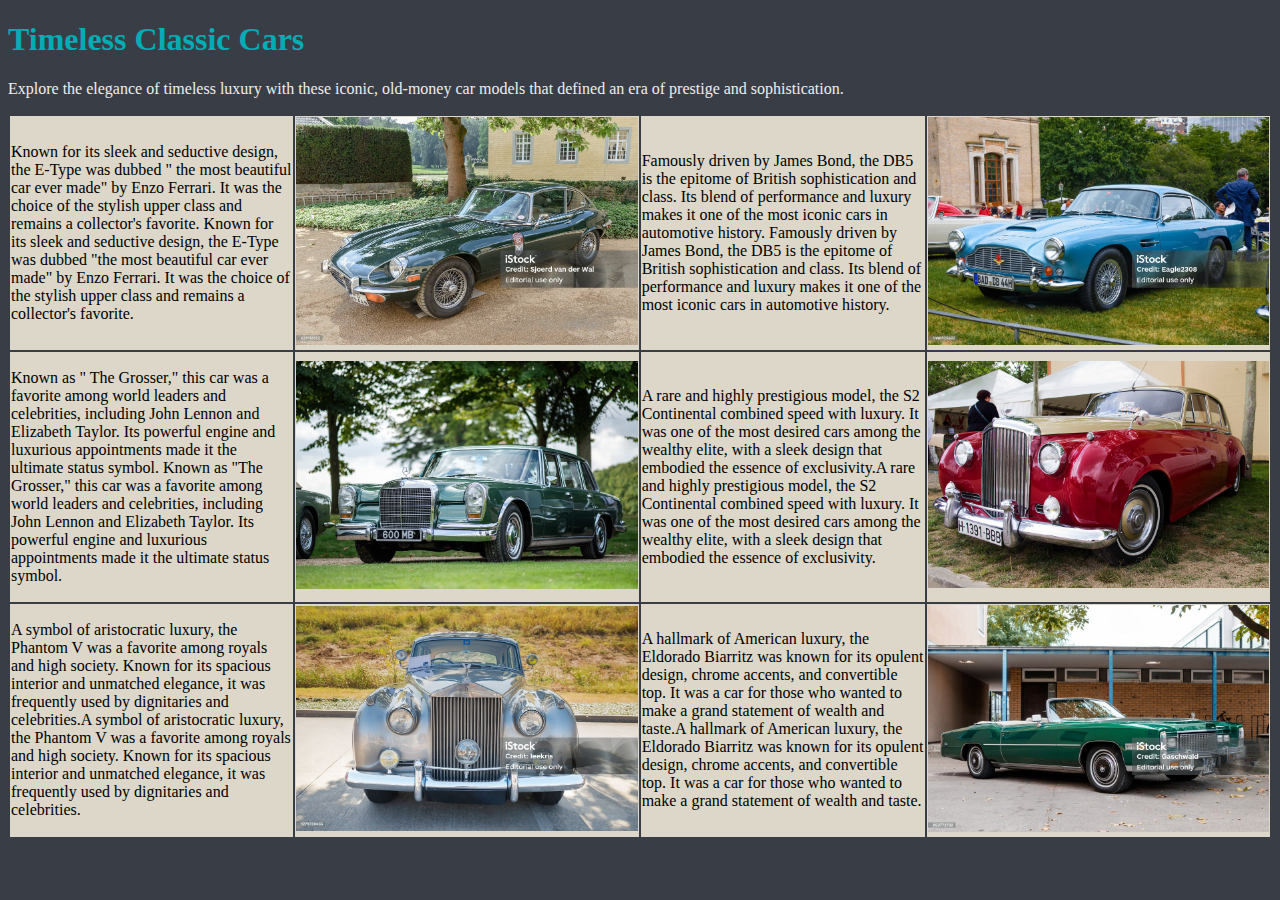
<file: 0x00-html-car_models/index.html>
<!DOCTYPE html>
<html>

<head> </head>

<body style="background-color: #393E46;">
    <!-- CAR MODELS
        1. H1 contans the Name of the page []
        2. paragraph contains one line of discription for the page []
        3. table with borders, 3x4:
                * 1 tr contains 4 td
                * 2 tr contains 4 td
                * 3 tr contains 4 td
                * 4 tr contains 4 td
        -->

    <h1 style="color: #00ADB5;">Timeless Classic Cars</h1>
    <p style="color: #EEEEEE;">Explore the elegance of timeless luxury with these iconic, old-money car models that
        defined an era of prestige and sophistication.</p>
    <table border="1" cellspacing="0" bordercolor="#393E46" style="background-color: #DCD7C9;">
        <tr>
            <td width="341.5""><p> Known for its sleek and seductive design, the E-Type was dubbed " the most beautiful
                car ever made" by Enzo Ferrari. It was the choice of the stylish upper class and remains a collector's
                favorite. Known for its sleek and seductive design, the E-Type was
                dubbed "the most beautiful car ever made" by Enzo Ferrari. It was the choice of the stylish upper class
                and remains a collector's favorite. </p></td>
            <td><img src="./img/jaguar_e-type_series.jpg" width=341.5" alt="Jaguar E-Type Series I (1961-1968)"></td>

            <td width="341.5">
                <p>Famously driven by James Bond, the DB5 is the epitome of British sophistication and class. Its blend
                    of performance and luxury makes it one of the most iconic cars in automotive history.
                    Famously driven by James Bond, the DB5 is the epitome of British sophistication and class. Its blend
                    of performance and luxury makes it one of the most iconic cars in automotive history.

                </p>
            </td>
            <td><img src="./img/aston_martin.jpg" width="341.5" alt="Aston Martin DB5 (1963-1965)"></td>
        </tr>




        <tr>
            <td width="341.5""><p> Known as " The Grosser," this car was a favorite among world leaders and celebrities,
                including John Lennon and Elizabeth Taylor. Its powerful engine and luxurious appointments made it the
                ultimate status symbol. Known as "The Grosser," this car was a favorite among world leaders and
                celebrities, including John Lennon and Elizabeth Taylor. Its powerful engine and luxurious appointments
                made it the ultimate status symbol. </p></td>
            <td><img src="./img/mercedes-benz_600.jpg" width=341.5" alt="Mercedes-Benz 600 (1963-1981)"></td>

            <td width="341.5">
                <p>A rare and highly prestigious model, the S2 Continental combined speed with luxury. It was one of the
                    most desired cars among the wealthy elite, with a sleek design that embodied the essence of
                    exclusivity.A rare and highly prestigious model, the S2 Continental combined speed with luxury. It
                    was one of the most desired cars among the wealthy elite, with a sleek design that embodied the
                    essence of exclusivity.
                </p>
            </td>
            <td><img src="./img/bentley_s2_continental.jpg" width="341.5" alt="Bentley S2 Continental (1959-1962)"></td>
        </tr>



        <tr>
            <td width="341.5""><p>A symbol of aristocratic luxury, the Phantom V was a favorite among royals and high society. Known for its spacious interior and unmatched elegance, it was frequently used by dignitaries and celebrities.A symbol of aristocratic luxury, the Phantom V was a favorite among royals and high society. Known for its spacious interior and unmatched elegance, it was frequently used by dignitaries and celebrities.
                </p></td>
                <td><img src=" ./img/rolls-royce_phantom_V.jpg" width=341.5" alt="Rolls-Royce Phantom V (1960s)"></td>

            <td width="341.5">
                <p>A hallmark of American luxury, the Eldorado Biarritz was known for its opulent design, chrome
                    accents, and convertible top. It was a car for those who wanted to make a grand statement of wealth
                    and taste.A hallmark of American luxury, the Eldorado Biarritz was known for its opulent design,
                    chrome accents, and convertible top. It was a car for those who wanted to make a grand statement of
                    wealth and taste.
                </p>
            </td>
            <td><img src="./img/cadillac_eldorado.jpg" width="341.5" alt="Cadillac Eldorado Biarritz (1957)"></td>
        </tr>
    </table>

</body>

</html>
</file>
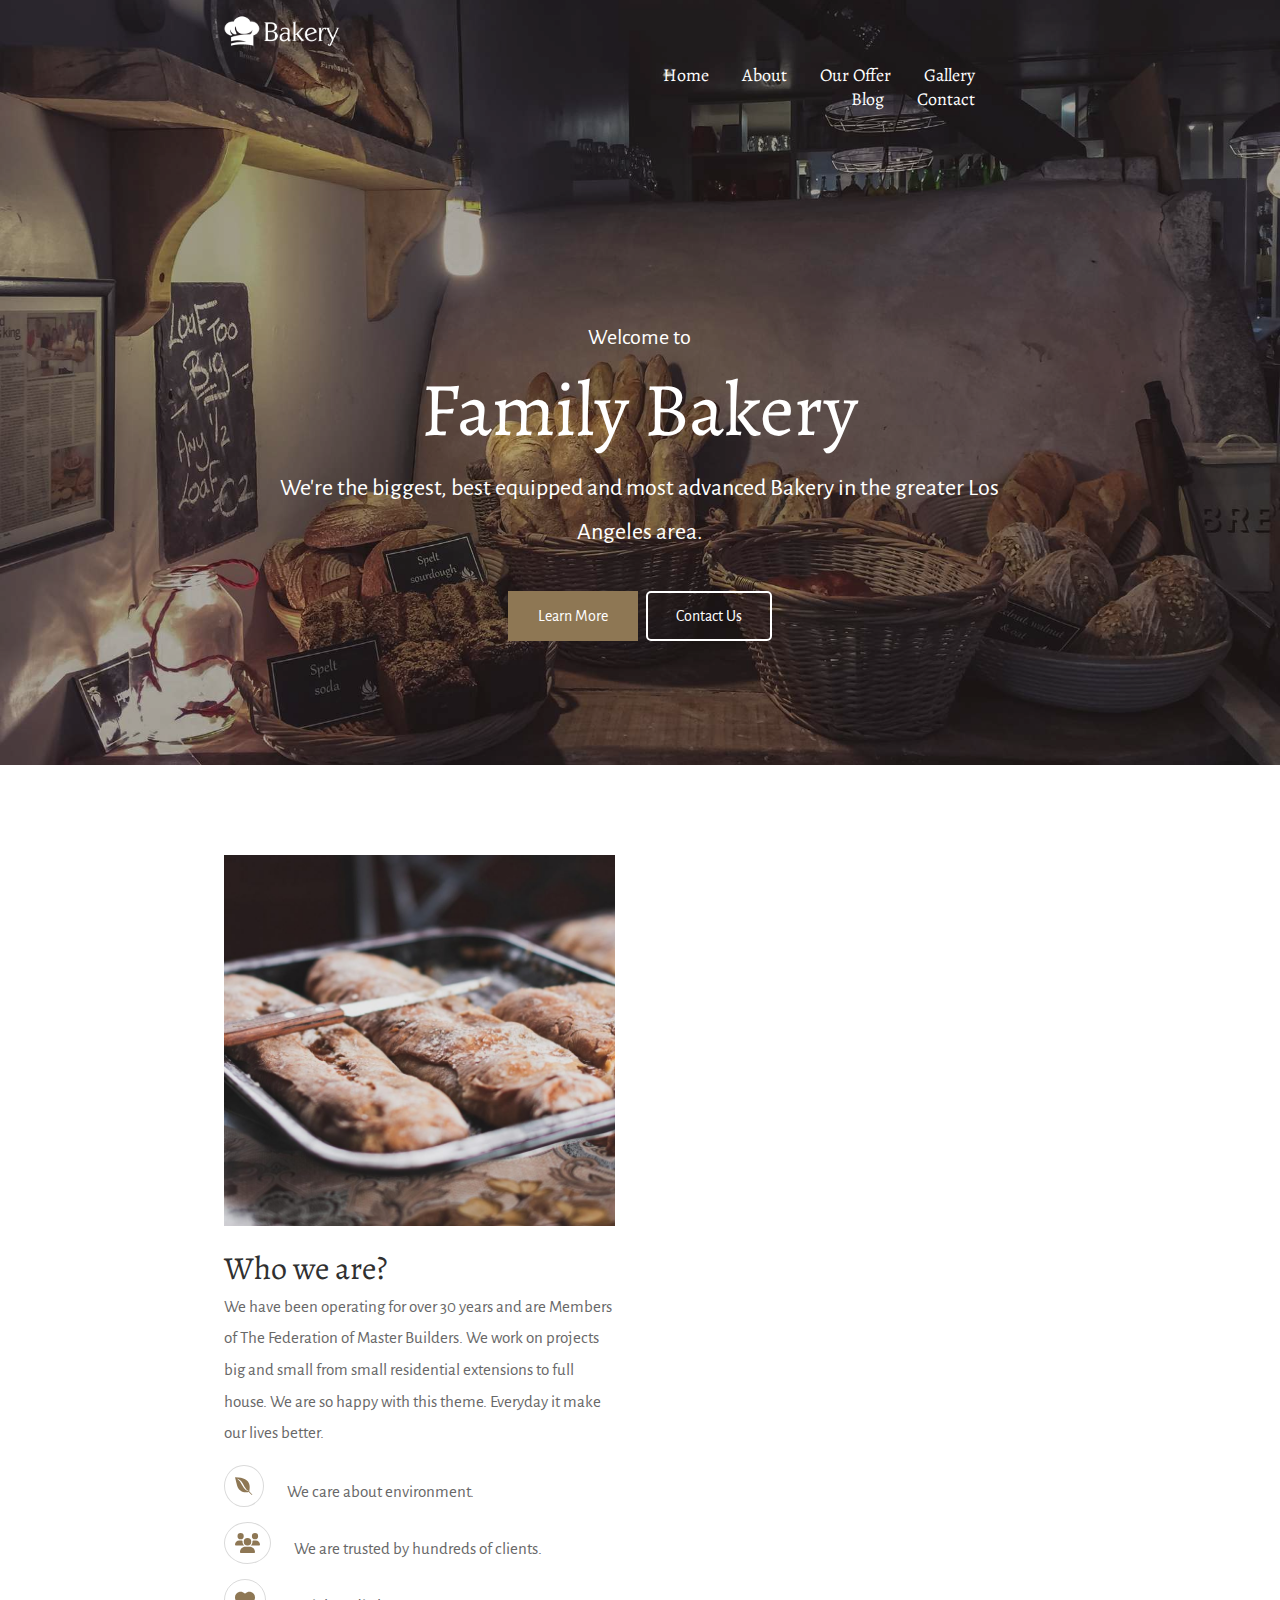
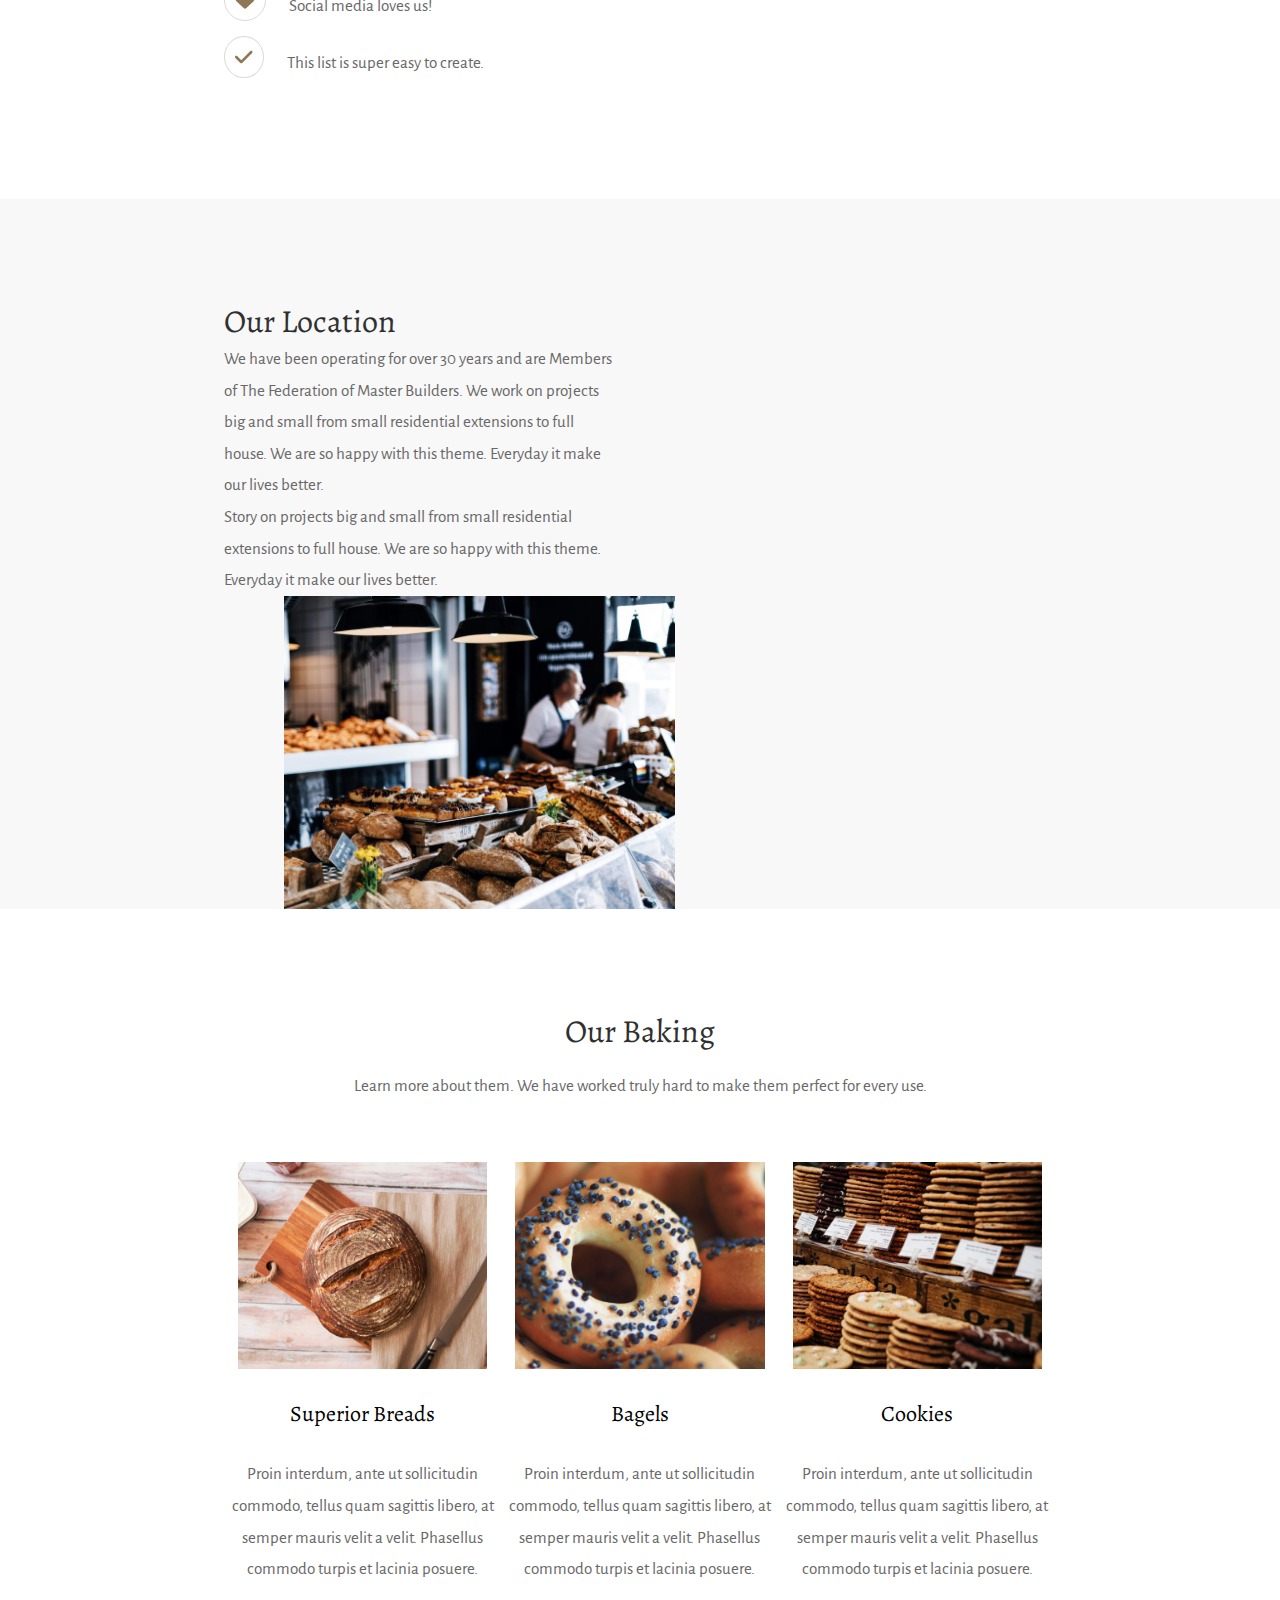
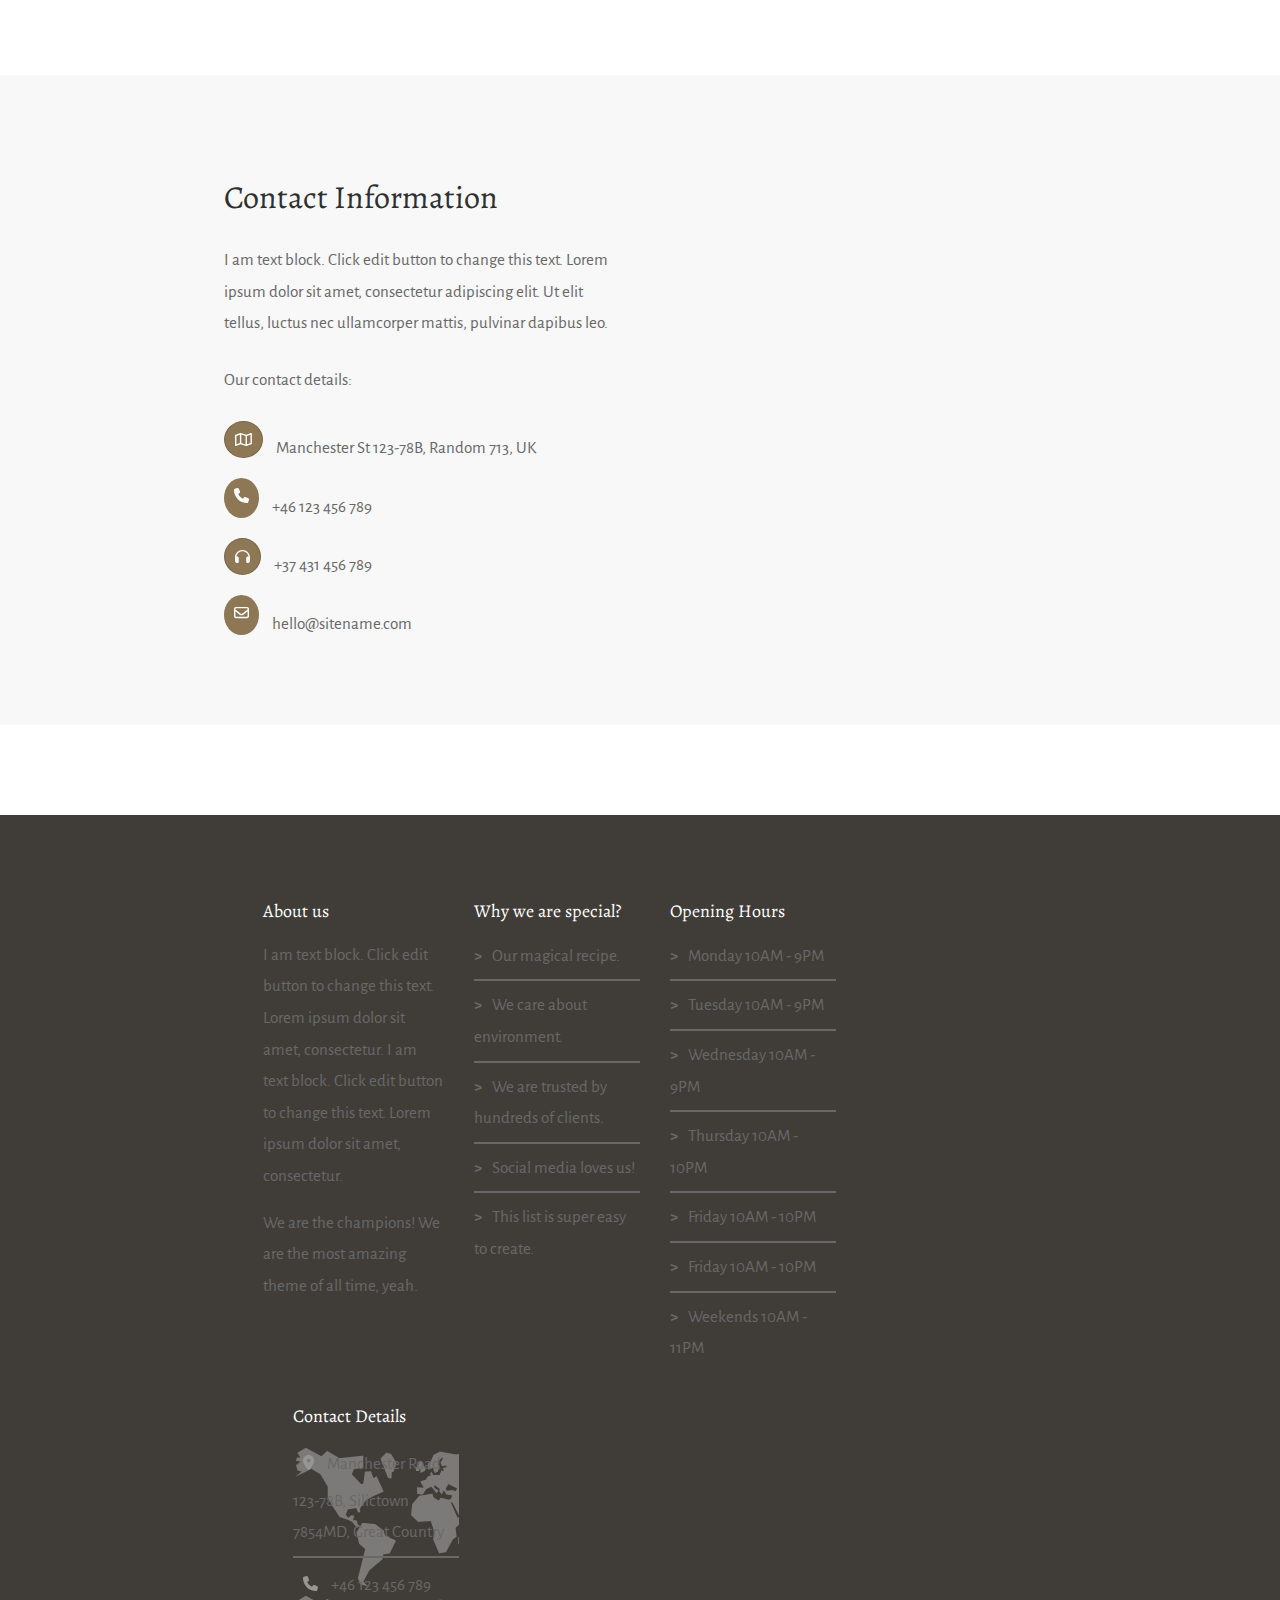
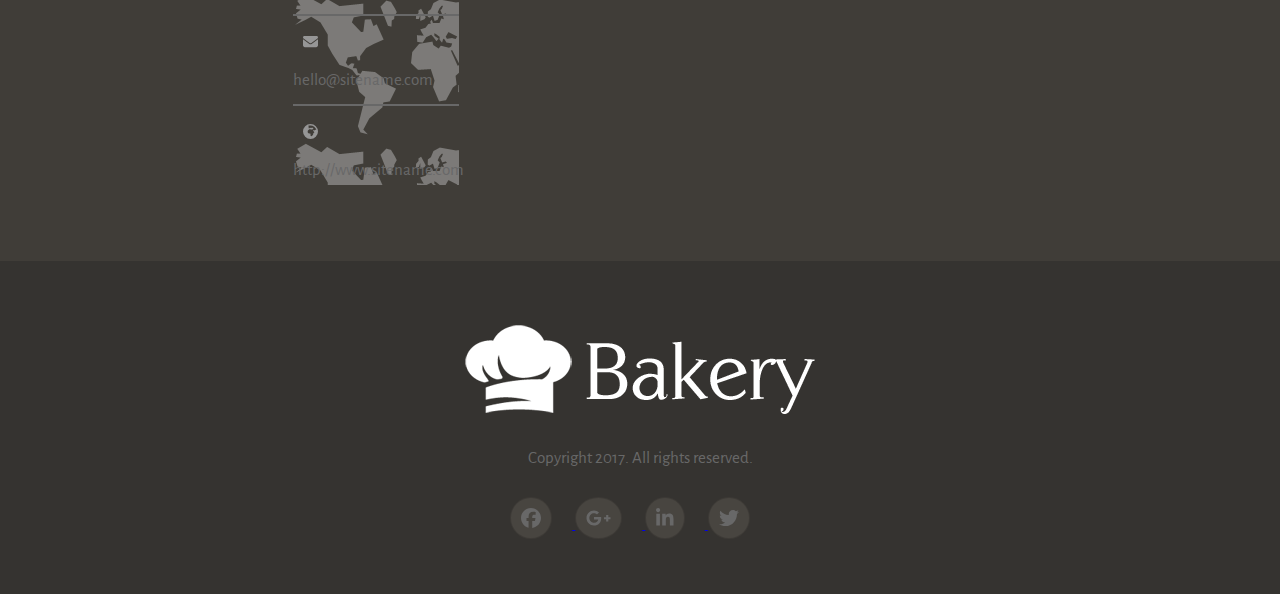
<file: 0x03-html-css-family-bakery/index.html>
<html>

<head>
  <link rel="preconnect" href="https://fonts.googleapis.com">
  <link rel="preconnect" href="https://fonts.gstatic.com" crossorigin>
  <link
    href="https://fonts.googleapis.com/css2?family=Alegreya+Sans:ital,wght@0,100;0,300;0,400;0,500;0,700;0,800;0,900;1,100;1,300;1,400;1,500;1,700;1,800;1,900&family=Alegreya:ital,wght@0,400..900;1,400..900&display=swap"
    rel="stylesheet">
  <!-- external -->
  <link rel="stylesheet" href="./css/all.min.css">
  <link rel="stylesheet" href="./css/style.css" />
</head>


<body>
  <div class="home-page">
    <div class="overlay">
      <div class="navbar">
        <div class="logo">
          <img src="./images/bakery-light-1.png" alt="bakery logo">
        </div>
        <div class="nav-hyperlinks">
          <ul>
            <li><a href="#">Home</a></li>
            <li><a href="#">About</a></li>
            <li><a href="#">Our Offer</a></li>
            <li><a href="#">Gallery</a></li>
            <li><a href="#">Blog</a></li>
            <li><a href="#">Contact</a></li>
          </ul>
        </div>
      </div>
      <div class="content">
        <span class="welcome">Welcome to</span>
        <h1 class="main-heading">Family Bakery</h1>
        <p>We're the biggest, best equipped and most advanced Bakery in the greater Los Angeles area.</p>

        <div class="buttons">
          <a class="button-1" href="#">Learn More</a>
          <a class="button-2" href="#">Contact Us</a>
        </div>
      </div>
    </div>
  </div>

  <div class="who-we-are">
    <div class="container">
      <div class="section-2-left">
        <img src="./images/alexandru-stavrica.jpg" alt="alexandru stavrica">
      </div>
      <div class="section-2-right">
        <h2>Who we are?</h2>
        <p>We have been operating for over 30 years and are Members of The Federation of Master Builders. We work on
          projects big and small from small residential extensions to full house. We are so happy with this theme.
          Everyday it make our lives better.</p>

        <ul>
          <li>
            <i class="fa-brands fa-envira"></i>
            <span>We care about environment.</span>
          </li>
          <li>
            <i class="fa-solid fa-users"></i>
            <span>We are trusted by hundreds of clients.</span>
          </li>
          <li>
            <i class="fa-solid fa-heart"></i>
            <span>Social media loves us!</span>
          </li>
          <li>
            <i class="fa-solid fa-check"></i>
            <span>This list is super easy to create.</span>
          </li>
        </ul>

      </div>
    </div>
  </div>

  <div class="location">
    <div class="container">
      <div class="location-left">
        <h2>Our Location</h2>
        <p>We have been operating for over 30 years and are Members of The Federation of Master Builders. We work on
          projects big and small from small residential extensions to full house. We are so happy with this theme.
          Everyday it make our lives better.</p>
        <p>Story on projects big and small from small residential extensions to full house. We are so happy with this
          theme. Everyday it make our lives better.</p>
      </div>
      <div class="location-right">
        <img src="./images/offer.jpg" alt="the location image">
      </div>
    </div>
  </div>

  <div class="our-baking">
    <div class="container">
      <div class="baking-heading">
        <h3>Our Baking</h3>
        <p>Learn more about them. We have worked truly hard to make them perfect for every use.</p>
      </div>

      <div class="item">
        <img src="./images/ben-garratt.jpg" alt="ben-garratt">
        <h4>Superior Breads</h4>
        <p>Proin interdum, ante ut sollicitudin commodo, tellus quam sagittis libero, at semper mauris velit a velit.
          Phasellus commodo turpis et lacinia posuere.</p>
      </div>
      <div class="item">
        <img src="./images/stas-ovsky.jpg" alt="stas-ovsky">
        <h4>Bagels</h4>
        <p>Proin interdum, ante ut sollicitudin commodo, tellus quam sagittis libero, at semper mauris velit a velit.
          Phasellus commodo turpis et lacinia posuere.</p>
      </div>
      <div class="item">
        <img src="./images/clem-onojeghuo.jpg" alt="clem-onojeghuo">
        <h4>Cookies</h4>
        <p>Proin interdum, ante ut sollicitudin commodo, tellus quam sagittis libero, at semper mauris velit a velit.
          Phasellus commodo turpis et lacinia posuere.</p>
      </div>
      <div class="clr"></div>

    </div>
  </div>

  <div class="contact">
    <div class="container">
      <div class="contact-left">
        <h2>Contact Information</h2>
        <p>I am text block. Click edit button to change this text. Lorem ipsum dolor sit amet, consectetur adipiscing
          elit. Ut elit tellus, luctus nec ullamcorper mattis, pulvinar dapibus leo.</p>
        <p>Our contact details:</p>

        <ul>
          <li>
            <i class="fa-regular fa-map"></i>
            <span>Manchester St 123-78B, Random 713, UK</span>
          </li>
          <li>
            <i class="fa-solid fa-phone"></i>
            <span>+46 123 456 789</span>
          </li>
          <li>
            <i class="fa-solid fa-headphones"></i>
            <span>+37 431 456 789</span>
          </li>
          <li>
            <i class="fa-regular fa-envelope"></i>
            <span>hello@sitename.com</span>
          </li>
        </ul>

      </div>
      <div class="contact-right">
        <iframe
          src="https://www.google.com/maps/embed?pb=!1m18!1m12!1m3!1d1780.1765779527118!2d31.403330180553194!3d31.06503624368572!2m3!1f0!2f0!3f0!3m2!1i1024!2i768!4f13.1!3m3!1m2!1s0x14f79d7e17e7d0c5%3A0x438392b79e59c492!2sMokhtar%20El-Masry%2C%20Mansoura%20Qism%202%2C%20El%20Mansoura%202%2C%20Dakahlia%20Governorate%207661420!5e0!3m2!1sen!2seg!4v1727823635569!5m2!1sen!2seg"
          width="600" height="550" style="border:0;" allowfullscreen="" loading="lazy"
          referrerpolicy="no-referrer-when-downgrade"></iframe>
      </div>
      <div class="clr"></div>
    </div>
  </div>

  <div class="footer">
    <div class="container">
      <div class="about-us">
        <h4>About us</h4>
        <p>I am text block. Click edit button to change this text. Lorem ipsum dolor sit amet, consectetur. I am text
          block. Click edit button to change this text. Lorem ipsum dolor sit amet, consectetur.</p>
        <p>We are the champions! We are the most amazing theme of all time, yeah.</p>
      </div>
      <div class="why-we-special">
        <h4>Why we are special?</h4>
        <ul>
          <li>
            <p><span class="symbol">></span>Our magical recipe.</p>
            <hr>
          </li>
          <li>
            <p><span class="symbol">></span>We care about environment.</p>
            <hr>
          </li>
          <li>
            <p><span class="symbol">></span>We are trusted by hundreds of clients.</p>
            <hr>
          </li>
          <li>
            <p><span class="symbol">></span>Social media loves us!</p>
            <hr>
          </li>
          <li>
            <p><span class="symbol">></span>This list is super easy to create.</p>

          </li>
          
        </ul>
      </div>


      <div class="opening-hours">
        <h4>Opening Hours</h4>
        <ul>
          <li>
            <p><span class="symbol">></span>Monday 10AM - 9PM</p>
            <hr>
          </li>
          <li>
            <p><span class="symbol">></span>Tuesday 10AM - 9PM</p>
            <hr>
          </li>
          <li>
            <p><span class="symbol">></span>Wednesday 10AM - 9PM</p>
            <hr>
          </li>
          <li>
            <p><span class="symbol">></span>Thursday 10AM - 10PM</p>
            <hr>
          </li>
          <li>
            <p><span class="symbol">></span>Friday 10AM - 10PM</p>
            <hr>
          </li> 
          <li>
            <p><span class="symbol">></span>Friday 10AM - 10PM</p>
            <hr>
          </li>
          
          <li>
            <p><span class="symbol">></span>Weekends 10AM - 11PM</p>

          </li>
          
        </ul>
      </div>

      <div class="contact-details">
        <h4>Contact Details</h4>
        <ul>
          <li>
            <i class="fa-solid fa-location-dot"></i>
            <span>Manchester Road 123-78B, Silictown 7854MD, Great Country</span>
            <hr>
          </li>
          
          <li>
            <i class="fa-solid fa-phone"></i>
            <span>+46 123 456 789</span>
            <hr>
          </li>

          <li>
            <i class="fa-solid fa-envelope"></i>
            <span>hello@sitename.com</span>
            <hr>
          </li>

          <li>
            <i class="fa-solid fa-earth-africa"></i>
            <span>http://www.sitename.com</span>

          </li>
          
        </ul>
      </div>


      <div class="clr"></div>
    </div>
  </div>

  <div class="copyright">
    <div class="container">

      <div class="logo-b">
        <img src="./images/bakery-light-1.png" alt="bakery-light">
      </div>
      
      <p>Copyright 2017. All rights reserved.</p>

      <div class="social-icons">
        <a href="#" class="facebook" target="_blank">
          <i class="fa-brands fa-facebook"></i>
        </a>
        <a href="#" class="google-plus" target="_blank">
          <i class="fa-brands fa-google-plus-g"></i>
        </a>
        <a href="#" class="linkedin" target="_blank">
          <i class="fa-brands fa-linkedin-in"></i>
        </a>
        <a href="#" class="twitter" target="_blank">
          <i class="fa-brands fa-twitter"></i> 
        </a>
      </div>
    </div>
  </div>

  <script src="js/all.min.js"></script>
</body>



  

</html>
</file>
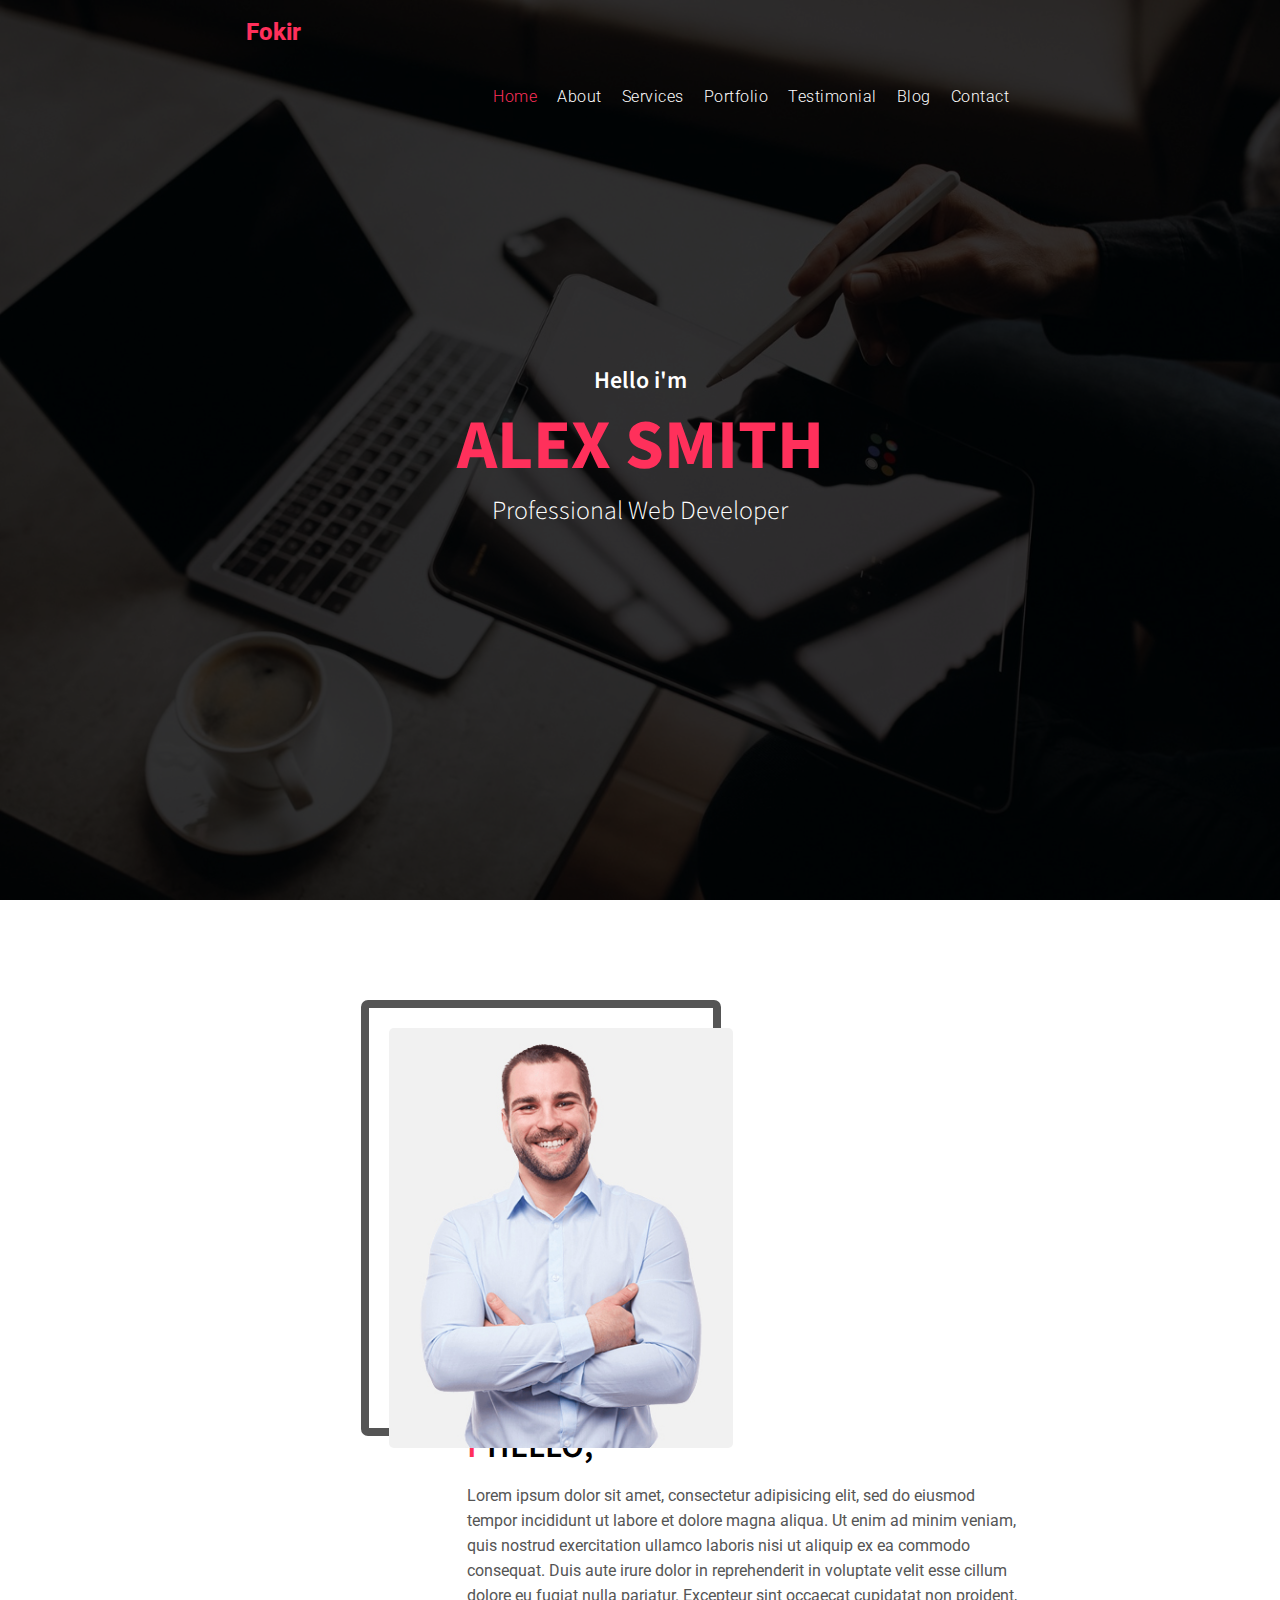
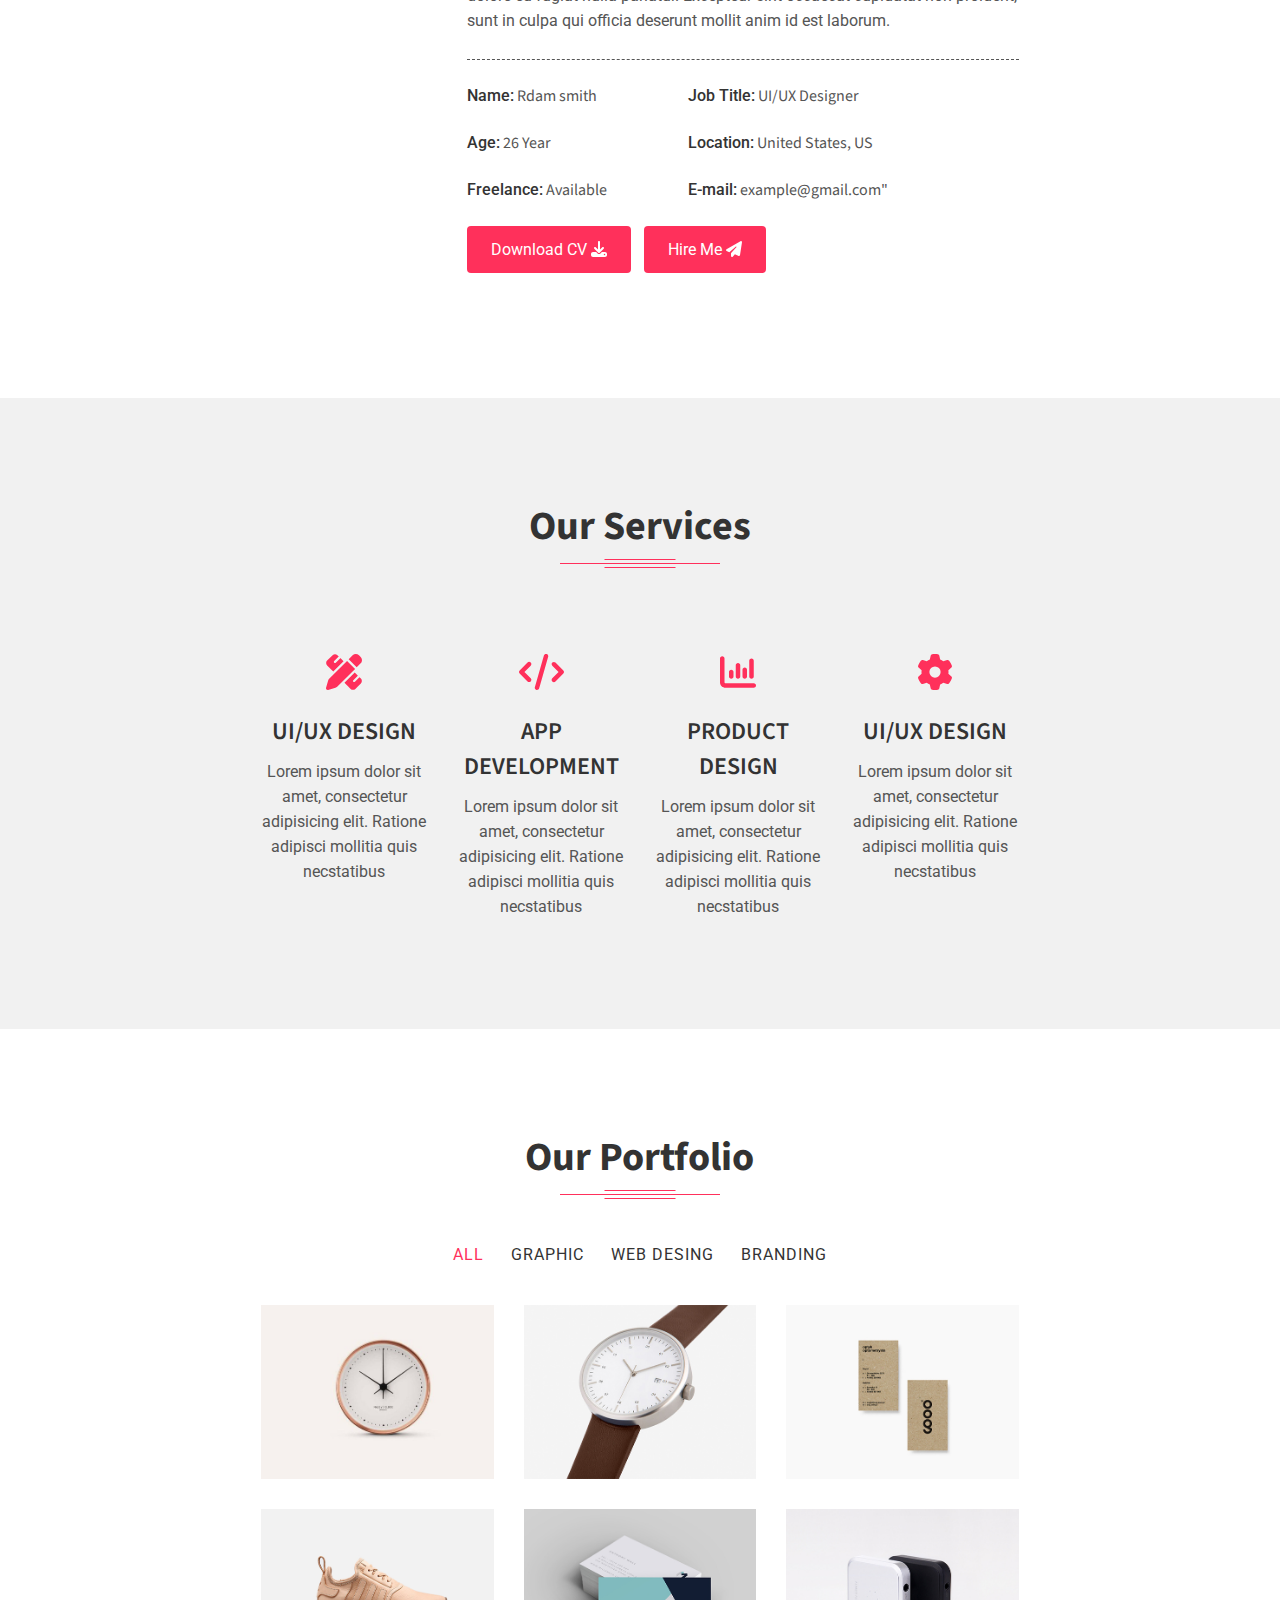
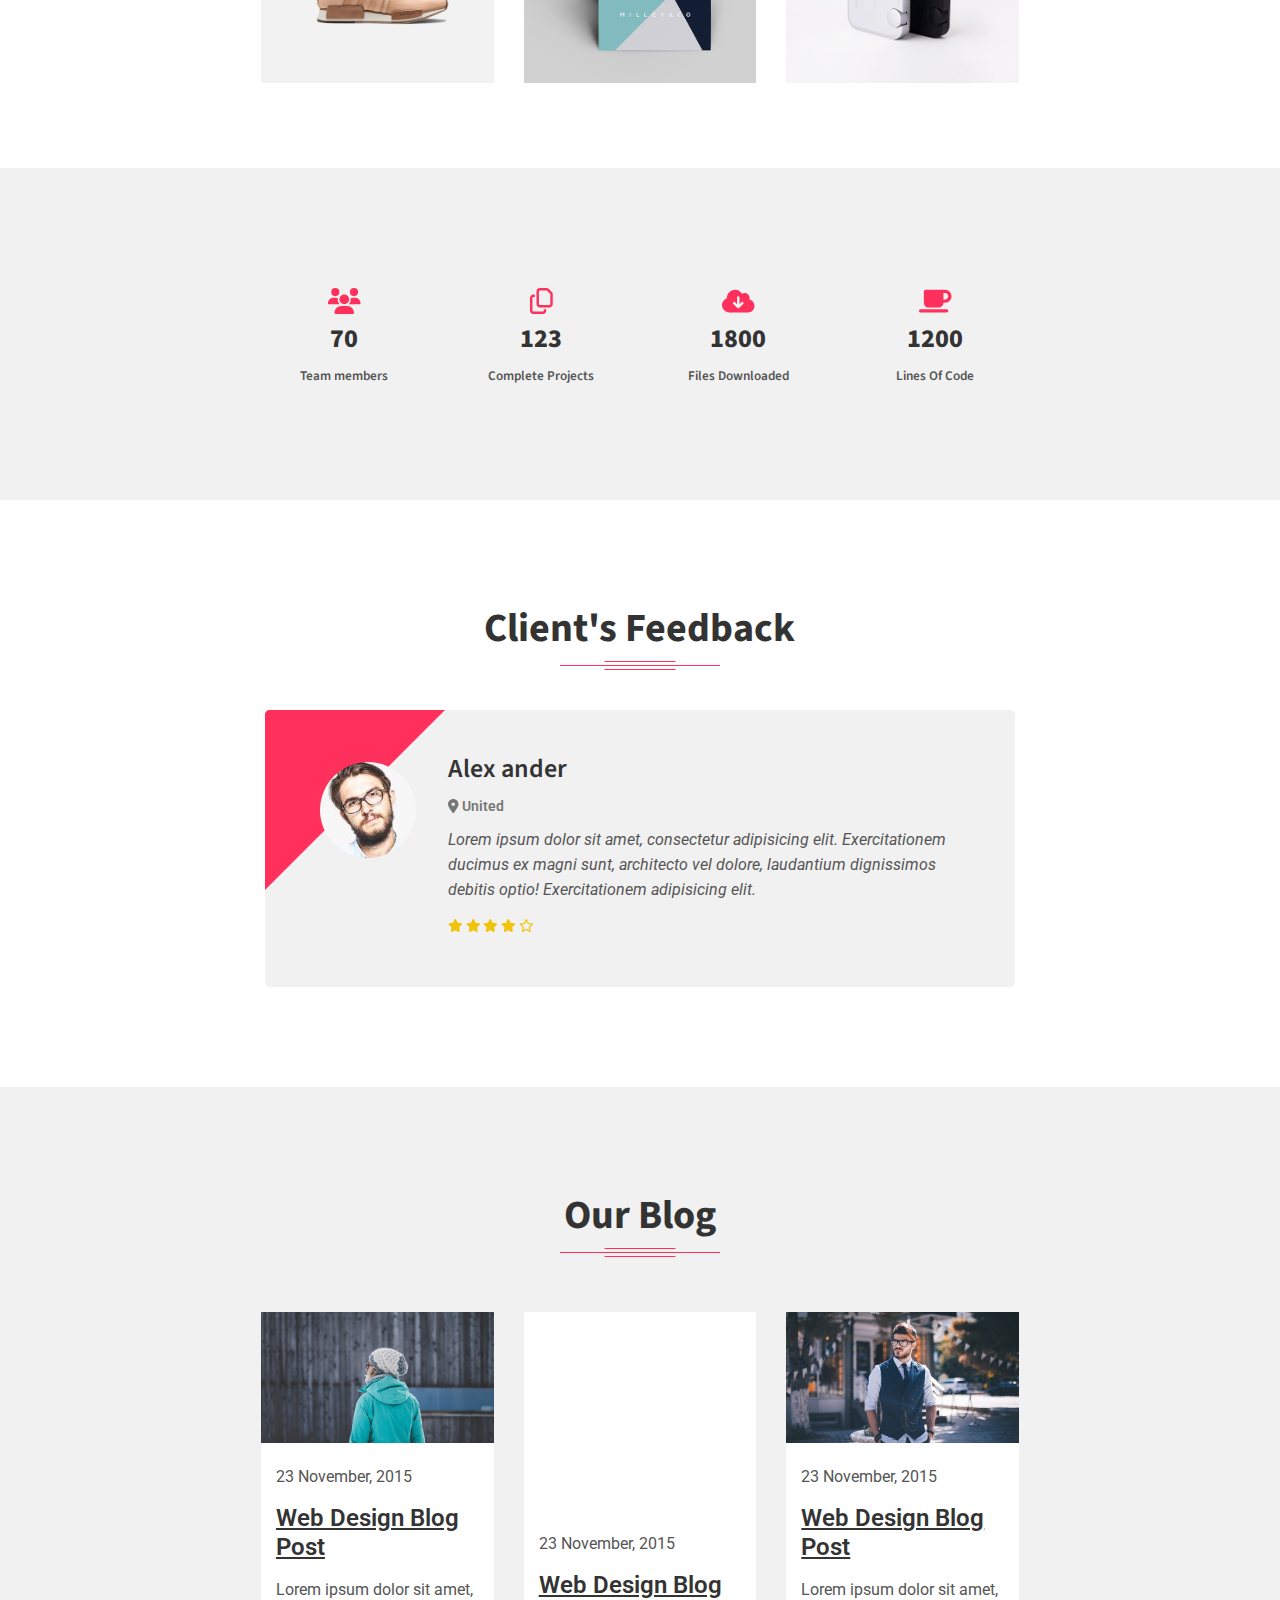
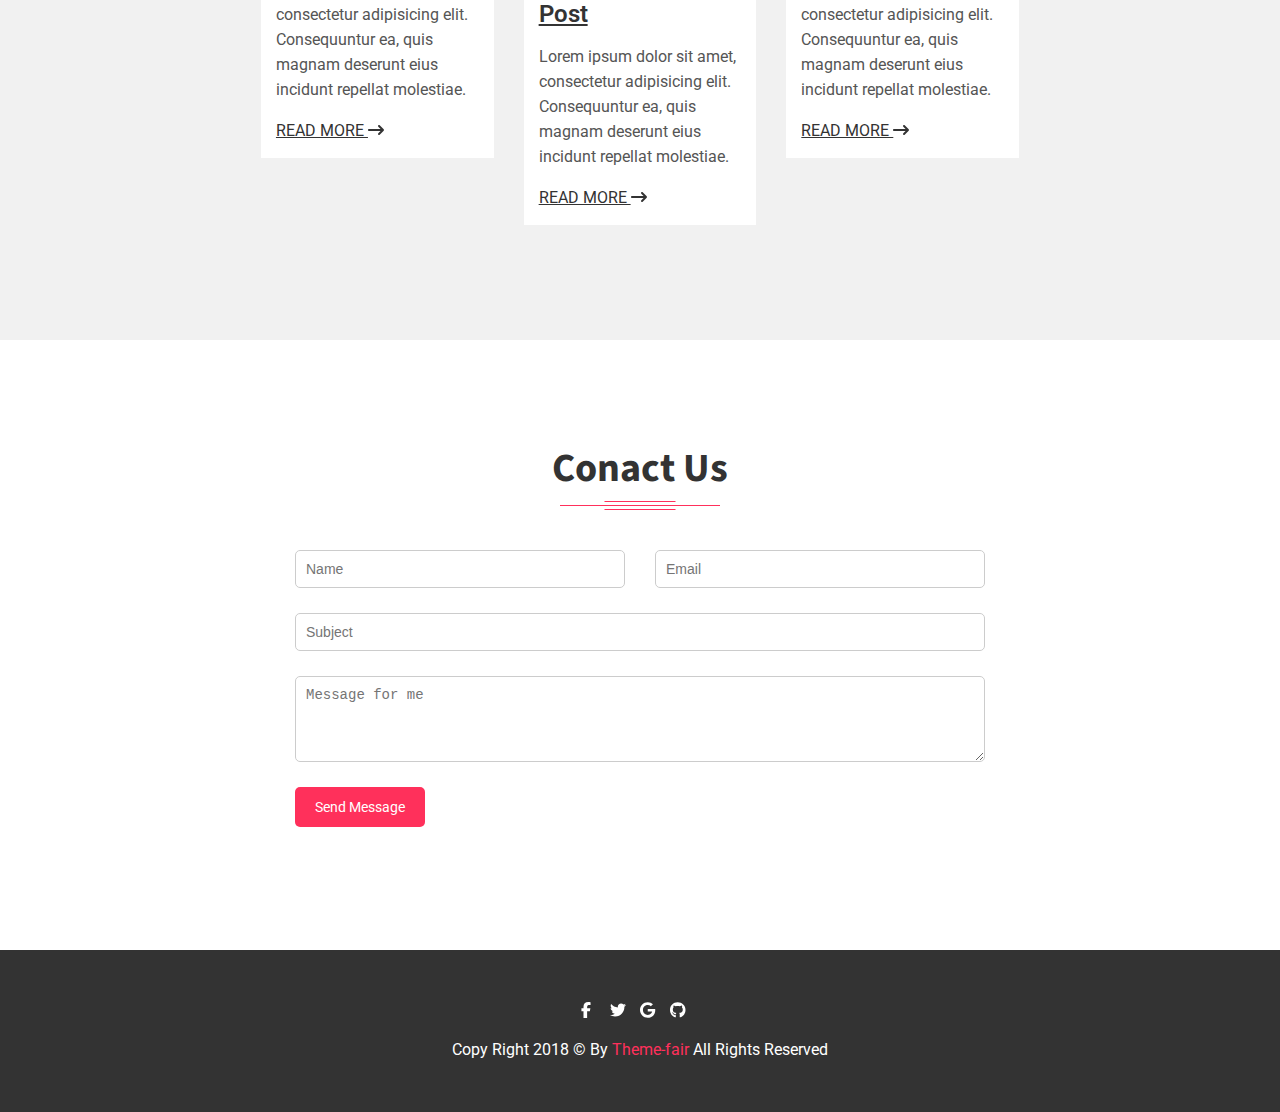
<file: 0x04-html-css-Fokir/index.html>
<!DOCTYPE html>
<html lang="en">

<head>
    <meta charset="UTF-8">
    <link rel="preconnect" href="https://fonts.googleapis.com">
    <link rel="preconnect" href="https://fonts.gstatic.com" crossorigin>
    <link
        href="https://fonts.googleapis.com/css2?family=Roboto:ital,wght@0,100;0,300;0,400;0,500;0,700;0,900;1,100;1,300;1,400;1,500;1,700;1,900&family=Source+Sans+3:ital,wght@0,200..900;1,200..900&display=swap"
        rel="stylesheet">

    <!-- external -->
    <link rel="stylesheet" href="./css/all.min.css">
    <link rel="stylesheet" href="./css/style.css">
</head>

<body>



    <!--==== home-area start ====-->
    <div class="home-area height-100-vh" id="home">
        <div class="overlay-bg">
            <header class="header-area">
                <div class="container">
                    <div class="header-logo">
                        <a href="index.html">Fokir</a>
                    </div>
                    <div class="header-links">
                        <ul>
                            <li><a href="#home" class="special-a">Home</a></li>
                            <li><a href="#about">About</a></li>
                            <li><a href="#services">Services</a></li>
                            <li><a href="#portfolio">Portfolio</a></li>
                            <li><a href="#testimonial">Testimonial</a></li>
                            <li><a href="#blog">Blog</a></li>
                            <li><a href="#contact">Contact</a></li>
                        </ul>
                    </div>
                    <div class="clr"></div>
                </div>
            </header>

            <div class="slider-text">
                <h3>Hello i'm</h3>
                <h1>ALEX SMITH</h1>
                <h4>Professional Web Developer</h4>
            </div>
        </div>

    </div>
    <!--==== home-area end ====-->

    <!--==== about-area start ====-->
    <div class="about-area" id="about">

        <div class="container">

            <div class="about-left">

                <div class="about-border">

                    <div class="img-box">

                        <img src="./images/about.jpg" alt="about me">
                        <div class="about-overlay">
                            <div class="social-icon">
                                <ul>
                                    <li><a href="#"><i class="fa-brands fa-facebook-f fa-lg"></i></a></li>
                                    <li><a href="#"><i class="fa-brands fa-twitter fa-lg"></i></a></li>
                                    <li><a href="#"><i class="fa-brands fa-google fa-lg"></i></a></li>
                                    <li><a href="#"><i class="fa-brands fa-github fa-lg"></i></a></li>
                                </ul>
                            </div>
                        </div>

                    </div>
                </div>
            </div>


            <div class="about-right">
                <div class="about-content">
                    <h2>HELLO,</h2>
                    <p class="dashed-line">Lorem ipsum dolor sit amet, consectetur adipisicing elit, sed do eiusmod
                        tempor incididunt ut
                        labore et dolore magna aliqua. Ut enim ad minim veniam, quis nostrud exercitation ullamco
                        laboris nisi ut aliquip ex ea commodo consequat. Duis aute irure dolor in reprehenderit in
                        voluptate velit esse cillum dolore eu fugiat nulla pariatur. Excepteur sint occaecat cupidatat
                        non proident, sunt in culpa qui officia deserunt mollit anim id est laborum.</p>
                    <ul>
                        <li>
                            <span>Name:</span> Rdam smith
                        </li>
                        <li>
                            <span>Job Title:</span> UI/UX Designer
                        </li>
                        <li>
                            <span>Age:</span> 26 Year
                        </li>
                        <li>
                            <span>Location:</span> United States, US
                        </li>
                        <li>
                            <span>Freelance:</span> Available
                        </li>
                        <li>
                            <span>E-mail:</span> example@gmail.com"
                        </li>
                        <div class="clr"></div>
                    </ul>
                    <div class="bottoms">
                        <a href="#download">
                            Download CV
                            <i class="fa-solid fa-download"></i>
                        </a>
                        <a href="#hire-me">
                            Hire Me
                            <i class="fa-solid fa-paper-plane"></i>
                        </a>
                    </div>
                </div>
            </div>
            <div class="clr"></div>
        </div>
    </div>
    <!--==== about-area end ====-->

    <!--==== services-area start ====-->
    <div class="services-area" id="services">
        <div class="container">
            <div class="section-title">
                <div class="heading">Our Services</div>
            </div>

            <div class="single-service">
                <div class="service-inner">
                    <div class="icon">
                        <i class="fa-solid fa-pen-ruler"></i>
                    </div>
                    <h3 class="the-h">UI/UX DESIGN</h3>
                    <p>Lorem ipsum dolor sit amet, consectetur adipisicing elit. Ratione adipisci mollitia quis
                        necstatibus</p>
                </div>
            </div>
            <div class="single-service">
                <div class="service-inner">
                    <div class="icon">
                        <i class="fa-solid fa-code"></i>
                    </div>
                    <h3 class="the-h">APP DEVELOPMENT</h3>
                    <p>Lorem ipsum dolor sit amet, consectetur adipisicing elit. Ratione adipisci mollitia quis
                        necstatibus</p>
                </div>
            </div>
            <div class="single-service">
                <div class="service-inner">
                    <div class="icon">
                        <i class="fa-solid fa-chart-column"></i>
                    </div>
                    <h3 class="the-h">PRODUCT DESIGN</h3>
                    <p>Lorem ipsum dolor sit amet, consectetur adipisicing elit. Ratione adipisci mollitia quis
                        necstatibus</p>
                </div>
            </div>
            <div class="single-service">
                <div class="service-inner">
                    <div class="icon">
                        <i class="fa-solid fa-gear"></i>
                    </div>
                    <h3 class="the-h">UI/UX DESIGN</h3>
                    <p>Lorem ipsum dolor sit amet, consectetur adipisicing elit. Ratione adipisci mollitia quis
                        necstatibus</p>
                </div>
            </div>
            <div class="clr"></div>

        </div>
    </div>
    <!--==== services-area end ====-->

    <!--==== portfolio-area start =====-->
    <div class="portfolio-area" id="portfolio">
        <div class="container">

            <div class="section-title">
                <h2 class="heading">Our Portfolio</h2>
            </div>

            <div class="portfolio-menu">
                <button class="special-button">ALL</button>
                <button>GRAPHIC</button>
                <button>WEB DESING</button>
                <button>BRANDING</button>
            </div>

            <div class="portfolio-grid">

                <div class="grid-item">
                    <div class="inner">
                        <img src="./images/portfolio/1.jpg" alt="Watch">
                        <div class="overlay">
                            <div class="overlay-icon">
                                <a href="#">
                                    <i class="fa-regular fa-file-image"></i>
                                </a>
                            </div>
                        </div>
                    </div>
                </div>

                <div class="grid-item">
                    <div class="inner">
                        <img src="./images/portfolio/2.jpg" alt="Watch with strap">
                        <div class="overlay">
                            <div class="overlay-icon">
                                <a href="#">
                                    <i class="fa-solid fa-link"></i>
                                </a>
                            </div>
                        </div>
                    </div>
                </div>

                <div class="grid-item">
                    <div class="inner">
                        <img src="./images/portfolio/3.jpg" alt="info paper">
                        <div class="overlay">
                            <div class="overlay-icon">
                                <a href="#">
                                    <i class="fa-regular fa-file-video"></i>
                                </a>
                            </div>
                        </div>
                    </div>
                </div>

                <div class="grid-item">
                    <div class="inner">
                        <img src="./images/portfolio/4.jpg" alt="shoes">
                        <div class="overlay">
                            <div class="overlay-icon">
                                <a href="#">
                                    <i class="fa-regular fa-file-image"></i>
                                </a>
                            </div>
                        </div>
                    </div>
                </div>

                <div class="grid-item">
                    <div class="inner">
                        <img src="./images/portfolio/5.jpg" alt="product box">
                        <div class="overlay">
                            <div class="overlay-icon">
                                <a href="#">
                                    <i class="fa-solid fa-link"></i>
                                </a>
                            </div>
                        </div>
                    </div>
                </div>

                <div class="grid-item">
                    <div class="inner">
                        <img src="./images/portfolio/6.jpg" alt="airpods case">
                        <div class="overlay">
                            <div class="overlay-icon">
                                <a href="#">
                                    <i class="fa-regular fa-file-image"></i>
                                </a>
                            </div>
                        </div>
                    </div>
                </div>
                <div class="clr"></div>

            </div>

        </div>
    </div>
    <!--==== portfolio-area end =====-->

    <!--==== statistics-area start =====-->
    <div class="statistics-area">
        <div class="container">
            <div class="single-fact">
                <div class="fact-inner">
                    <div class="fact-icon">
                        <i class="fa-solid fa-users"></i>
                    </div>
                    <div class="fact-numbers">
                        <h3>70</h3>
                        <h5>Team members</h5>
                    </div>

                </div>
            </div>
            <div class="single-fact">
                <div class="fact-inner">
                    <div class="fact-icon">
                        <i class="fa-regular fa-copy"></i>
                    </div>
                    <div class="fact-numbers">
                        <h3>123</h3>
                        <h5>Complete Projects</h5>
                    </div>

                </div>
            </div>
            <div class="single-fact">
                <div class="fact-inner">
                    <div class="fact-icon">
                        <i class="fa-solid fa-cloud-arrow-down"></i>
                    </div>
                    <div class="fact-numbers">
                        <h3>1800</h3>
                        <h5>Files Downloaded</h5>
                    </div>

                </div>
            </div>
            <div class="single-fact">
                <div class="fact-inner">
                    <div class="fact-icon">
                        <i class="fa-solid fa-mug-saucer"></i>
                    </div>
                    <div class="fact-numbers">
                        <h3>1200</h3>
                        <h5>Lines Of Code</h5>
                    </div>

                </div>
            </div>
            <div class="clr"></div>
        </div>
    </div>
    <!--==== statistics-area end =====-->


    <!--==== testimonial-area start =====-->
    <div class="testimonial-area" id="testimonial">
        <div class="container">
            <div class="section-title">
                <div class="heading">Client's Feedback</div>
            </div>
        </div>
        <div class="feedback-box">
            <div class="feedback-container">
                <div class="feedback-item">
                    <div class="feedback-img">
                        <img src="./images/feedback.jpg" alt="man image">
                    </div>
                    <div class="item-content">
                        <h3>Alex ander</h3>
                        <h4>
                            <a href="#">
                                <i class="fa-solid fa-location-dot"></i>
                                United
                            </a>
                        </h4>
                        <p>Lorem ipsum dolor sit amet, consectetur adipisicing elit. Exercitationem ducimus ex magni
                            sunt,
                            architecto vel dolore, laudantium dignissimos debitis optio! Exercitationem adipisicing
                            elit.</p>
                        <div class="stars">
                            <i class="fa-solid fa-star"></i>
                            <i class="fa-solid fa-star"></i>
                            <i class="fa-solid fa-star"></i>
                            <i class="fa-solid fa-star"></i>
                            <i class="fa-regular fa-star"></i>

                        </div>
                    </div>
                    <div class="clr"></div>
                </div>
            </div>
        </div>
    </div>
    <!--==== testimonial-area end =====-->


    <!--==== blog-area start =====-->
    <div class="blog-area" id="blog">
        <div class="section-title">
            <div class="heading">Our Blog</div>
        </div>
        <div class="container">
            <div class="single-blog">
                <div class="blog-inner">
                    <div class="blog-img">

                        <a href="blog-details.html">
                            <img src="./images/blog/12.jpg" alt="blog post image">
                        </a>
                    </div>

                    <div class="blog-content">
                        <div class="blog-date">
                            <p> 23 November, 2015</p>
                        </div>

                        <h3><a href="blog-details.html">Web Design Blog Post</a></h3>
                        <p>Lorem ipsum dolor sit amet, consectetur adipisicing elit. Consequuntur ea, quis magnam
                            deserunt
                            eius
                            incidunt repellat molestiae.
                        </p>
                        <div class="read-me">
                            <h3>
                                <a href="blog-details.html">
                                    READ MORE
                                    <i class="fa fa-arrow-right-long"></i>
                                </a>
                            </h3>
                        </div>
                    </div>
                </div>
            </div>
            <div class="single-blog">
                <div class="blog-inner">
                    <div class="blog-img">
                        <iframe src="https://www.youtube.com/embed/uVju5--RqtY?feature=oembed" frameborder=""></iframe>
                    </div>

                    <div class="blog-content">
                        <div class="blog-date">
                            <p> 23 November, 2015</p>
                        </div>

                        <h3><a href="blog-details.html">Web Design Blog Post</a></h3>
                        <p>Lorem ipsum dolor sit amet, consectetur adipisicing elit. Consequuntur ea, quis magnam
                            deserunt
                            eius
                            incidunt repellat molestiae.
                        </p>
                        <div class="read-me">
                            <h3>
                                <a href="blog-details.html">
                                    READ MORE
                                    <i class="fa fa-arrow-right-long"></i>
                                </a>
                            </h3>
                        </div>
                    </div>
                </div>
            </div>
            <div class="single-blog">
                <div class="blog-inner">
                    <div class="blog-img">

                        <a href="blog-details.html">
                            <img src="./images/blog/32.jpg" alt="blog post image">
                        </a>
                    </div>

                    <div class="blog-content">
                        <div class="blog-date">
                            <p> 23 November, 2015</p>
                        </div>

                        <h3><a href="blog-details.html">Web Design Blog Post</a></h3>
                        <p>Lorem ipsum dolor sit amet, consectetur adipisicing elit. Consequuntur ea, quis magnam
                            deserunt
                            eius
                            incidunt repellat molestiae.
                        </p>
                        <div class="read-me">
                            <h3>
                                <a href="blog-details.html">
                                    READ MORE
                                    <i class="fa fa-arrow-right-long"></i>
                                </a>
                            </h3>
                        </div>
                    </div>
                </div>
            </div>
            <div class="clr"></div>
        </div>
    </div>
    <!--==== blog-area end =====-->


    <!--==== contact-area start =====-->
    <div class="contact-area" id="contact">
        <div class="section-title">
            <div class="heading">Conact Us</div>
        </div>
        <div class="container">
            <form id="contacts" method="post" target="_blank">
                <div class="user">
                    <div class="user-name">
                        <input type="text" required placeholder="Name" name="name" id="name" class="form-control"
                            data-error="Firstname is required.">
                    </div>
                    <div class="user-email">
                        <input type="email" required placeholder="Email" name="name" id="name" class="form-control"
                            data-error="Valid email is required.">
                    </div>
                    <div class="clr"></div>
                </div>
                <div class="subject">
                    <input type="text" data-error="Subject is required." required placeholder="Subject"
                        class="form-control" name="subject" id="subject">
                </div>
                <div class="message">
                    <textarea data-error="Please,leave us a message." required rows="4" placeholder="Message for me"
                        class="form-control" name="message" id="message"></textarea>
                    <input type="submit" value="Send Message" class="btn-submit">
                </div>
            </form>
        </div>

    </div>
    <!--==== contact-area end =====-->

    <!--==== footer-area start =====-->
    <div class="footer-area">
        <div class="container">
            <div class="footer-icons">
                <ul>
                    <li><a href="#"><i class="fa-brands fa-facebook-f"></i></a></li>
                    <li><a href="#"><i class="fa-brands fa-twitter"></i></a></li>
                    <li><a href="#"><i class="fa-brands fa-google"></i></a></li>
                    <li><a href="#"><i class="fa-brands fa-github"></i></a></li>
                </ul>
            </div>
            <p class="copy-right">Copy Right 2018 © By <a href="#">Theme-fair</a> All Rights Reserved</p>
        </div>
    </div>
    <!--==== footer-area end =====-->

    <script src="js/all.min.js"></script>
</body>

</html>
</file>
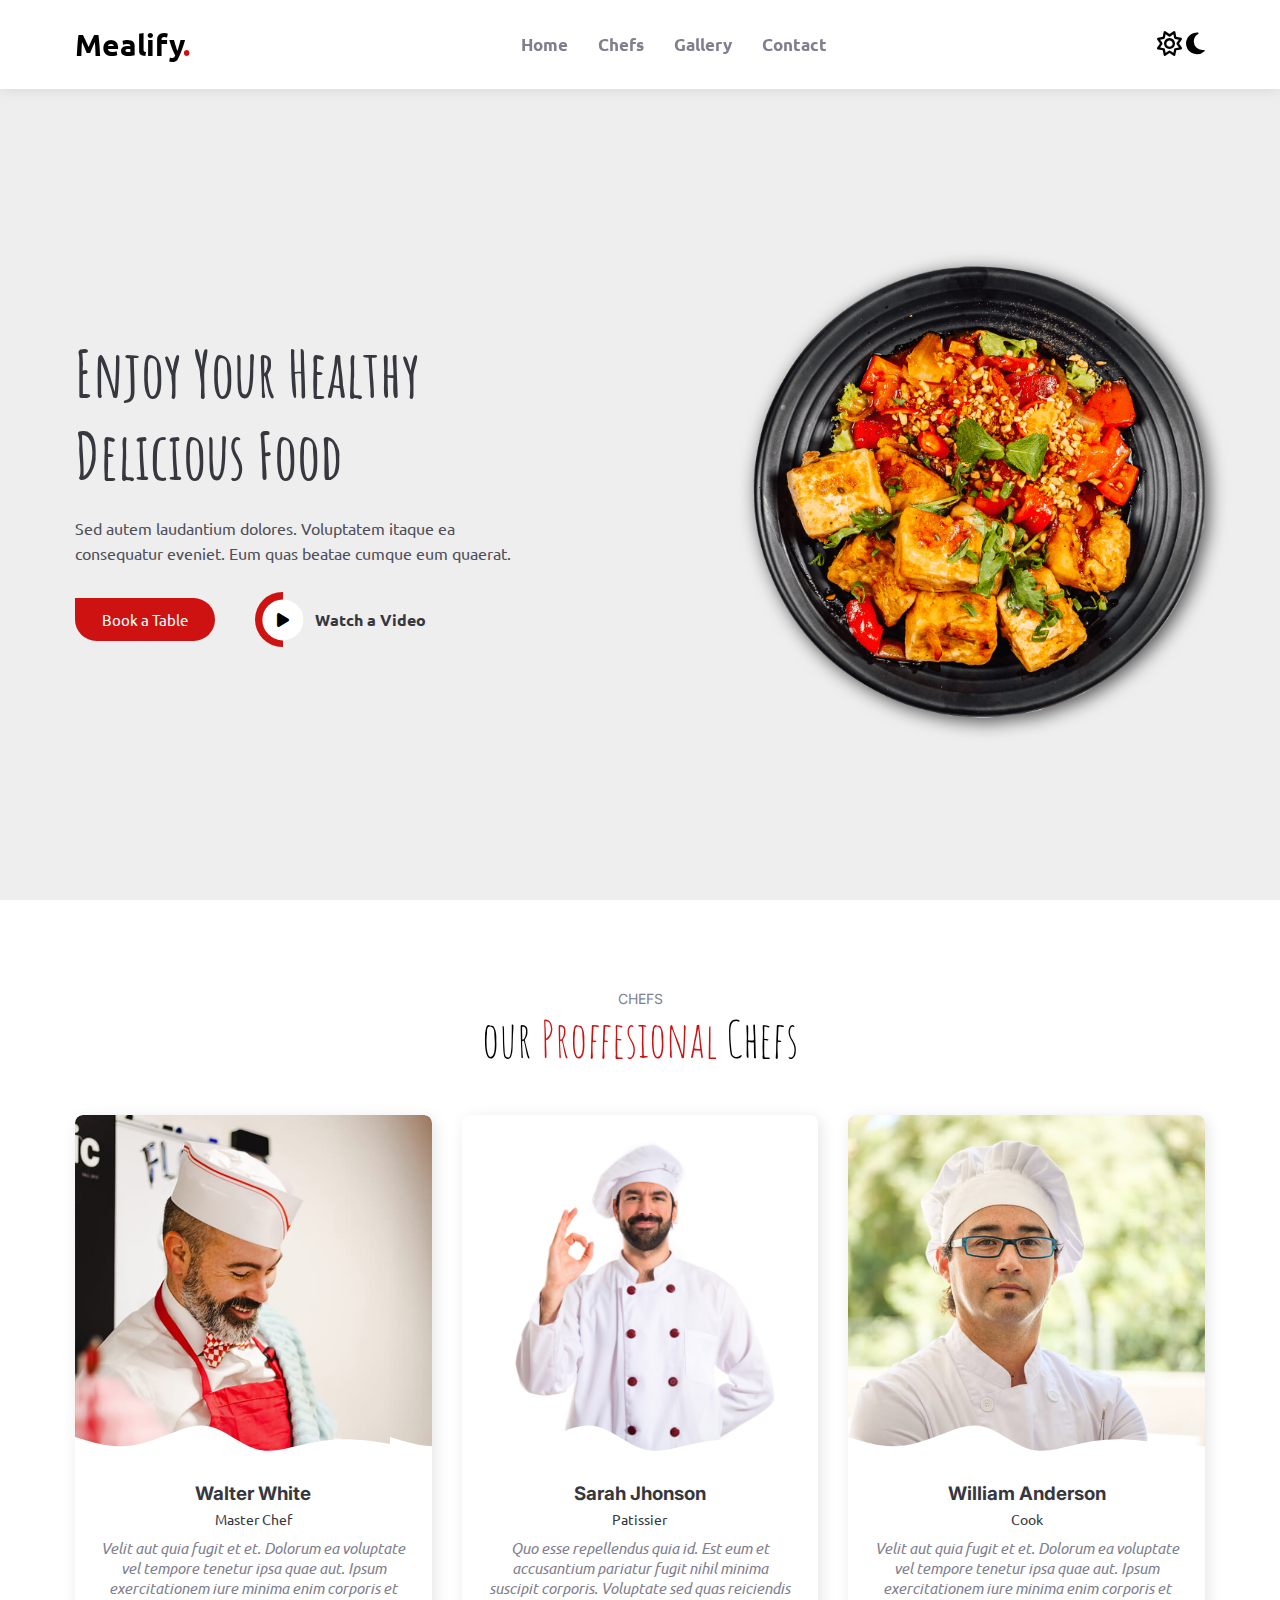
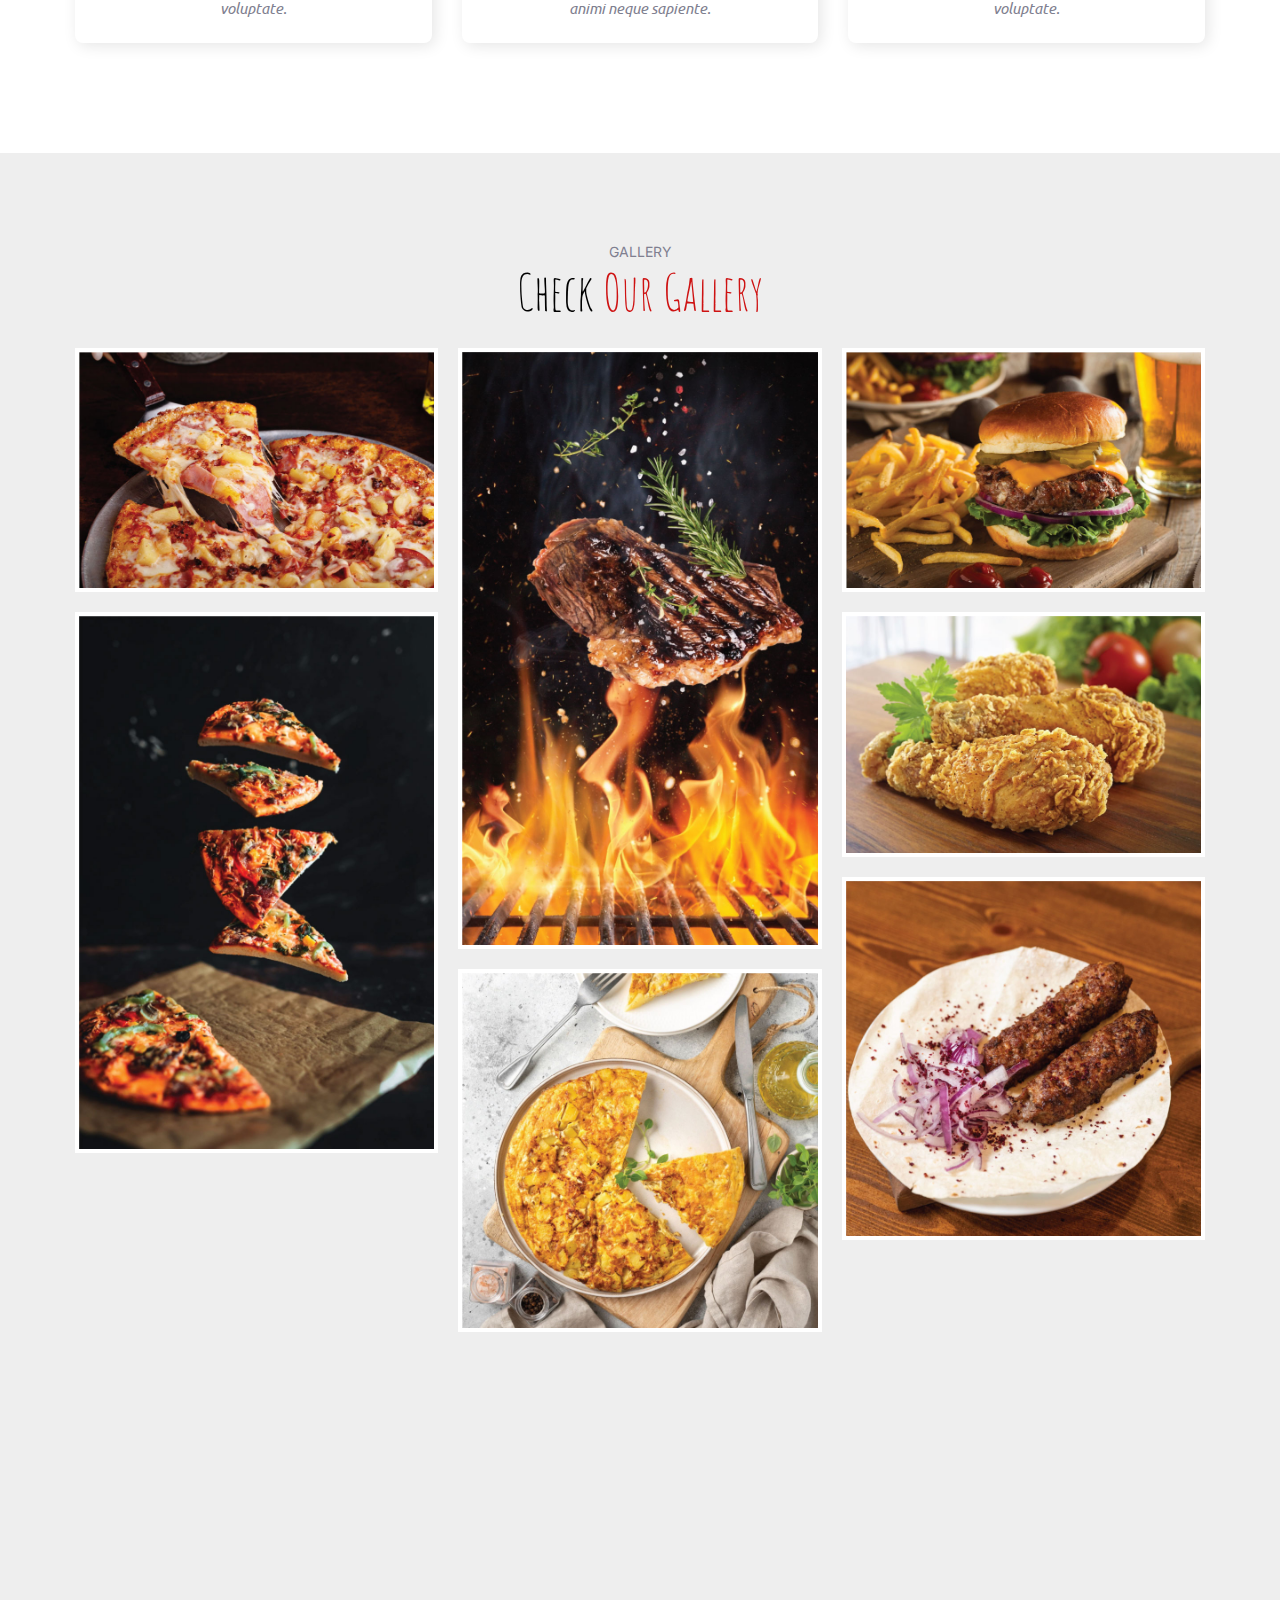
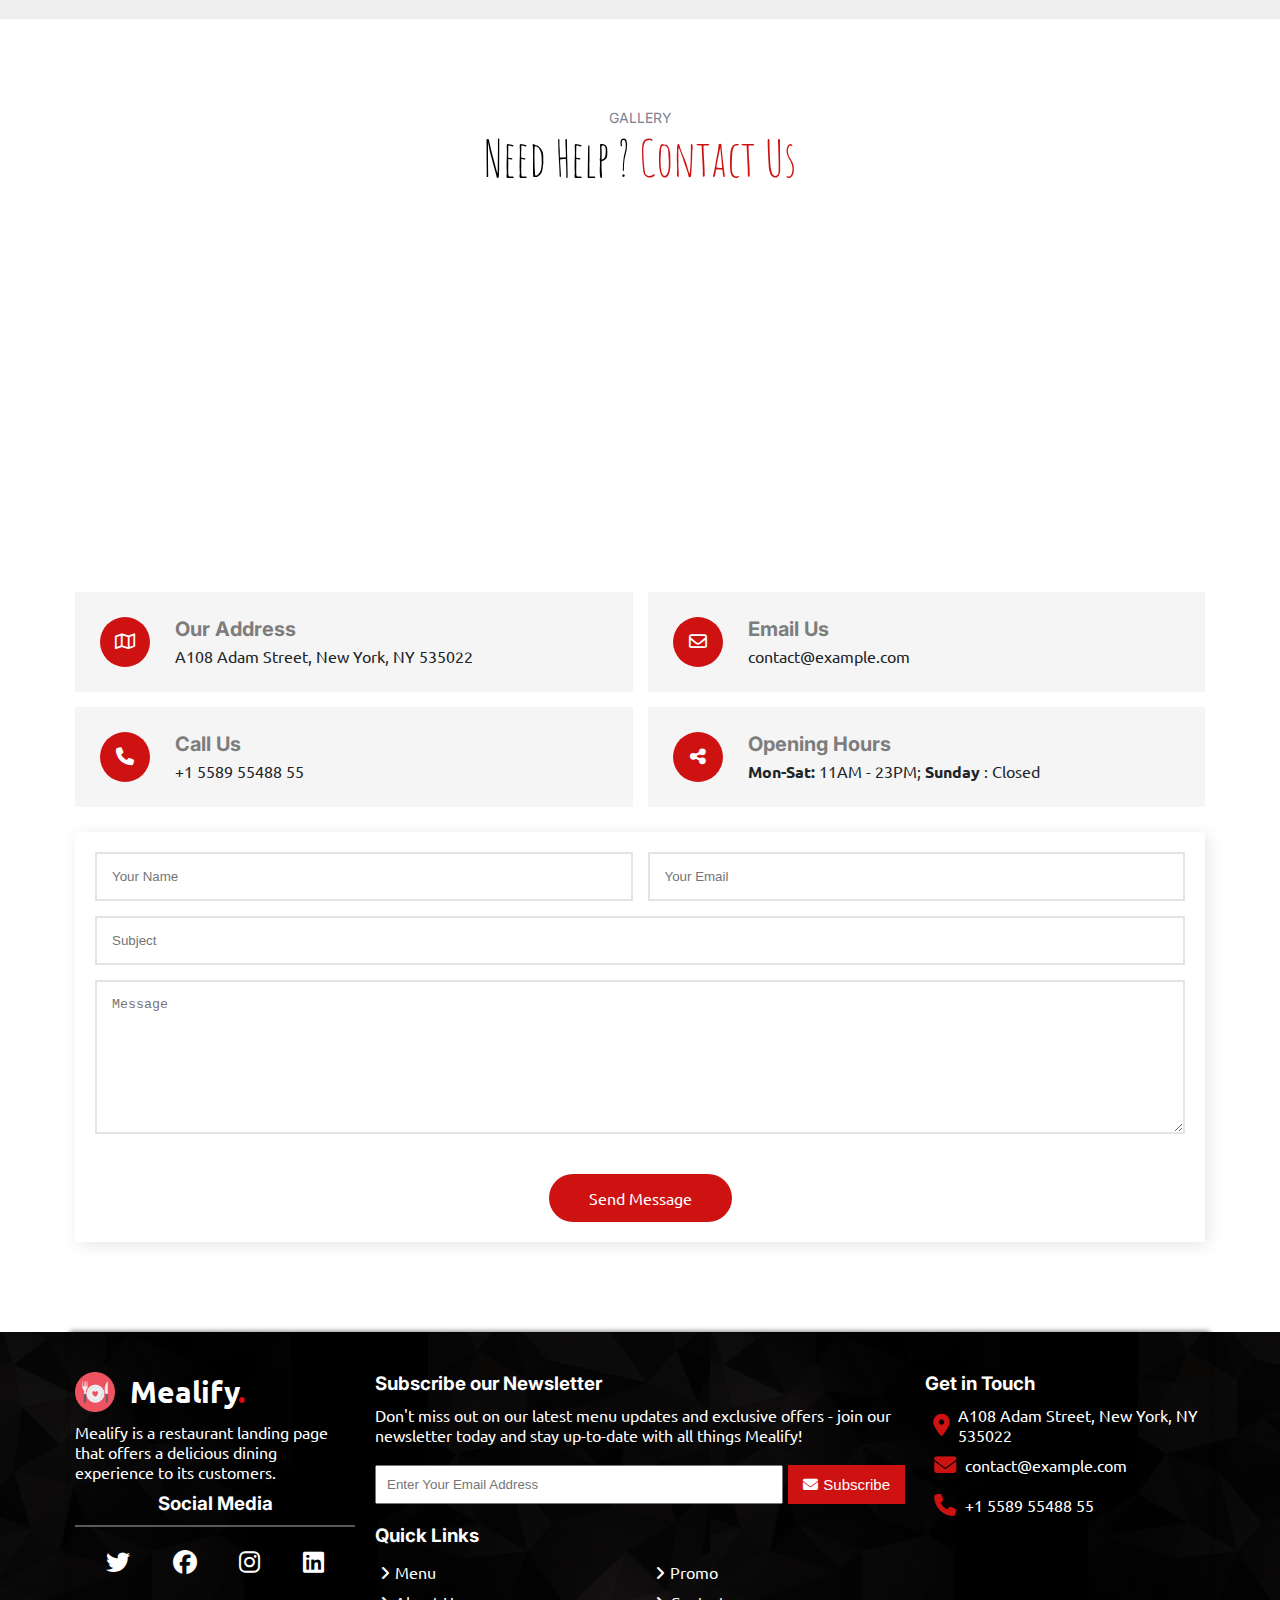
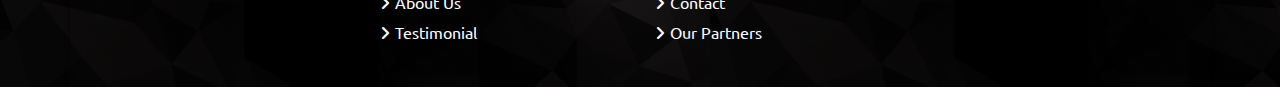
<file: 0x05-html-css-Mealify/index.html>
<!DOCTYPE html>
<html lang="en">

<head>
    <meta charset="UTF-8">
    <meta name="viewport" content="width=device-width, initial-scale=1.0">
    <title>Mealify</title>


    <!--==== fonts ====-->
    <link rel="preconnect" href="https://fonts.googleapis.com">
    <link rel="preconnect" href="https://fonts.gstatic.com" crossorigin>
    <link
        href="https://fonts.googleapis.com/css2?family=Amatic+SC:wght@400;700&family=Inter:ital,opsz,wght@0,14..32,100..900;1,14..32,100..900&family=Ubuntu:ital,wght@0,300;0,400;0,500;0,700;1,300;1,400;1,500;1,700&display=swap"
        rel="stylesheet">



    <!--==== external ====-->
    <link rel="stylesheet" href="./css/all.min.css">
    <link rel="stylesheet" href="./css/style.css">
    <!-- <link rel="stylesheet" href="https://cdnjs.cloudflare.com/ajax/libs/font-awesome/6.6.0/css/all.min.css"> -->
    <link rel="stylesheet" href="./css/media.css">
</head>

<body>

    <!--==== nav-area start ====-->
    <nav>
        <div class="container flex flex-jc-sb flex-ai-c wrap">
            <h1><a href="index.html" class="nav-logo">Mealify</a></h1>
            <ul id="nav-links" class="nav-links flex ">
                <a href="#home" class="close-icon"><i class="fa-solid fa-xmark"></i></a>
                <li><a href="#home">Home</a></li>
                <li><a href="#chefs">Chefs</a></li>
                <li><a href="#gallery">Gallery</a></li>
                <li><a href="#contact">Contact</a></li>
            </ul>
            <div class="mode-switch">
                <label for="mode" class="light"><i class="fa-regular fa-sun"></i></label>
                <label for="mode" class="dark"><i class="fa-solid fa-moon"></i></label>
                <input type="checkbox" id="mode" class="mode" aria-hidden="true" hidden>
            </div>
            <a href="#nav-links" class="menu-icon"><i class="fa-solid fa-bars"></i></a>
        </div>
    </nav>
    <!--==== nav-area end ====-->

    <!--==== header-area start ====-->
    <header id="home" class="home flex flex-ai-c">
        <div class="container flex flex-jc-sb wrap flex-ai-c">
            <div class="header-content">
                <h2>Enjoy Your Healthy <br> Delicious Food</h2>
                <p>Sed autem laudantium dolores. Voluptatem itaque ea consequatur eveniet. Eum quas beatae cumque eum
                    quaerat.</p>
                <div class="hc-btns flex flex-ai-c">
                    <a href="#contact" class="contact-btn">Book a Table</a>
                    <a href="" class="vid-btn flex flex-ai-c" target="_blank">
                        <div class="vid-icon flex flex-ai-c flex-jc-c"><i class="fa-solid fa-play"></i></div>
                        <p>Watch a Video</p>
                    </a>
                </div>
            </div>
            <div class="header-img"><img src="./images/hero-img.png" alt="chicken dish"></div>
        </div>
    </header>
    <!--==== header-area start ====-->

    <!--==== chefs-area start ====-->
    <div id="chefs" class="chefs">
        <div class="container">
            <div class="section-title">
                <h2>CHEFS</h2>
                <p>our <span>Proffesional</span> Chefs</p>
            </div>
            <div class="chef-team">
                <div class="chef">
                    <div class="chef-photo"><img src="./images/chefs/chefs-1.jpg" alt="Walter White"></div>
                    <div class="chef-info">
                        <h3>Walter White</h3>
                        <span>Master Chef</span>
                        <p>Velit aut quia fugit et et. Dolorum ea voluptate vel tempore tenetur ipsa quae aut. Ipsum
                            exercitationem iure minima enim corporis et voluptate.</p>
                    </div>
                    <ul class="social">
                        <li><a href="https://twitter.com" target="_blank"><i class="fa-brands fa-twitter"></i></a></li>
                        <li><a href="https://facebook.com" target="_blank"><i class="fa-brands fa-facebook"></i></a>
                        </li>
                        <li><a href="https://instagram.com" target="_blank"><i class="fa-brands fa-instagram"></i></a>
                        </li>
                        <li><a href="https://linkedin.com" target="_blank"><i class="fa-brands fa-linkedin"></i></a>
                        </li>
                    </ul>
                </div>

                <div class="chef">
                    <div class="chef-photo"><img src="./images/chefs/chefs-2.jpg" alt="Walter White"></div>
                    <div class="chef-info">
                        <h3>Sarah Jhonson</h3>
                        <span>Patissier</span>
                        <p>Quo esse repellendus quia id. Est eum et accusantium pariatur fugit nihil minima suscipit
                            corporis. Voluptate sed quas reiciendis animi neque sapiente.</p>
                    </div>
                    <ul class="social">
                        <li><a href="https://twitter.com" target="_blank"><i class="fa-brands fa-twitter"></i></a></li>
                        <li><a href="https://facebook.com" target="_blank"><i class="fa-brands fa-facebook"></i></a>
                        </li>
                        <li><a href="https://instagram.com" target="_blank"><i class="fa-brands fa-instagram"></i></a>
                        </li>
                        <li><a href="https://linkedin.com" target="_blank"><i class="fa-brands fa-linkedin"></i></a>
                        </li>
                    </ul>
                </div>

                <div class="chef">
                    <div class="chef-photo"><img src="./images/chefs/chefs-3.jpg" alt="Walter White"></div>
                    <div class="chef-info">
                        <h3>William Anderson</h3>
                        <span>Cook</span>
                        <p>Velit aut quia fugit et et. Dolorum ea voluptate vel tempore tenetur ipsa quae aut. Ipsum
                            exercitationem iure minima enim corporis et voluptate.</p>
                    </div>
                    <ul class="social">
                        <li><a href="https://twitter.com" target="_blank"><i class="fa-brands fa-twitter"></i></a></li>
                        <li><a href="https://facebook.com" target="_blank"><i class="fa-brands fa-facebook"></i></a>
                        </li>
                        <li><a href="https://instagram.com" target="_blank"><i class="fa-brands fa-instagram"></i></a>
                        </li>
                        <li><a href="https://linkedin.com" target="_blank"><i class="fa-brands fa-linkedin"></i></a>
                        </li>
                    </ul>
                </div>

            </div>
        </div>
    </div>
    <!--==== chefs-area start ====-->

    <!--==== gallery-area start ====-->
    <div id="gallery" class="gallery">
        <div class="container">

            <div class="section-title">
                <h2>GALLERY</h2>
                <p>Check <span>Our Gallery</span></p>
            </div>

            <div class="gallery-photos flex dir-column wrap">
                <picture class="pic-1">
                    <img src="./images/gallery/meal-1.jpg" alt="Hawaiian pizza with ham and pineapple">
                    <div class="overlay">
                        <h2>Pizza</h2>
                        <p>Hawaiian pizza with ham and pineapple</p>
                    </div>
                </picture>
                <picture class="pic-2">
                    <img src="./images/gallery/meal-2.jpg"
                        alt="Tasty beef steaks flying above cast iron grate with fire flames.">
                    <div class="overlay">
                        <h2>Beef steaks</h2>
                        <p>Tasty beef steaks flying above cast iron grate with fire flames.</p>
                    </div>
                </picture>
                <picture class="pic-3">
                    <img src="./images/gallery/meal-3.jpg" alt="grass fed bison hamburger with chips & beer.">
                    <div class="overlay">
                        <h2>Burger</h2>
                        <p>grass fed bison hamburger with chips & beer.</p>
                    </div>

                </picture>
                <picture class="pic-4">
                    <img src="./images/gallery/meal-4.jpg" alt="Levitation pizza on black background.">
                    <div class="overlay">
                        <h2>Levitation pizza</h2>
                        <p>Levitation pizza on black background.</p>
                    </div>

                </picture>
                <picture class="pic-5">
                    <img src="./images/gallery/meal-5.jpg"
                        alt="Golden brown chicken legs with a crunchy coating and juicy meat.">
                    <div class="overlay">
                        <h2>Crispy Fried Chicken</h2>
                        <p>Golden brown chicken legs with a crunchy coating and juicy meat.</p>
                    </div>
                </picture>
                <picture class="pic-6">
                    <img src="./images/gallery/meal-6.jpg"
                        alt="Tender and juicy skewers of ground lamb or beef, flavored with aromatic spices and herbs.">
                    <div class="overlay">
                        <h2>Lyulya kebab</h2>
                        <p>Tender and juicy skewers of ground lamb or beef, flavored with aromatic spices and herbs.</p>
                    </div>
                </picture>
                <picture class="pic-7">
                    <img src="./images/gallery/meal-7.jpg" alt="Frittata or potato pie in a ceramic plate.">
                    <div class="overlay">
                        <h2>Frittata</h2>
                        <p>Frittata or potato pie in a ceramic plate.</p>
                    </div>
                </picture>
            </div>
        </div>
    </div>
    <!--==== gallery-area end ====-->

    <!--==== contact-area start ====-->
    <div id="contact" class="contact">
        <div class="container">
            <div class="section-title">
                <h2>GALLERY</h2>
                <p>Need Help ? <span>Contact Us</span></p>
            </div>
            <iframe
                src="https://www.google.com/maps/embed?pb=!1m14!1m8!1m3!1d12097.445785295115!2d-74.006138!3d40.710059!3m2!1i1024!2i768!4f13.1!3m3!1m2!1s0x89c25a22a3bda30d%3A0xb89d1fe6bc499443!2sDowntown%20Conference%20Center!5e0!3m2!1sen!2sus!4v1681863129691!5m2!1sen!2sus"
                frameborder="0">
            </iframe>
            <div class="contact-info flex wrap flex-jc-sb">
                <div class="contact-item address">
                    <div class="icon"><i class="fa-regular fa-map"></i></div>
                    <div class="content">
                        <h3>Our Address</h3>
                        <p>A108 Adam Street, New York, NY 535022</p>
                    </div>
                </div>
                <div class="contact-item email">
                    <div class="icon"><i class="fa-regular fa-envelope"></i></div>
                    <div class="content">
                        <h3>Email Us</h3><a href="mailto:contact@example.com">contact@example.com </a>
                    </div>
                </div>
                <div class="contact-item phone">
                    <div class="icon"><i class="fa-solid fa-phone"></i></div>
                    <div class="content">
                        <h3>Call Us</h3><a href="tel:+1 5589 55488 55">+1 5589 55488 55 </a>
                    </div>
                </div>
                <div class="contact-item opening-hours">
                    <div class="icon"><i class="fa-solid fa-share-nodes"></i></div>
                    <div class="content">
                        <h3>Opening Hours</h3>
                        <p> <strong>Mon-Sat:</strong> 11AM - 23PM; <strong>Sunday</strong> : Closed </p>
                    </div>
                </div>
            </div>
            <form class="contact-input flex flex-ai-c dir-column">
                <div class="user-info flex flex-jc-sb">
                    <input type="text" placeholder="Your Name" name="name">
                    <input type="email" placeholder="Your Email" name="email">
                </div>
                <input type="text" placeholder="Subject" name="subject">
                <textarea name="message" placeholder="Message" rows="8"></textarea>
                <button type="submit">Send Message</button>
            </form>
        </div>
    </div>
    <!--==== contact-area end ====-->

    <!--==== footer-area start ====-->
    <footer>
        <div class="container flex wrap">
            <div class="about">
                <div class="about-logo flex flex-ai-c">
                    <img src="./images/favicon.png" alt="logo">
                    <h2>Mealify</h2>
                </div>
                <p>Mealify is a restaurant landing page that offers a delicious dining experience to its customers.</p>
                <h3>Social Media</h3>
                <ul class="social flex">
                    <li><a href="https://twitter.com" target="_blank"><i class="fa-brands fa-twitter"></i></a></li>
                    <li><a href="https://facebook.com" target="_blank"><i class="fa-brands fa-facebook"></i></a></li>
                    <li><a href="https://instagram.com" target="_blank"><i class="fa-brands fa-instagram"></i></a></li>
                    <li><a href="https://linkedin.com" target="_blank"><i class="fa-brands fa-linkedin"></i></a></li>
                </ul>
            </div>
            <div class="subscription">
                <div class="newsletter">
                    <h3>Subscribe our Newsletter</h3>
                    <p>Don't miss out on our latest menu updates and exclusive offers - join our newsletter today and
                        stay up-to-date with all things Mealify!</p>
                    <div class="email-box">
                        <input type="email" name="email" placeholder="Enter Your Email Address">
                        <button type="submit"><i class="fa-solid fa-envelope"></i>Subscribe</button>
                    </div>
                </div>
                <div class="quick-links">
                    <h3>Quick Links</h3>
                    <ul>
                        <li><a href="#">Menu</a></li>
                        <li><a href="#">Promo</a></li>
                        <li><a href="#">About Us</a></li>
                        <li><a href="#">Contact</a></li>
                        <li><a href="#">Testimonial</a></li>
                        <li><a href="#">Our Partners</a></li>
                    </ul>
                </div>
            </div>
            <div class="details">
                <h3>Get in Touch</h3>
                <ul>
                    <li><i class="fa-solid fa-location-dot"></i> <span>A108 Adam Street, New York, NY 535022</span></li>
                    <li><i class="fa-solid fa-envelope"></i> <a href="mailto:contact@example.com"></a>contact@example.com</li>
                    <li><i class="fa-solid fa-phone"></i> <a href="tel:+1 5589 55488 55">+1 5589 55488 55</a></li>
                </ul>
            </div>
        </div>
    </footer>
    <!--==== footer-area start ====-->


</body>

</html>
</file>
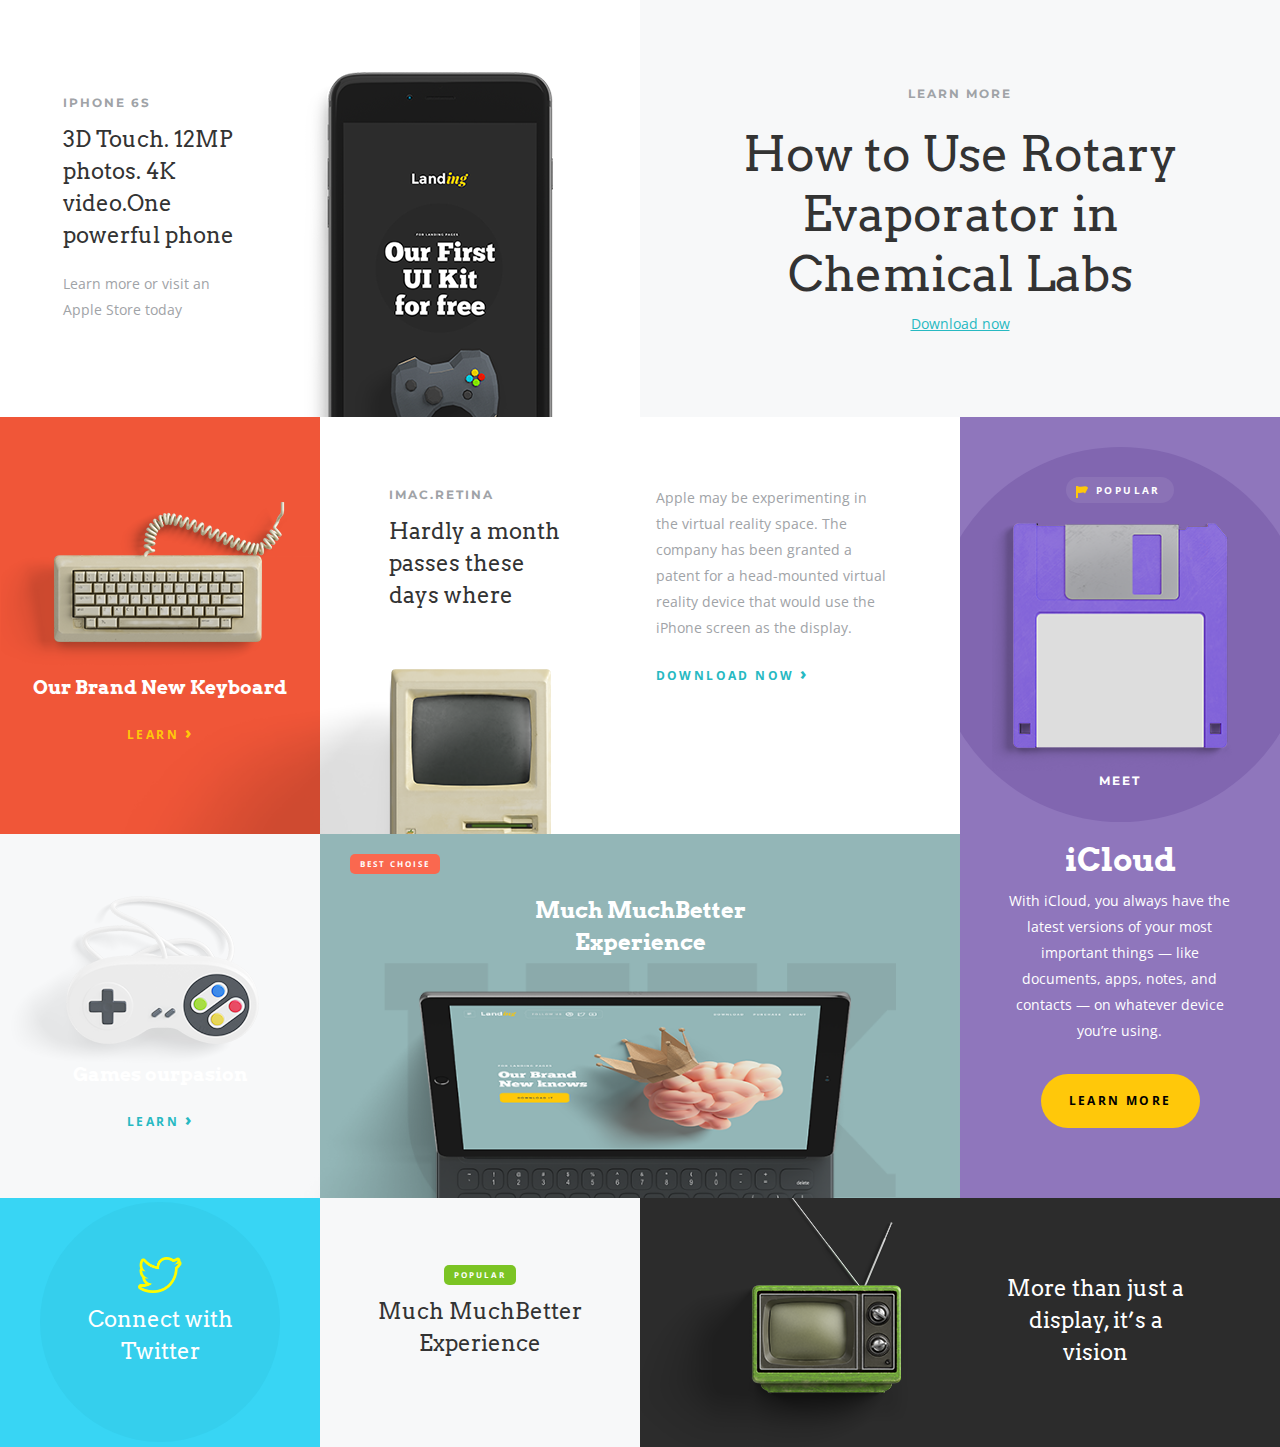
<file: 0x06-html-css-grid/index.html>
<!DOCTYPE html>
<html lang="en">

<head>
    <meta charset="UTF-8">
    <meta name="viewport" content="width=device-width, initial-scale=1.0">
    <title>Grid</title>
    <!-- Favicon -->
    <link rel="icon" href="./img/favicon.jpeg" sizes="16x16" type="image/x-icon">
    <!-- Fonts -->
    <link rel="preconnect" href="https://fonts.googleapis.com">
    <link rel="preconnect" href="https://fonts.gstatic.com" crossorigin>
    <link
        href="https://fonts.googleapis.com/css2?family=Arvo:ital,wght@0,400;0,700;1,400;1,700&family=Montserrat:ital,wght@0,100..900;1,100..900&family=Open+Sans:ital,wght@0,300..800;1,300..800&display=swap"
        rel="stylesheet">


    <!-- External -->
    <link rel="stylesheet" href="./css/all.min.css">
    <link rel="stylesheet" href="./css/main.css">
    <link rel="stylesheet" href="./css/media.css">
</head>

<body>
    <div class="grid-container">
        <div class="grid-item-1">
            <div class="caption">learn more</div>
            <h1 class="heading">How to Use Rotary Evaporator in Chemical Labs</h1>
            <a href="#">Download now</a>
        </div>
        <div class="grid-item-2">
            <div class="item-2-content">
                <div class="caption">IPHONE 6S</div>
                <h3 class="heading">3D Touch. 12MP photos. 4K video.One powerful phone</h3>
                <p>Learn more or visit an Apple Store today</p>
            </div>
            <div class="item-2-img"><img src="./img/pic-1.png" alt="iphone"></div>
        </div>
        <div class="grid-item-3">
            <div class="item-3-img"><img src="./img/pic-2.png" alt="Keyboard"></div>
            <h3><strong>Our Brand New Keyboard</strong></h3>
            <a href="#">LEARN <strong class="arrow orange">›</strong></a>
        </div>
        <div class="grid-item-4">
            <div class="item-4-img"><img src="./img/pic-3.png" alt="Controller"></div>
            <h3>Games ourpasion</h3>
            <a href="#">LEARN <strong class="arrow orange">›</strong></a>
        </div>
        <div class="grid-item-5">
            <div class="item-5-left">
                <div class="item-5-content">
                    <div class="caption">IMAC.RETINA</div>
                    <h3 class="heading">Hardly a month passes these days where</h3>
                </div>
                <div class="item-5-img"><img src="./img/pic-4.png" alt="Macintosh"></div>
            </div>

            <div class="item-5-right">
                <p>Apple may be experimenting in the virtual reality space. The company has been granted a patent for a
                    head-mounted virtual reality device that would use the iPhone screen as the display.</p>
                <a href="#">DOWNLOAD NOW <strong class="arrow">›</strong></a>
            </div>

        </div>
        <div class="grid-item-6">
            <div class="item-6-content">
                <img src="./img/pic-5.png" alt="item-6-content">
                <h3 class="heading">Connect with Twitter</h3>
            </div>
        </div>
        <div class="grid-item-7">
            <div class="minicaps">BEST CHOISE</div>
            <h3>Much MuchBetter Experience</h3>
            <img src="./img/pic-7.png" alt="iPad Pro">
        </div>
        <div class="grid-item-8">
            <div class="item-8-content">
                <div class="flag-caps">POPULAR</div>
                <img src="./img/pic-8.png" alt="disk-floppy">
                <div class="meet-caps">MEET</div>
            </div>
            <h2>iCloud</h2>
            <div class="text">With iCloud, you always have the latest versions of your most important things — like
                documents, apps, notes, and contacts — on whatever device you’re using.</div>
            <a href="#" class="btn">LEARN MORE</a>
        </div>
        <div class="grid-item-9">
            <div class="minicaps">POPULAR</div>
            <h3>Much MuchBetter Experience</h3>
        </div>
        <div class="grid-item-10">
            <img src="./img/pic-9.png" alt="TV">
            <h3>More than just a display, it’s a vision</h3>
        </div>
    </div>

</body>

</html>
</file>
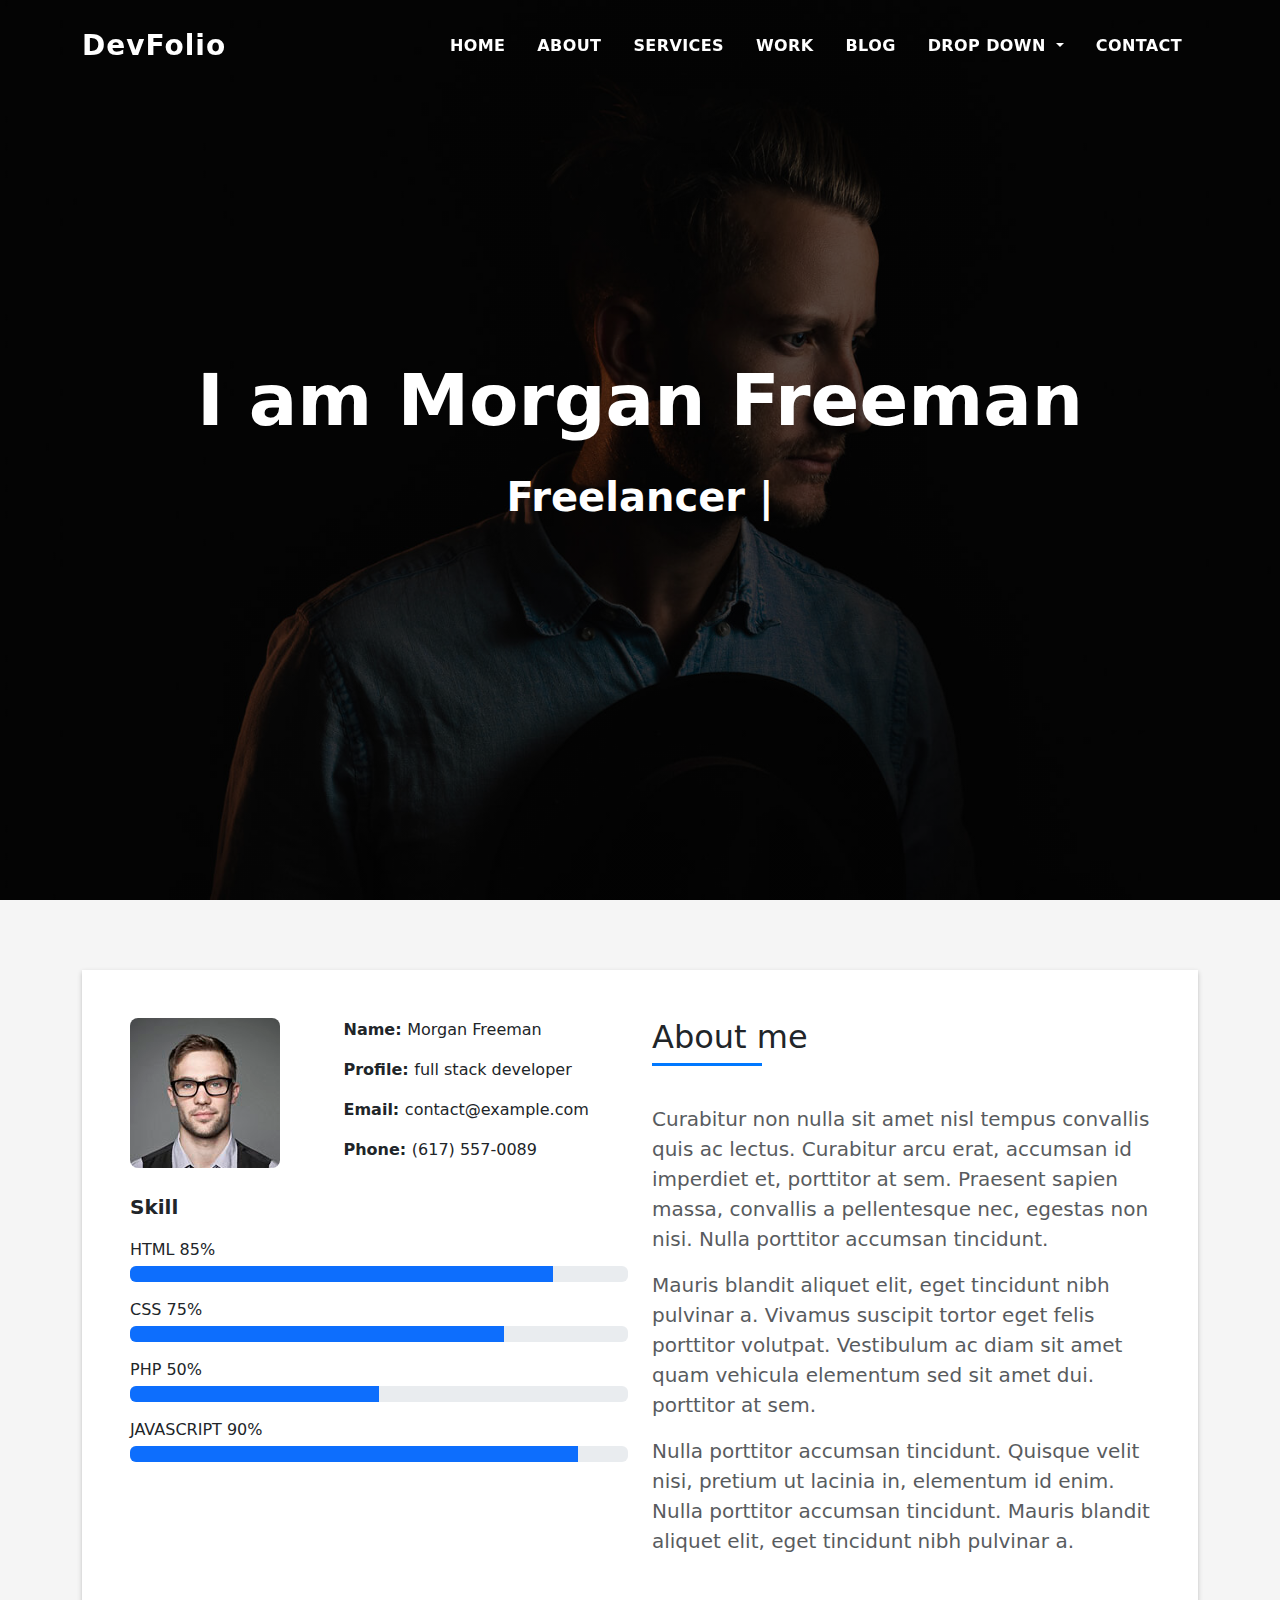
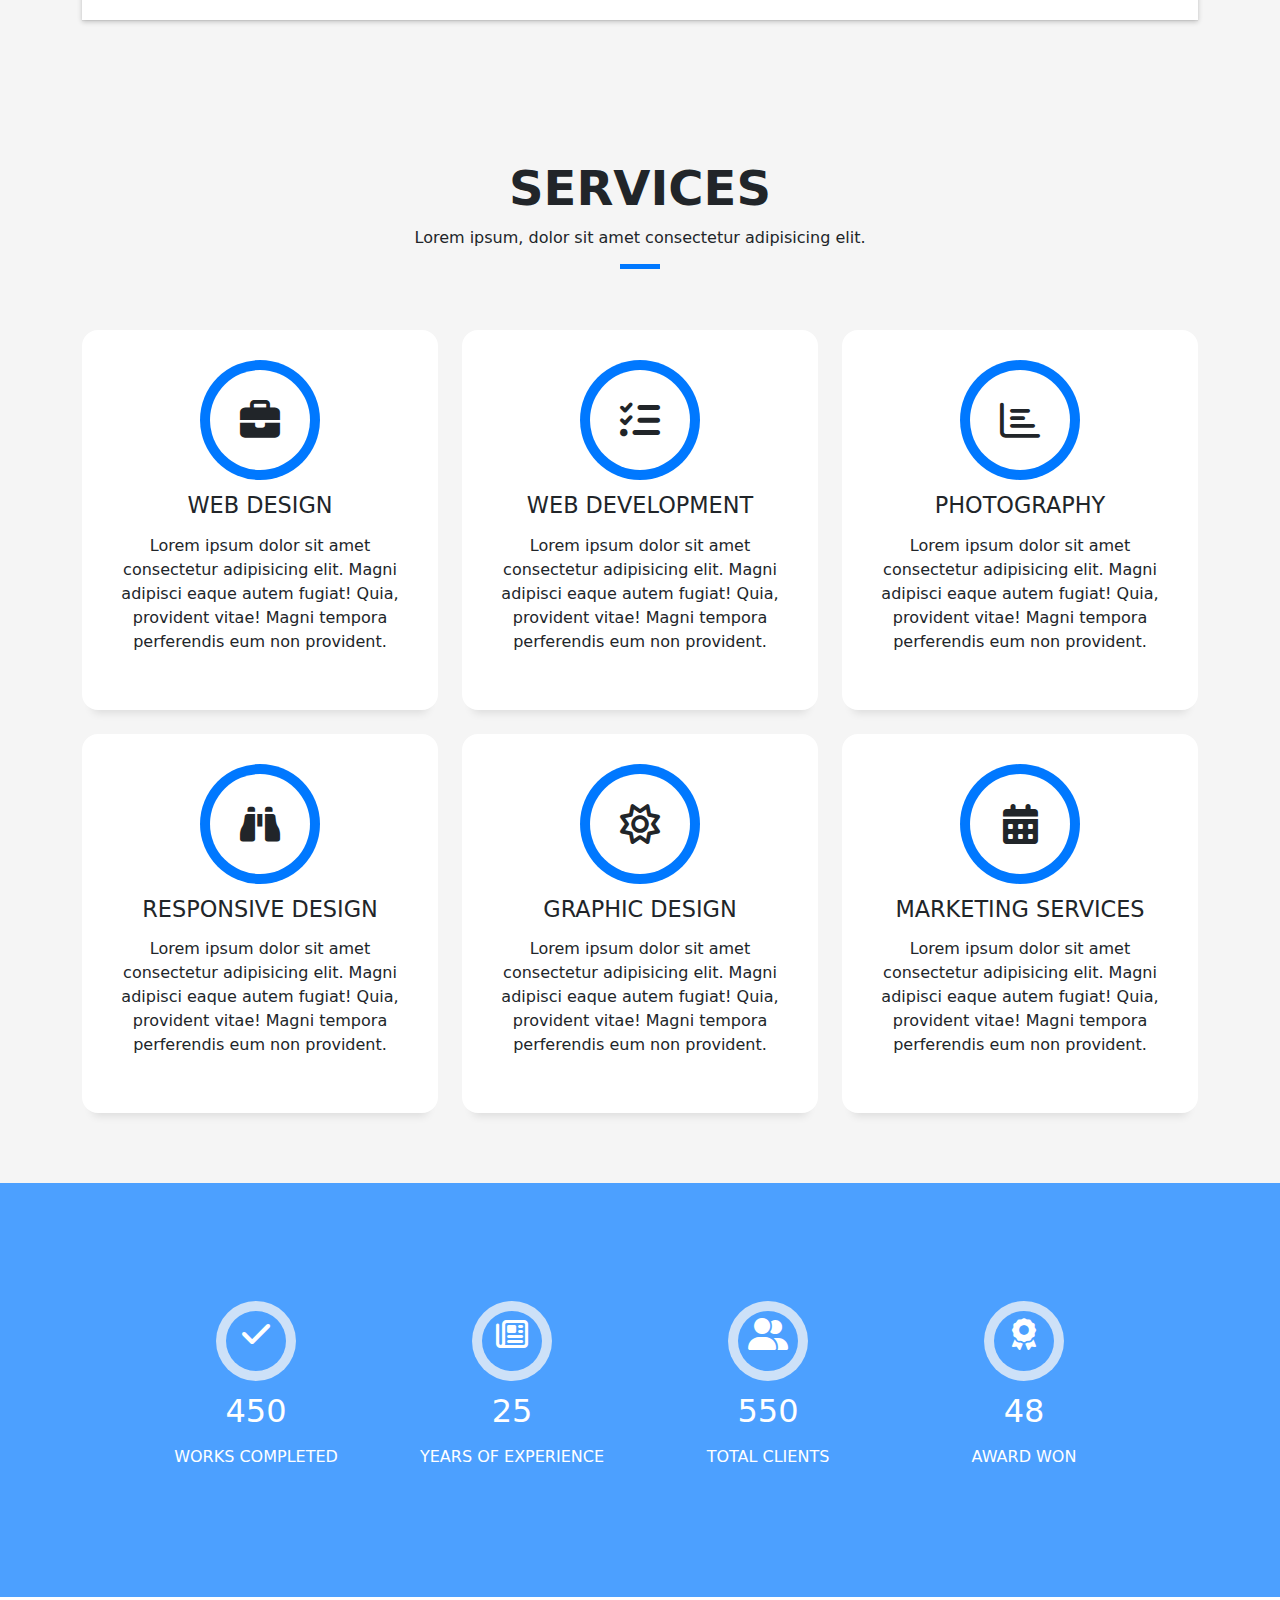
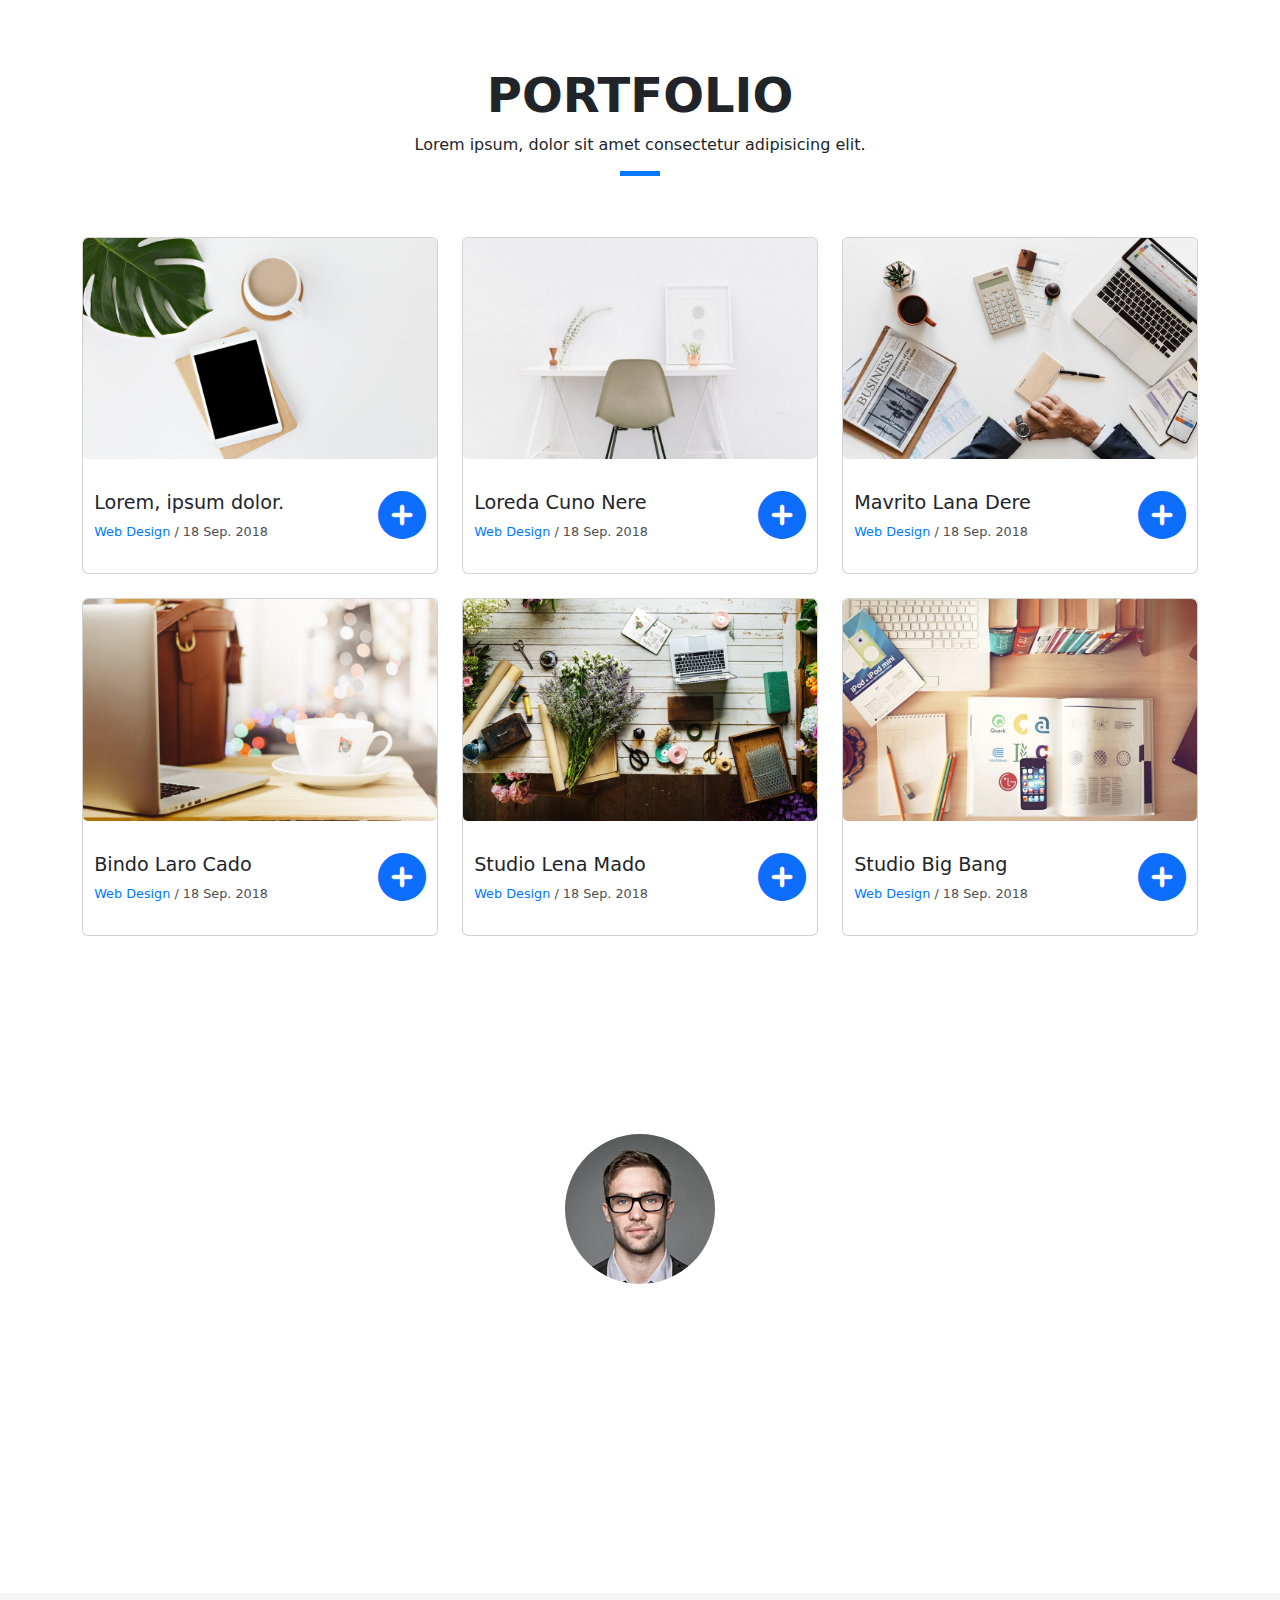
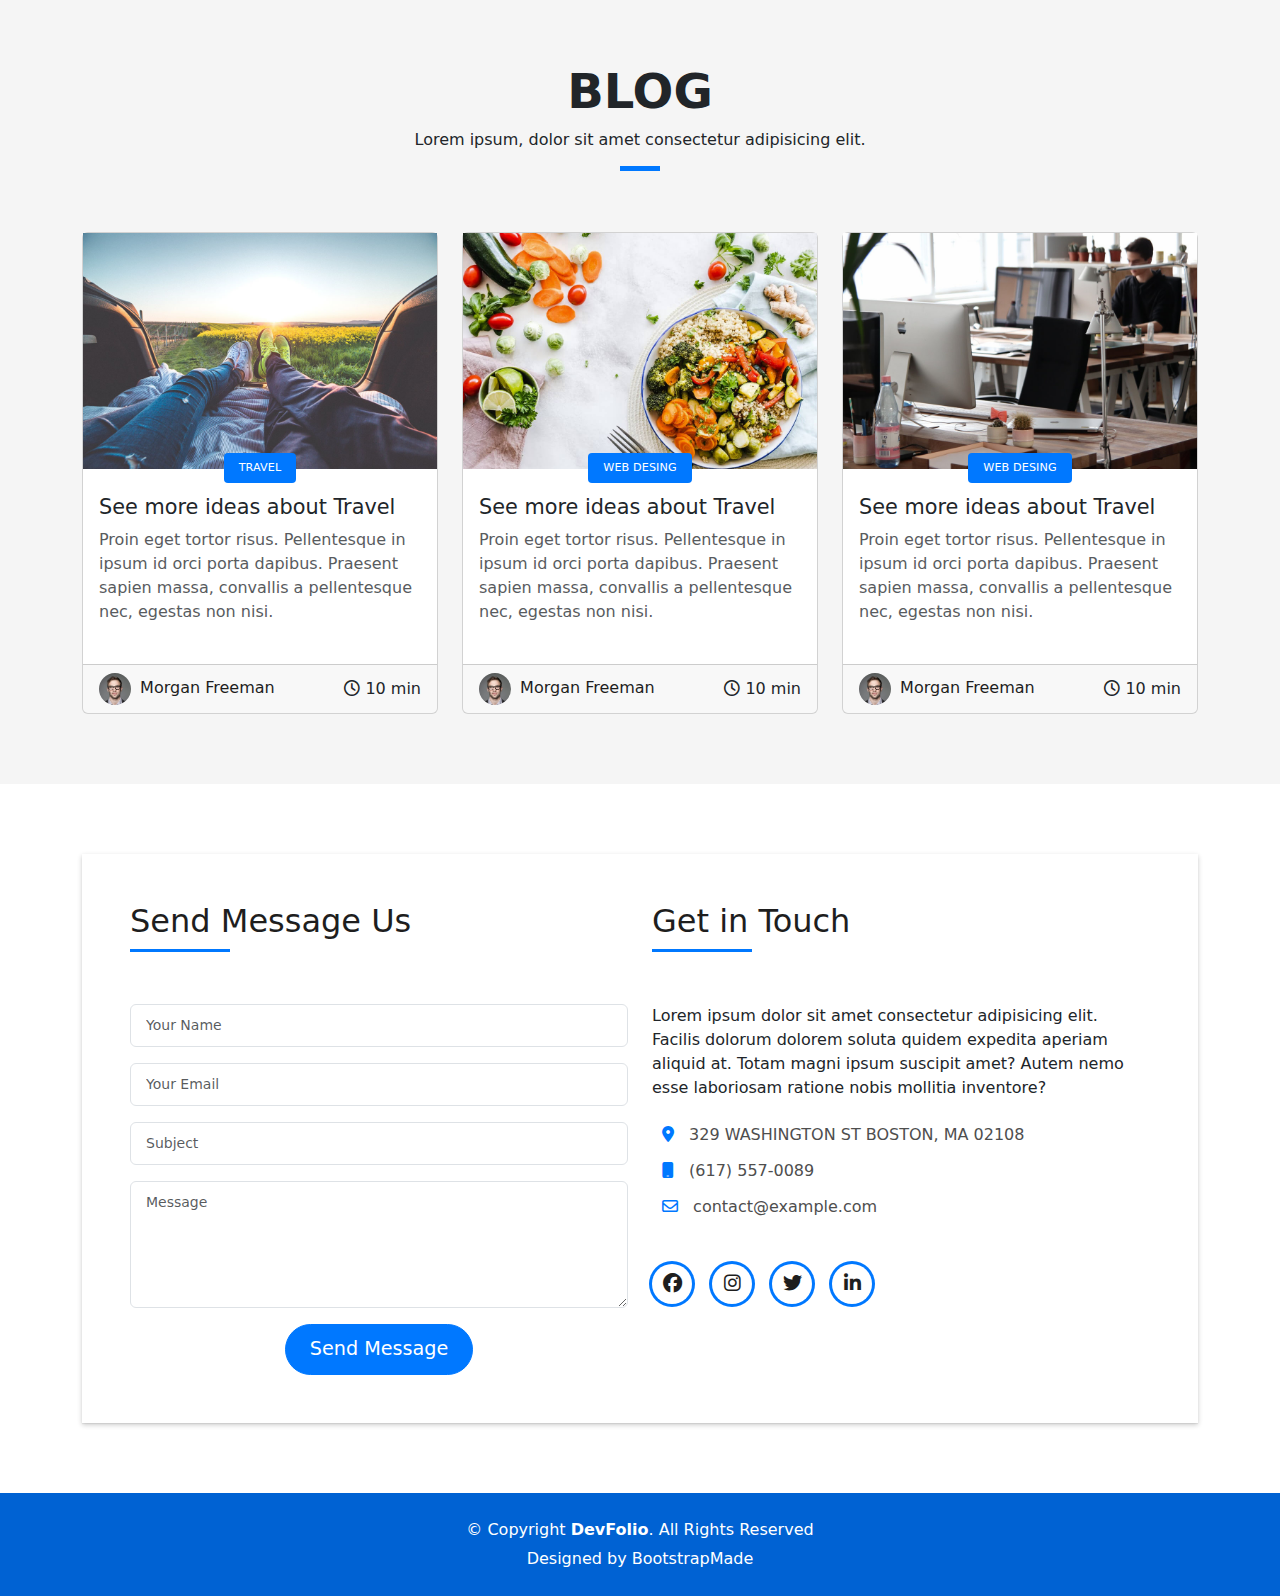
<file: 0x07-html-css-Devfolio/index.html>
<!DOCTYPE html>
<html lang="en">

<head>
    <meta charset="UTF-8">
    <meta name="viewport" content="width=device-width, initial-scale=1.0">
    <title>JUJU</title>
    <link rel="icon" href="./img/favicon.png">

    <link rel="stylesheet" href="./css/bootstrap.min.css">
    <link rel="stylesheet" href="./css/all.min.css">
    <link rel="stylesheet" href="./css/main.css">
    <link rel="stylesheet" href="./css/media.css">
</head>

<body>

    <!--==== nav-area start ====-->
    <nav class="navbar navbar-expand-lg navbar-dark w-100 fixed-top">
        <div class="container">
            <a class="navbar-brand" href="#">DevFolio</a>
            <button class="navbar-toggler" type="button" data-bs-toggle="collapse"
                data-bs-target="#navbarSupportedContent" aria-controls="navbarSupportedContent" aria-expanded="false"
                aria-label="Toggle navigation">
                <span class="navbar-toggler-icon"></span>
            </button>
            <div class="collapse navbar-collapse" id="navbarSupportedContent">
                <ul class="navbar-nav ms-auto mb-2 mb-lg-0 fs-6 fw-bold">
                    <li class="nav-item">
                        <a class="nav-link active" aria-current="page" href="#hero">HOME</a>
                    </li>
                    <li class="nav-item">
                        <a class="nav-link" href="#about">ABOUT</a>
                    </li>
                    <li class="nav-item">
                        <a class="nav-link" href="#services">SERVICES</a>
                    </li>
                    <li class="nav-item">
                        <a class="nav-link" href="#work">WORK</a>
                    </li>
                    <li class="nav-item">
                        <a class="nav-link" href="#blog">BLOG</a>
                    </li>
                    <li class="nav-item dropdown">
                        <a class="nav-link dropdown-toggle" href="#" role="button" data-bs-toggle="dropdown"
                            aria-expanded="false">
                            DROP DOWN
                        </a>
                        <ul class="dropdown-menu">
                            <li><a class="dropdown-item" href="#">Action</a></li>
                            <li><a class="dropdown-item" href="#">Another action</a></li>
                            <li>
                                <hr class="dropdown-divider">
                            </li>
                            <li><a class="dropdown-item" href="#">Something else here</a></li>
                        </ul>
                    </li>
                    <li class="nav-item">
                        <a class="nav-link" href="#contact">CONTACT</a>
                    </li>
                </ul>

            </div>
        </div>
    </nav>
    <!--==== nav-area end ====-->

    <!--==== hero-area start ====-->
    <div id="hero" class="hero d-flex justify-content-center align-items-center vh-100">
        <div class="hero-content text-center">
            <div class="container">
                <h1 class="hero-title mb-4">I am Morgan Freeman</h1>
                <p class="hero-animation">Freelancer |</p>
            </div>
        </div>
    </div>
    <!--==== hero-area end ====-->

    <!--==== main-area start ====-->
    <main>
        <section id="about" class="about-section">
            <div class="container">
                <div class="box-shadow">
                    <div class="row">
                        <div class="col-md-6">
                            <div class="row">
                                <div class="col-sm-6 col-md-5">
                                    <div class="about-img mb-4"><img src="./img/testimonial-2.jpg" alt="feedback man">
                                    </div>
                                </div>
                                <div class="col-sm-6 col-md-7 px-2">
                                    <div class="about-info">
                                        <p>
                                            <span class="fw-bold">Name: </span>
                                            <span>Morgan Freeman</span>
                                        </p>
                                        <p>
                                            <span class="fw-bold">Profile: </span>
                                            <span>full stack developer</span>
                                        </p>
                                        <p>
                                            <span class="fw-bold">Email: </span>
                                            <span>contact@example.com</span>
                                        </p>
                                        <p>
                                            <span class="fw-bold">Phone: </span>
                                            <span>(617) 557-0089</span>
                                        </p>
                                    </div>
                                </div>
                            </div>
                            <div class="skill">
                                <p class="fw-bold fs-5">Skill</p>
                                <span>HTML 85%</span>
                                <div class="progress mb-3 mt-1">
                                    <div class="progress-bar" role="progressbar" style="width: 85%;" aria-valuenow="85"
                                        aria-valuemin="0" aria-valuemax="100"></div>
                                </div>
                                <span>CSS 75%</span>
                                <div class="progress mb-3 mt-1">
                                    <div class="progress-bar" role="progressbar" style="width: 75%" aria-valuenow="75"
                                        aria-valuemin="0" aria-valuemax="100"></div>
                                </div>
                                <span>PHP 50%</span>
                                <div class="progress mb-3 mt-1">
                                    <div class="progress-bar" role="progressbar" style="width: 50%" aria-valuenow="50"
                                        aria-valuemin="0" aria-valuemax="100"></div>
                                </div>
                                <span>JAVASCRIPT 90%</span>
                                <div class="progress mb-3 mt-1">
                                    <div class="progress-bar" role="progressbar" style="width: 90%" aria-valuenow="90"
                                        aria-valuemin="0" aria-valuemax="100"></div>
                                </div>
                            </div>
                        </div>
                        <div class="col-md-6 fw-light fs-5 ">
                            <h5 class="about-title fs-2 mb-5 position-relative">About me</h5>
                            <p class="opacity-75">Curabitur non nulla sit amet nisl tempus convallis quis ac lectus.
                                Curabitur arcu erat, accumsan id imperdiet et, porttitor at sem. Praesent sapien massa,
                                convallis a pellentesque nec, egestas non nisi. Nulla porttitor accumsan tincidunt.</p>
                            <p class="opacity-75">Mauris blandit aliquet elit, eget tincidunt nibh pulvinar a. Vivamus
                                suscipit tortor eget felis porttitor volutpat. Vestibulum ac diam sit amet quam vehicula
                                elementum sed sit amet dui. porttitor at sem.</p>
                            <p class="opacity-75">Nulla porttitor accumsan tincidunt. Quisque velit nisi, pretium ut
                                lacinia in, elementum id enim. Nulla porttitor accumsan tincidunt. Mauris blandit
                                aliquet elit, eget tincidunt nibh pulvinar a.</p>

                        </div>
                    </div>
                </div>
            </div>
        </section>

        <section id="services" class="services-section">
            <div class="container">
                <div class="row">
                    <div class="title-box text-center">
                        <h3 class="title-heading">services</h3>
                        <p>Lorem ipsum, dolor sit amet consectetur adipisicing elit.</p>
                    </div>
                </div>
                <div class="row gy-4">
                    <div class="col-md-4">
                        <div class="service-inner d-flex ">
                            <div class="service-icon">
                                <div class="icon-circle d-flex">
                                    <i class="fa-solid fa-briefcase"></i>
                                </div>
                            </div>
                            <div class="service-content text-center">
                                <h2>Web Design</h2>
                                <p>
                                    Lorem ipsum dolor sit amet consectetur adipisicing elit. Magni adipisci eaque autem
                                    fugiat! Quia,
                                    provident vitae! Magni
                                    tempora perferendis eum non provident.
                                </p>
                            </div>
                        </div>
                    </div>
                    <div class="col-md-4">
                        <div class="service-inner d-flex ">
                            <div class="service-icon">
                                <div class="icon-circle d-flex">
                                    <i class="fa-solid fa-list-check"></i>
                                </div>
                            </div>
                            <div class="service-content text-center">
                                <h2>Web Development</h2>
                                <p>
                                    Lorem ipsum dolor sit amet consectetur adipisicing elit. Magni adipisci eaque autem
                                    fugiat! Quia,
                                    provident vitae! Magni
                                    tempora perferendis eum non provident.
                                </p>
                            </div>
                        </div>
                    </div>
                    <div class="col-md-4">
                        <div class="service-inner d-flex ">
                            <div class="service-icon">
                                <div class="icon-circle d-flex">
                                    <i class="fa-regular fa-chart-bar"></i>
                                </div>
                            </div>
                            <div class="service-content text-center">
                                <h2>Photography</h2>
                                <p>
                                    Lorem ipsum dolor sit amet consectetur adipisicing elit. Magni adipisci eaque autem
                                    fugiat! Quia,
                                    provident vitae! Magni
                                    tempora perferendis eum non provident.
                                </p>
                            </div>
                        </div>
                    </div>
                    <div class="col-md-4">
                        <div class="service-inner d-flex ">
                            <div class="service-icon">
                                <div class="icon-circle d-flex">
                                    <i class="fa-solid fa-binoculars"></i>
                                </div>
                            </div>
                            <div class="service-content text-center">
                                <h2>Responsive Design</h2>
                                <p>
                                    Lorem ipsum dolor sit amet consectetur adipisicing elit. Magni adipisci eaque autem
                                    fugiat! Quia,
                                    provident vitae! Magni
                                    tempora perferendis eum non provident.
                                </p>
                            </div>
                        </div>
                    </div>
                    <div class="col-md-4">
                        <div class="service-inner d-flex ">
                            <div class="service-icon">
                                <div class="icon-circle d-flex">
                                    <i class="fa-regular fa-sun"></i>
                                </div>
                            </div>
                            <div class="service-content text-center">
                                <h2>Graphic Design</h2>
                                <p>
                                    Lorem ipsum dolor sit amet consectetur adipisicing elit. Magni adipisci eaque autem
                                    fugiat! Quia,
                                    provident vitae! Magni
                                    tempora perferendis eum non provident.
                                </p>
                            </div>
                        </div>
                    </div>
                    <div class="col-md-4">
                        <div class="service-inner d-flex ">
                            <div class="service-icon">
                                <div class="icon-circle d-flex">
                                    <i class="fa-solid fa-calendar-days"></i>
                                </div>
                            </div>
                            <div class="service-content text-center">
                                <h2>Marketing Services</h2>
                                <p>
                                    Lorem ipsum dolor sit amet consectetur adipisicing elit. Magni adipisci eaque autem
                                    fugiat! Quia,
                                    provident vitae! Magni
                                    tempora perferendis eum non provident.
                                </p>
                            </div>
                        </div>
                    </div>
                </div>
            </div>
        </section>


        <div class="section-counter">
            <div class="section-overlay"></div>
            <div class="container position-relative">
                <div class="row">
                    <div class="col-sm-3 col-lg-3">
                        <div class="counter-box pt-4 pt-md-0">
                            <div class="counter-ico">
                                <span class="ico-circle"><i class="fa-solid fa-check"></i></span>
                            </div>
                            <div class="counter-num">
                                <p>450</p>
                                <span class="counter-text">WORKS COMPLETED</span>
                            </div>
                        </div>
                    </div>
                    <div class="col-sm-3 col-lg-3">
                        <div class="counter-box pt-4 pt-md-0">
                            <div class="counter-ico">
                                <span class="ico-circle"><i class="fa-regular fa-newspaper"></i></span>
                            </div>
                            <div class="counter-num">
                                <p>25</p>
                                <span class="counter-text">YEARS OF EXPERIENCE</span>
                            </div>
                        </div>
                    </div>
                    <div class="col-sm-3 col-lg-3">
                        <div class="counter-box pt-4 pt-md-0">
                            <div class="counter-ico">
                                <span class="ico-circle"><i class="fa-solid fa-user-group"></i></span>
                            </div>
                            <div class="counter-num">
                                <p>550</p>
                                <span class="counter-text">TOTAL CLIENTS</span>
                            </div>
                        </div>
                    </div>
                    <div class="col-sm-3 col-lg-3">
                        <div class="counter-box pt-4 pt-md-0">
                            <div class="counter-ico">
                                <span class="ico-circle"><i class="fa-solid fa-award"></i></span>
                            </div>
                            <div class="counter-num">
                                <p>48</p>
                                <span class="counter-text">AWARD WON</span>
                            </div>
                        </div>
                    </div>
                </div>
            </div>
        </div>

        <section id="work" class="section-work">
            <div class="container">
                <div class="row">
                    <div class="title-box text-center">
                        <h3 class="title-heading">Portfolio</h3>
                        <p>Lorem ipsum, dolor sit amet consectetur adipisicing elit.</p>
                    </div>
                </div>

                <div class="row row-cols-1 row-cols-md-3 g-4">

                    <div class="col">
                        <div class="card h-100">
                            <div class="card-img">
                                <img src="./img/work-1.jpg" class="card-img-top" alt="disk">
                            </div>
                            <div class="card-body d-flex justify-content-between">
                                <div class="body-caption">
                                    <h5 class="card-title">Lorem, ipsum dolor.</h5>
                                    <p class="card-text"><span class="highlight-text">Web Design</span> / 18 Sep. 2018
                                    </p>
                                </div>
                                <div class="body-icon "><a href="#"><i class="fa-solid fa-circle-plus fa-3x"></i></a>
                                </div>
                            </div>
                        </div>
                    </div>

                    <div class="col">
                        <div class="card h-100">
                            <div class="card-img">
                                <img src="./img/work-2.jpg" class="card-img-top" alt="disk">
                            </div>
                            <div class="card-body d-flex justify-content-between">
                                <div class="body-caption">
                                    <h5 class="card-title">Loreda Cuno Nere</h5>
                                    <p class="card-text"><span class="highlight-text">Web Design</span> / 18 Sep. 2018
                                    </p>
                                </div>
                                <div class="body-icon "><a href="#"><i class="fa-solid fa-circle-plus fa-3x"></i></a>
                                </div>
                            </div>
                        </div>
                    </div>

                    <div class="col">
                        <div class="card h-100">
                            <div class="card-img">
                                <img src="./img/work-3.jpg" class="card-img-top" alt="disk">
                            </div>
                            <div class="card-body d-flex justify-content-between">
                                <div class="body-caption">
                                    <h5 class="card-title">Mavrito Lana Dere</h5>
                                    <p class="card-text"><span class="highlight-text">Web Design</span> / 18 Sep. 2018
                                    </p>
                                </div>
                                <div class="body-icon "><a href="#"><i class="fa-solid fa-circle-plus fa-3x"></i></a>
                                </div>
                            </div>
                        </div>
                    </div>

                    <div class="col">
                        <div class="card h-100">
                            <div class="card-img">
                                <img src="./img/work-4.jpg" class="card-img-top" alt="disk">
                            </div>
                            <div class="card-body d-flex justify-content-between">
                                <div class="body-caption">
                                    <h5 class="card-title">Bindo Laro Cado</h5>
                                    <p class="card-text"><span class="highlight-text">Web Design</span> / 18 Sep. 2018
                                    </p>
                                </div>
                                <div class="body-icon "><a href="#"><i class="fa-solid fa-circle-plus fa-3x"></i></a>
                                </div>
                            </div>
                        </div>
                    </div>

                    <div class="col">
                        <div class="card h-100">
                            <div class="card-img">
                                <img src="./img/work-5.jpg" class="card-img-top" alt="disk">
                            </div>
                            <div class="card-body d-flex justify-content-between">
                                <div class="body-caption">
                                    <h5 class="card-title">Studio Lena Mado</h5>
                                    <p class="card-text"><span class="highlight-text">Web Design</span> / 18 Sep. 2018
                                    </p>
                                </div>
                                <div class="body-icon "><a href="#"><i class="fa-solid fa-circle-plus fa-3x"></i></a>
                                </div>
                            </div>
                        </div>
                    </div>

                    <div class="col">
                        <div class="card h-100">
                            <div class="card-img">
                                <img src="./img/work-6.jpg" class="card-img-top" alt="disk">
                            </div>
                            <div class="card-body d-flex justify-content-between">
                                <div class="body-caption">
                                    <h5 class="card-title">Studio Big Bang</h5>
                                    <p class="card-text"><span class="highlight-text">Web Design</span> / 18 Sep. 2018
                                    </p>
                                </div>
                                <div class="body-icon "><a href="#"><i class="fa-solid fa-circle-plus fa-3x"></i></a>
                                </div>
                            </div>
                        </div>
                    </div>

                </div>
            </div>
        </section>

        <section class="section-feedback ">
            <div class="container text-center">
                <div id="carouselExampleCaptions" class="carousel slide">
                    <div class="carousel-inner">
                        <div class="carousel-item active">
                            <div class="testimonial-box">
                                <div class="author">
                                    <img src="./img/testimonial-2.jpg" alt="man">
                                    <h4>Xavi Alonso</h4>
                                </div>
                                <p>Curabitur arcu erat, accumsan id imperdiet et, porttitor at sem. Lorem ipsum dolor
                                    sit amet,
                                    consectetur adipiscing elit.</p>
                            </div>
                        </div>
                        <div class="carousel-item">
                            <div class="testimonial-box">
                                <div class="author">
                                    <img src="./img/testimonial-4.jpeg" alt="man">
                                    <h4>Xavi Alonso</h4>
                                </div>
                                <p>Curabitur arcu erat, accumsan id imperdiet et, porttitor at sem. Lorem ipsum dolor
                                    sit amet,
                                    consectetur adipiscing elit.</p>
                            </div>
                        </div>
                    </div>
                    <div class="carousel-indicators position-static">
                        <button type="button" data-bs-target="#carouselExampleCaptions" data-bs-slide-to="0"
                            class="active" aria-current="true" aria-label="Slide 1"></button>
                        <button type="button" data-bs-target="#carouselExampleCaptions" data-bs-slide-to="1"
                            aria-label="Slide 2"></button>
                    </div>
                </div>
            </div>



























            </div>
        </section>


        <section id="blog" class="section-blog">
            <div class="container">
                <div class="row">
                    <div class="title-box text-center">
                        <h3 class="title-heading">BLOG</h3>
                        <p>Lorem ipsum, dolor sit amet consectetur adipisicing elit.</p>
                    </div>
                </div>
                <div class="row row-cols-1 row-cols-md-3 ">
                    <div class="col">
                        <div class="card">
                            <img src="./img/post-1.jpg" class="w-100 " alt="post img">
                            <div class="card-body">
                                <div class="card-category-box">
                                    <div class="card-category">
                                        <h6 class="category">Travel</h6>
                                    </div>
                                </div>
                                <a href="#" class="card-title">See more ideas about Travel</a>
                                <p class="card-text opacity-75 mb-4"> Proin eget tortor risus. Pellentesque in ipsum id
                                    orci porta
                                    dapibus. Praesent sapien massa, convallis a pellentesque nec, egestas non nisi.</p>
                            </div>
                            <div class="card-footer d-flex justify-content-between align-items-center">
                                <div class="post-author">
                                    <a href="#">
                                        <img src="img/testimonial-2.jpg" alt="Morgan" class="rounded-circle">
                                        <span class="author">Morgan Freeman</span>
                                    </a>
                                </div>
                                <div class="post-date">
                                    <i class="fa-regular fa-clock"></i>
                                    <span>10 min</span>
                                </div>
                            </div>
                        </div>
                    </div>
                    <div class="col">
                        <div class="card">
                            <img src="./img/post-2.jpg" class="w-100 " alt="post img">
                            <div class="card-body">
                                <div class="card-category-box">
                                    <div class="card-category">
                                        <h6 class="category">Web Desing</h6>
                                    </div>
                                </div>
                                <a href="#" class="card-title">See more ideas about Travel</a>
                                <p class="card-text opacity-75 mb-4"> Proin eget tortor risus. Pellentesque in ipsum id
                                    orci porta
                                    dapibus. Praesent sapien massa, convallis a pellentesque nec, egestas non nisi.</p>
                            </div>
                            <div class="card-footer d-flex justify-content-between align-items-center">
                                <div class="post-author">
                                    <a href="#">
                                        <img src="img/testimonial-2.jpg" alt="Morgan" class="rounded-circle">
                                        <span class="author">Morgan Freeman</span>
                                    </a>
                                </div>
                                <div class="post-date">
                                    <i class="fa-regular fa-clock"></i>
                                    <span>10 min</span>
                                </div>
                            </div>
                        </div>
                    </div>
                    <div class="col">
                        <div class="card">
                            <img src="./img/post-3.jpg" class="w-100 " alt="post img">
                            <div class="card-body">
                                <div class="card-category-box">
                                    <div class="card-category">
                                        <h6 class="category">Web Desing</h6>
                                    </div>
                                </div>
                                <a href="#" class="card-title">See more ideas about Travel</a>
                                <p class="card-text opacity-75 mb-4"> Proin eget tortor risus. Pellentesque in ipsum id
                                    orci porta
                                    dapibus. Praesent sapien massa, convallis a pellentesque nec, egestas non nisi.</p>
                            </div>
                            <div class="card-footer d-flex justify-content-between align-items-center">
                                <div class="post-author">
                                    <a href="#">
                                        <img src="img/testimonial-2.jpg" alt="Morgan" class="rounded-circle">
                                        <span class="author">Morgan Freeman</span>
                                    </a>
                                </div>
                                <div class="post-date">
                                    <i class="fa-regular fa-clock"></i>
                                    <span>10 min</span>
                                </div>
                            </div>
                        </div>
                    </div>
                </div>
            </div>

        </section>


        <section id="contact" class="section-contact">
            <div class="container">
                <div class="box-shadow">
                    <div class="row row-cols-1 row-cols-md-2 p">
                        <div class="col">
                            <div class="title-box">
                                <h5>Send Message Us</h5>
                            </div>
                            <form method="post" role="form">
                                <div class="row row-cols-1">
                                    <div class="col mb-3">
                                        <div class="form-group">
                                            <input type="text" name="name" id="name" class="form-control"
                                                placeholder="Your Name" required>
                                        </div>
                                    </div>
                                    <div class="col mb-3">
                                        <div class="form-group">
                                            <input type="email" name="email" id="email" class="form-control"
                                                placeholder="Your Email" required>
                                        </div>
                                    </div>
                                    <div class="col mb-3">
                                        <div class="form-group">
                                            <input type="text" name="subject" id="subject" class="form-control"
                                                placeholder="Subject" required>
                                        </div>
                                    </div>
                                    <div class="col mb-3">
                                        <div class="form-group">
                                            <textarea class="form-control" name="message" rows="5" placeholder="Message"
                                                required=""></textarea>
                                        </div>
                                    </div>
                                    <div class="col text-center">
                                        <button type="button" class="btn btn-primary btn-custom">Send Message</button>
                                    </div>
                                </div>
                            </form>
                        </div>
                        <div class="col">
                            <div class="title-box">
                                <h5>Get in Touch</h5>
                            </div>
                            <div class="info">
                                <p>Lorem ipsum dolor sit amet consectetur adipisicing elit. Facilis dolorum dolorem
                                    soluta quidem expedita aperiam aliquid at. Totam magni ipsum suscipit amet? Autem
                                    nemo esse laboriosam ratione nobis mollitia inventore?</p>
                                <ul class="list-ico">
                                    <li><i class="fa-solid fa-location-dot"></i> 329 WASHINGTON ST BOSTON, MA 02108</li>
                                    <li><i class="fa-solid fa-mobile"></i> (617) 557-0089</li>
                                    <li><i class="fa-regular fa-envelope"></i> contact@example.com</li>
                                </ul>

                                <div class="social-box">
                                    <ul>
                                        <li>
                                            <a href="#">
                                                <span class="ico-circle d-flex justify-content-center align-items-center">
                                                    <i class="fa-brands fa-facebook"></i>
                                                </span>
                                            </a>
                                        </li>
                                        <li>
                                            <a href="#">
                                                <span class="ico-circle d-flex justify-content-center align-items-center">
                                                    <i class="fa-brands fa-instagram"></i>
                                                </span>
                                            </a>
                                        </li>
                                        <li>
                                            <a href="#">
                                                <span class="ico-circle d-flex justify-content-center align-items-center">
                                                    <i class="fa-brands fa-twitter"></i>
                                                </span>
                                            </a>
                                        </li>
                                        <li>
                                            <a href="#">
                                                <span class="ico-circle d-flex justify-content-center align-items-center">
                                                    <i class="fa-brands fa-linkedin-in"></i>
                                                </span>
                                            </a>
                                        </li>
                                    </ul>
                                </div>

                            </div>
                        </div>
                    </div>
                </div>
            </div>
        </section>
    </main>
    <!--==== main-area end ====-->

    <!--==== footer-area start ====-->
    <footer>
        <div class="container">
            <div class="row row-cols-1 ">
                <div class="col">
                    <div class="rights-box">
                        <p class="copyright">© Copyright <strong>DevFolio</strong>. All Rights Reserved</p>
                        <div class="made-with">
                            <span>Designed by</span>
                            <a href="https://bootstrapmade.com/">BootstrapMade</a>
                        </div>
                    </div>
                </div>
            </div>

        </div>
    </footer>
    <!--==== footer-area end ====-->

    <script src="./js/bootstrap.bundle.min.js"></script>
</body>

</html>
</file>
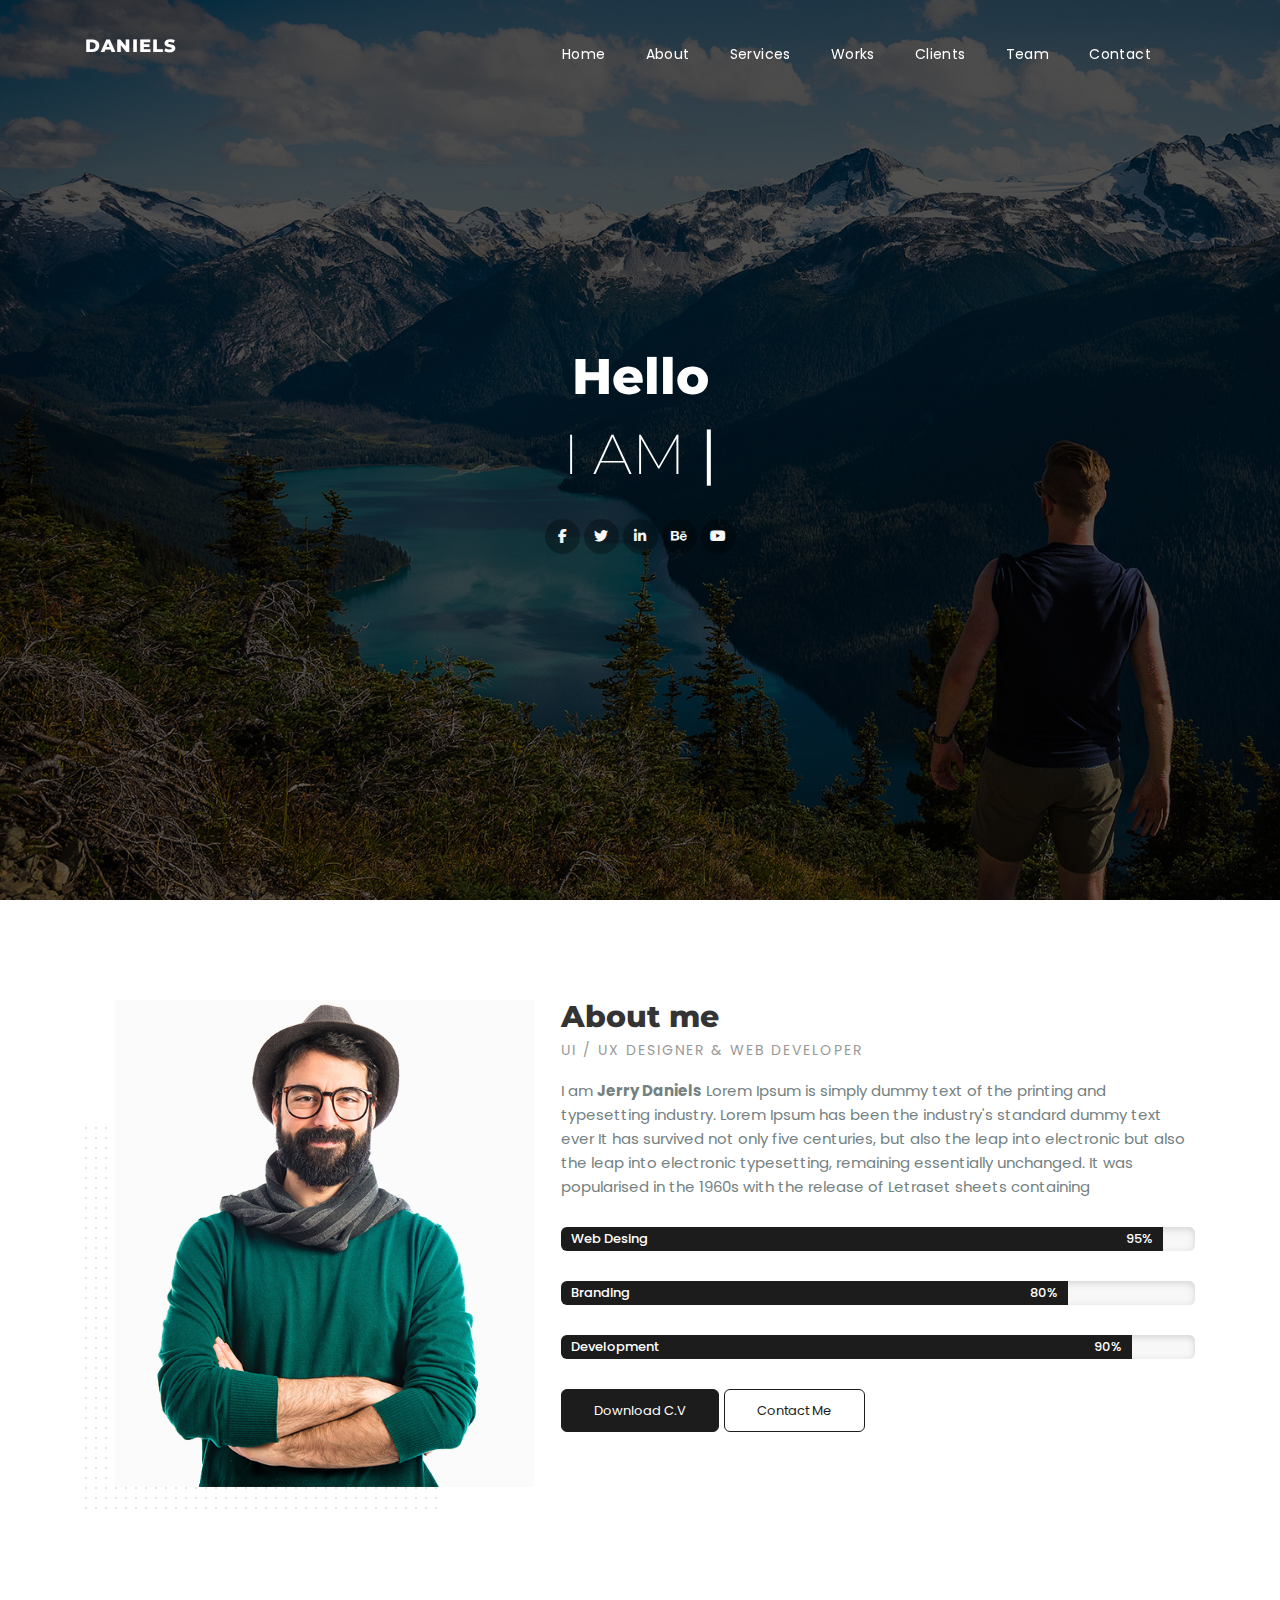
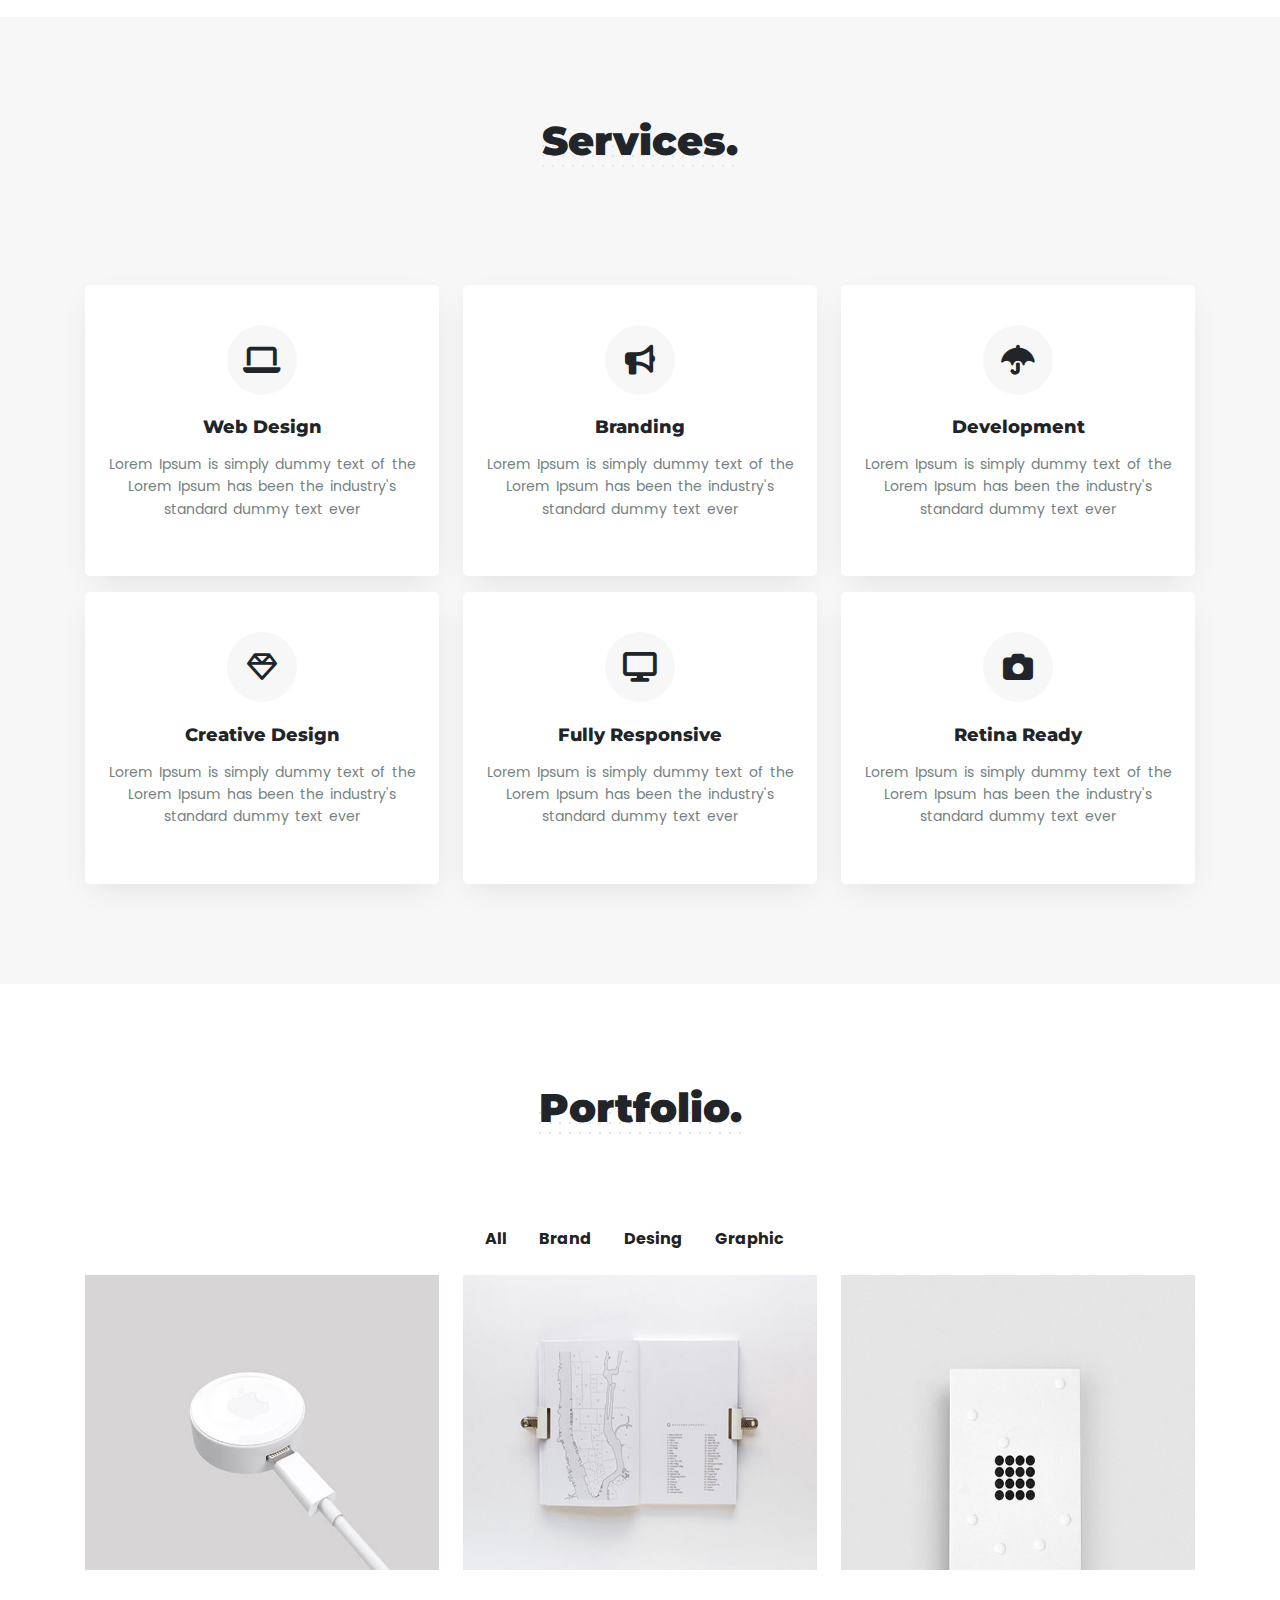
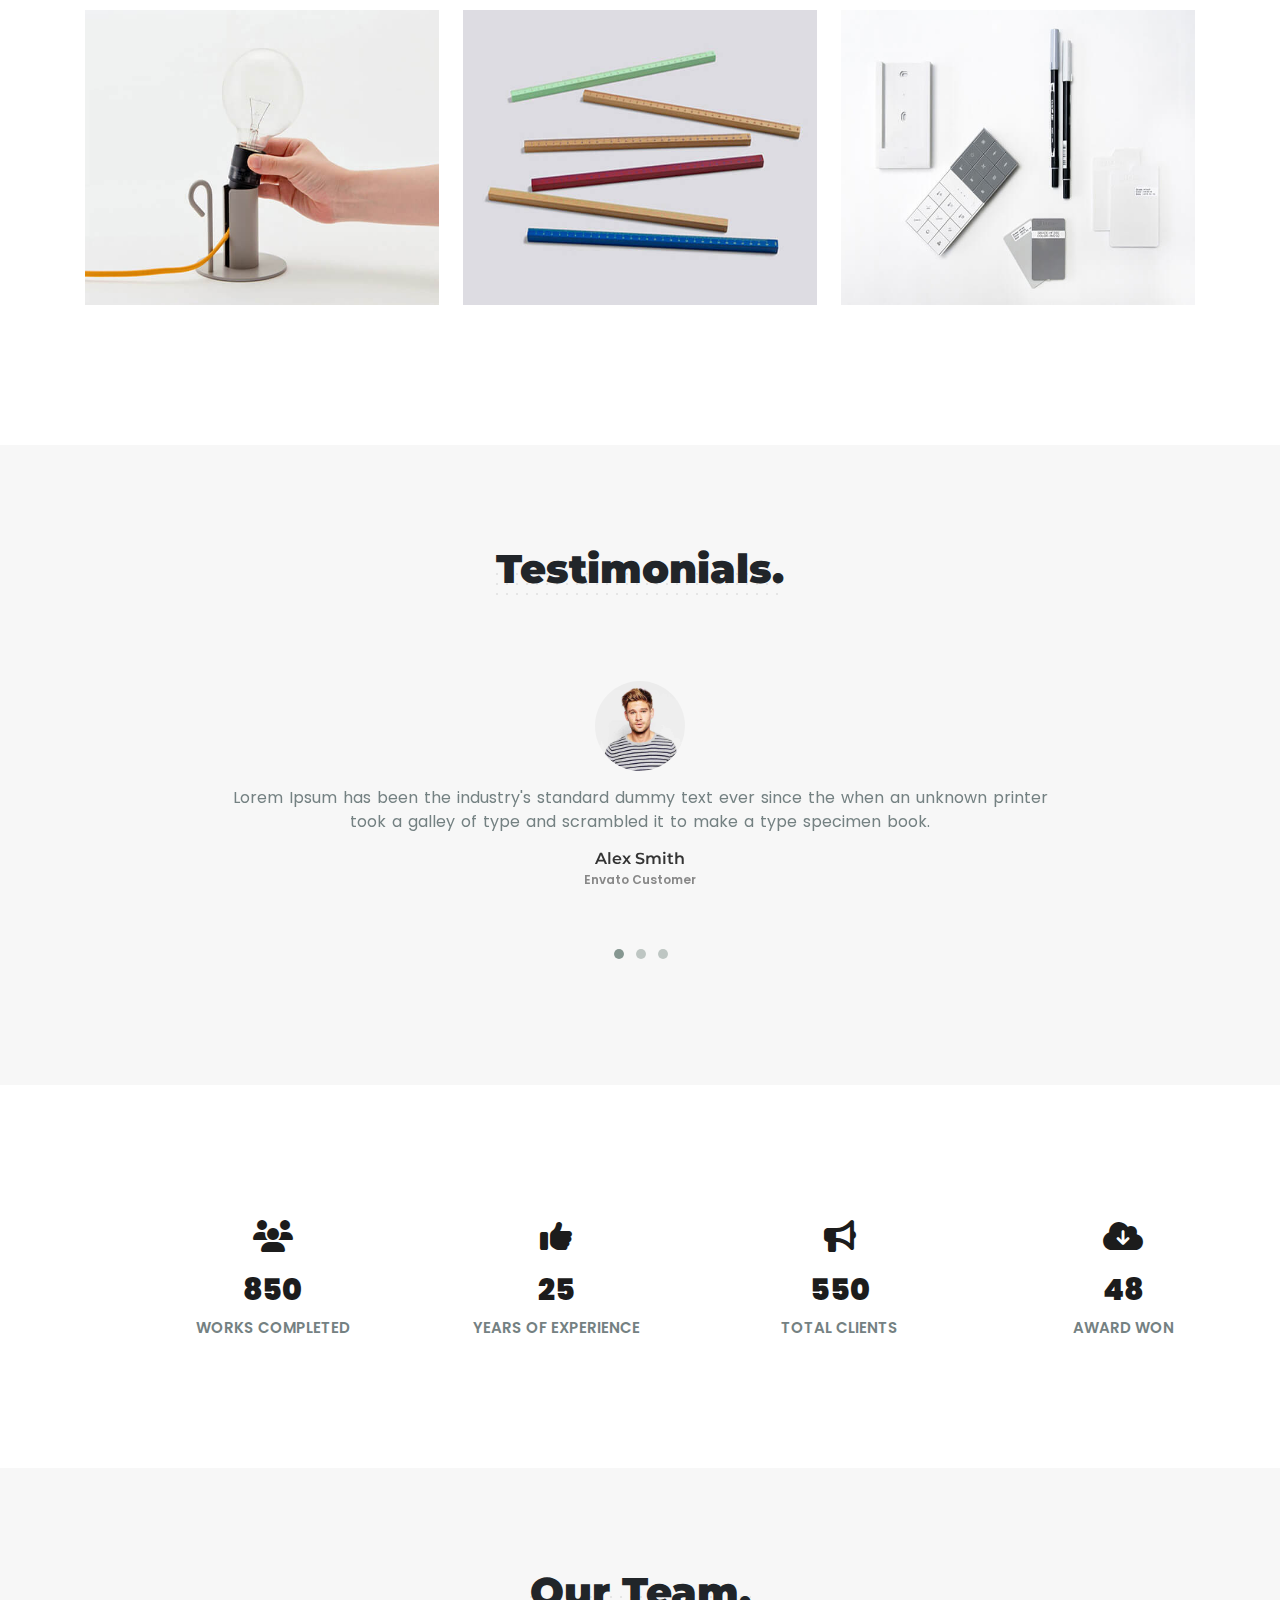
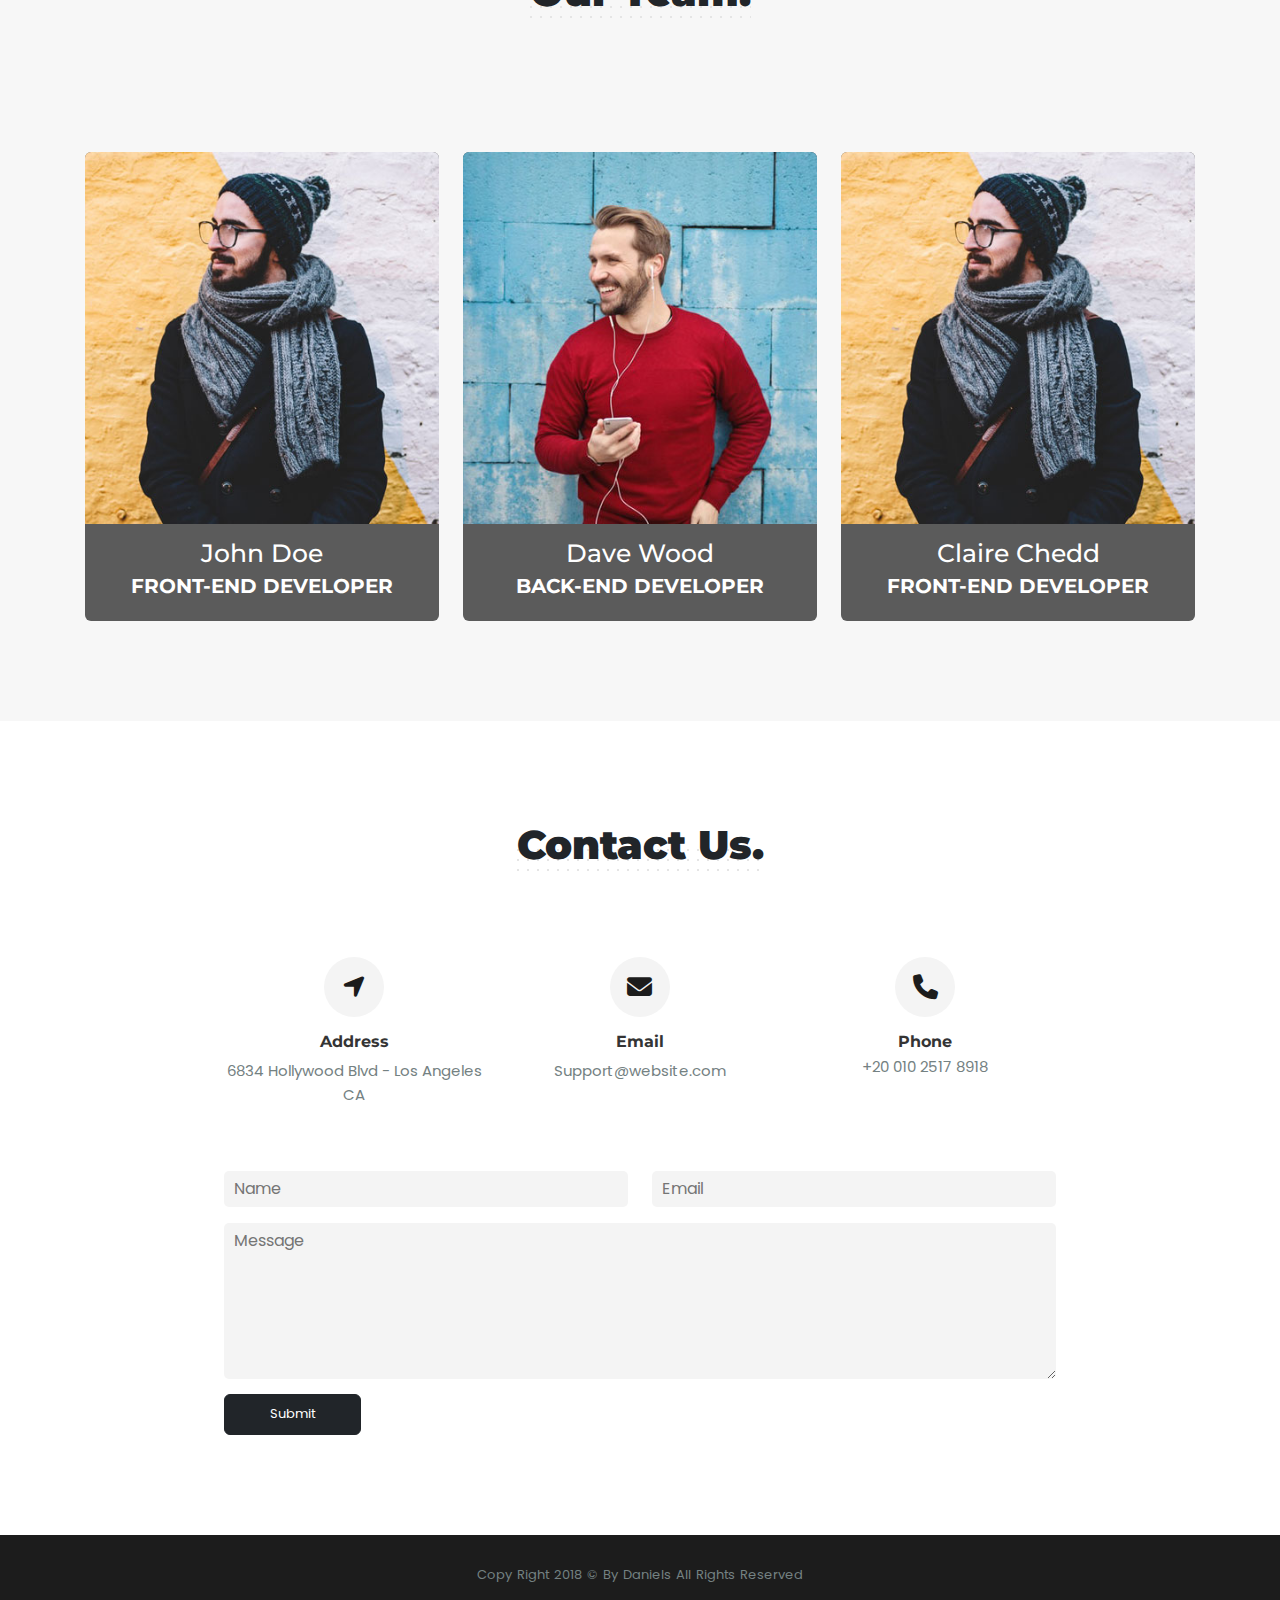
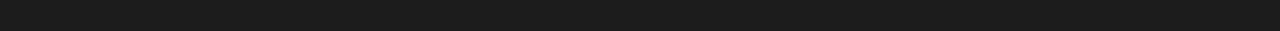
<file: 0x08-html-css-Daniels/index.html>
<!DOCTYPE html>
<html lang="en">

<head>
    <meta charset="UTF-8">
    <meta name="viewport" content="width=device-width, initial-scale=1.0">
    <title>Daniels</title>
    <link rel="icon" href="./img/favicon.ico">

    <!-- FONTS -->
    <link rel="preconnect" href="https://fonts.googleapis.com">
    <link rel="preconnect" href="https://fonts.gstatic.com" crossorigin>
    <link
        href="https://fonts.googleapis.com/css2?family=Montserrat:ital,wght@0,100..900;1,100..900&family=Poppins:ital,wght@0,100;0,200;0,300;0,400;0,500;0,600;0,700;0,800;0,900;1,100;1,200;1,300;1,400;1,500;1,600;1,700;1,800;1,900&display=swap"
        rel="stylesheet">


    <!-- EXTERNAL -->
    <link rel="stylesheet" href="./css/bootstrap.min.css">
    <link rel="stylesheet" href="./css/all.min.css">
    <link rel="stylesheet" href="./css/animation.css">
    <link rel="stylesheet" href="./css/main.css">
    <link rel="stylesheet" href="./css/media.css">
</head>

<body>

    <!--==== nav-area start ====-->
    <nav class="navbar navbar-expand-lg navbar-dark w-100 fixed-top">
        <div class="container">
            <a class="navbar-brand" href="#">Daniels</a>
            <button class="navbar-toggler" type="button" data-bs-toggle="collapse"
                data-bs-target="#navbarSupportedContent" aria-controls="navbarSupportedContent" aria-expanded="false"
                aria-label="Toggle navigation">
                <span class="navbar-toggler-icon"></span>
            </button>
            <div class="collapse navbar-collapse" id="navbarSupportedContent">
                <ul class="navbar-nav ms-auto mb-2 mb-lg-0">
                    <li class="nav-item">
                        <a class="nav-link active" aria-current="page" href="#hero">Home</a>
                    </li>
                    <li class="nav-item">
                        <a class="nav-link" href="#about">About</a>
                    </li>
                    <li class="nav-item">
                        <a class="nav-link" href="#services">Services</a>
                    </li>
                    <li class="nav-item">
                        <a class="nav-link" href="#work">Works</a>
                    </li>
                    <li class="nav-item">
                        <a class="nav-link" href="#clients">Clients</a>
                    </li>
                    <li class="nav-item">
                        <a class="nav-link" href="#team">Team</a>
                    </li>
                    <li class="nav-item">
                        <a class="nav-link" href="#contact">Contact</a>
                    </li>
                </ul>

            </div>
        </div>
    </nav>
    <!--==== nav-area end ====-->

    <!--==== hero-area start ====-->
    <div id="hero" class="hero d-flex justify-content-center align-items-center vh-100">
        <div class="hero-content text-center">
            <div class="container">
                <h5 class="hero-title">Hello</h5>
                <h1 class="hero-animation">I AM </h1>

                <div class="social-icon">
                    <a href="#">
                        <span><i class="fa-brands fa-facebook-f"></i></span>
                    </a>
                    <a href="#">
                        <span><i class="fa-brands fa-twitter"></i></span>
                    </a>
                    <a href="#">
                        <span><i class="fa-brands fa-linkedin-in"></i></span>
                    </a>
                    <a href="#">
                        <span><i class="fa-brands fa-behance"></i></span>
                    </a>
                    <a href="#">
                        <span><i class="fa-brands fa-youtube"></i></span>
                    </a>
                </div>
            </div>
        </div>
    </div>
    <!--==== hero-area end ====-->

    <!--==== main-area start ====-->
    <main>
        <section id="about" class="about-section">
            <div class="container">

                <div class="row">
                    <div class="col-lg-5">
                        <div class="about-img mb-30"><img src="./img/hero.jpg" alt="feedback man"></div>
                    </div>

                    <div class="about-left col-lg-7 fw-light fs-5 mb-30">
                        <h5 class="about-title mb-0 position-relative">About me</h5>
                        <span class="under-title">UI / UX Designer & Web Developer</span>
                        <p class="about-text mt-3">I am <span class="fw-bold">Jerry Daniels</span> Lorem Ipsum is simply
                            dummy text of the printing and
                            typesetting industry. Lorem Ipsum has been the industry's standard dummy text ever It has
                            survived not only five centuries, but also the leap into electronic but also the leap into
                            electronic typesetting, remaining essentially unchanged. It was popularised in the 1960s
                            with the release of Letraset sheets containing</p>

                        <div class="skill pt-2">

                            <div class="progress mb-3 mt-1 ">
                                <div class="progress-bar d-flex" role="progressbar" style="width: 95%;"
                                    aria-valuenow="85" aria-valuemin="0" aria-valuemax="100">
                                    <span class="progress-start">Web Desing</span>
                                    <span class="progress-end">95%</span>
                                </div>
                            </div>

                            <div class="progress mb-3 mt-1 ">
                                <div class="progress-bar d-flex" role="progressbar" style="width: 80%;"
                                    aria-valuenow="85" aria-valuemin="0" aria-valuemax="100">
                                    <span class="progress-start">Branding</span>
                                    <span class="progress-end">80%</span>
                                </div>
                            </div>

                            <div class="progress mb-3 mt-1 ">
                                <div class="progress-bar d-flex" role="progressbar" style="width: 90%;"
                                    aria-valuenow="85" aria-valuemin="0" aria-valuemax="100">
                                    <span class="progress-start">Development</span>
                                    <span class="progress-end">90%</span>
                                </div>
                            </div>

                            <button type="button" class="btn btn-primary btn-md">Download C.V</button>
                            <button type="button" class="btn btn-secondary btn-md">Contact Me</button>


                        </div>
                    </div>
                </div>

            </div>
        </section>

        <section id="services" class="services-section">
            <div class="container">
                <div class="row justify-content-center">
                    <div class="title-box text-center">
                        <h3 class="title-heading">services.</h3>

                    </div>
                    <div class="row gy-3">
                        <div class="col-md-4">
                            <div class="service-inner d-flex ">
                                <div class="service-icon">
                                    <div class="icon-circle d-flex">
                                        <i class="fa-solid fa-laptop"></i>
                                    </div>
                                </div>
                                <div class="service-content text-center">
                                    <h2>Web Design</h2>
                                    <p>
                                        Lorem Ipsum is simply dummy text of the Lorem Ipsum has been the industry's
                                        standard dummy text ever
                                    </p>
                                </div>
                            </div>
                        </div>
                        <div class="col-md-4">
                            <div class="service-inner d-flex ">
                                <div class="service-icon">
                                    <div class="icon-circle d-flex">
                                        <i class="fa-solid fa-bullhorn"></i>
                                    </div>
                                </div>
                                <div class="service-content text-center">
                                    <h2>Branding</h2>
                                    <p>
                                        Lorem Ipsum is simply dummy text of the Lorem Ipsum has been the industry's
                                        standard dummy text ever
                                    </p>
                                </div>
                            </div>
                        </div>
                        <div class="col-md-4">
                            <div class="service-inner d-flex ">
                                <div class="service-icon">
                                    <div class="icon-circle d-flex">
                                        <i class="fa-solid fa-umbrella"></i>
                                    </div>
                                </div>
                                <div class="service-content text-center">
                                    <h2>Development</h2>
                                    <p>
                                        Lorem Ipsum is simply dummy text of the Lorem Ipsum has been the industry's
                                        standard dummy text ever
                                    </p>
                                </div>
                            </div>
                        </div>
                        <div class="col-md-4">
                            <div class="service-inner d-flex ">
                                <div class="service-icon">
                                    <div class="icon-circle d-flex">
                                        <i class="fa-regular fa-gem"></i>
                                    </div>
                                </div>
                                <div class="service-content text-center">
                                    <h2>Creative Design</h2>
                                    <p>
                                        Lorem Ipsum is simply dummy text of the Lorem Ipsum has been the industry's
                                        standard dummy text ever
                                    </p>
                                </div>
                            </div>
                        </div>
                        <div class="col-md-4">
                            <div class="service-inner d-flex ">
                                <div class="service-icon">
                                    <div class="icon-circle d-flex">
                                        <i class="fa-solid fa-display"></i>
                                    </div>
                                </div>
                                <div class="service-content text-center">
                                    <h2>Fully Responsive</h2>
                                    <p>
                                        Lorem Ipsum is simply dummy text of the Lorem Ipsum has been the industry's
                                        standard dummy text ever
                                    </p>
                                </div>
                            </div>
                        </div>
                        <div class="col-md-4">
                            <div class="service-inner d-flex ">
                                <div class="service-icon">
                                    <div class="icon-circle d-flex">
                                        <i class="fa-solid fa-camera"></i>
                                    </div>
                                </div>
                                <div class="service-content text-center">
                                    <h2>Retina Ready</h2>
                                    <p>
                                        Lorem Ipsum is simply dummy text of the Lorem Ipsum has been the industry's
                                        standard dummy text ever
                                    </p>
                                </div>
                            </div>
                        </div>
                    </div>
                </div>
        </section>

        <section id="work" class="portfolio-section">
            <div class="container">
                <div class="row">
                    <div class="title-box text-center">
                        <h3 class="title-heading">Portfolio.</h3>
                    </div>

                    <ul class="nav nav-pills mb-3 justify-content-center" id="pills-tab" role="tablist">
                        <li class="nav-item" role="presentation">
                            <button class="nav-link active" id="pills-home-tab" data-bs-toggle="pill"
                                data-bs-target="#pills-home" type="button" role="tab" aria-controls="pills-home"
                                aria-selected="true">All</button>
                        </li>
                        <li class="nav-item" role="presentation">
                            <button class="nav-link" id="pills-profile-tab" data-bs-toggle="pill"
                                data-bs-target="#pills-profile" type="button" role="tab" aria-controls="pills-profile"
                                aria-selected="false">Brand</button>
                        </li>
                        <li class="nav-item" role="presentation">
                            <button class="nav-link" id="pills-contact-tab" data-bs-toggle="pill"
                                data-bs-target="#pills-contact" type="button" role="tab" aria-controls="pills-contact"
                                aria-selected="false">Desing</button>
                        </li>

                        <li class="nav-item" role="presentation">
                            <button class="nav-link" id="pills-graphic-tab" data-bs-toggle="pill"
                                data-bs-target="#pills-graphic" type="button" role="tab" aria-controls="pills-graphic"
                                aria-selected="false">Graphic</button>
                        </li>

                    </ul>
                    <div class="tab-content" id="pills-tabContent">

                        <div class="tab-pane fade show active" id="pills-home" role="tabpanel"
                            aria-labelledby="pills-home-tab" tabindex="0">
                            <div class="row row-cols-1  row-cols-md-2 row-cols-lg-3">
                                <div class="col mb-4">
                                    <figure class="item position-relative">
                                        <img src="./img/portfolio/1.jpg" alt="smart-note">
                                        <figcaption
                                            class="item-caption position-absolute text-center d-flex align-items-center justify-content-center flex-column">
                                            <h6>WEB DESIGN</h6>
                                            <div class="icons ">
                                                <span><a href="#"><i class="fa-solid fa-link"></i></a></span>
                                                <span><a href="#"><i
                                                            class="fa-solid fa-magnifying-glass-plus"></i></a></span>
                                            </div>
                                        </figcaption>
                                    </figure>
                                </div>

                                <div class="col mb-4">
                                    <figure class="item position-relative">
                                        <img src="./img/portfolio/2.jpg" alt="smart-note">
                                        <figcaption
                                            class="item-caption position-absolute text-center d-flex align-items-center justify-content-center flex-column">
                                            <h6>WEB DESIGN</h6>
                                            <div class="icons ">
                                                <span><a href="#"><i class="fa-solid fa-link"></i></a></span>
                                                <span><a href="#"><i
                                                            class="fa-solid fa-magnifying-glass-plus"></i></a></span>
                                            </div>
                                        </figcaption>
                                    </figure>
                                </div>

                                <div class="col mb-4">
                                    <figure class="item position-relative">
                                        <img src="./img/portfolio/3.jpg" alt="smart-note">
                                        <figcaption
                                            class="item-caption position-absolute text-center d-flex align-items-center justify-content-center flex-column">
                                            <h6>WEB DESIGN</h6>
                                            <div class="icons ">
                                                <span><a href="#"><i class="fa-solid fa-link"></i></a></span>
                                                <span><a href="#"><i
                                                            class="fa-solid fa-magnifying-glass-plus"></i></a></span>
                                            </div>
                                        </figcaption>
                                    </figure>
                                </div>

                                <div class="col mb-4">
                                    <figure class="item position-relative">
                                        <img src="./img/portfolio/4.jpg" alt="smart-note">
                                        <figcaption
                                            class="item-caption position-absolute text-center d-flex align-items-center justify-content-center flex-column">
                                            <h6>WEB DESIGN</h6>
                                            <div class="icons ">
                                                <span><a href="#"><i class="fa-solid fa-link"></i></a></span>
                                                <span><a href="#"><i
                                                            class="fa-solid fa-magnifying-glass-plus"></i></a></span>
                                            </div>
                                        </figcaption>
                                    </figure>
                                </div>

                                <div class="col mb-4">
                                    <figure class="item position-relative">
                                        <img src="./img/portfolio/5.jpg" alt="smart-note">
                                        <figcaption
                                            class="item-caption position-absolute text-center d-flex align-items-center justify-content-center flex-column">
                                            <h6>WEB DESIGN</h6>
                                            <div class="icons ">
                                                <span><a href="#"><i class="fa-solid fa-link"></i></a></span>
                                                <span><a href="#"><i
                                                            class="fa-solid fa-magnifying-glass-plus"></i></a></span>
                                            </div>
                                        </figcaption>
                                    </figure>
                                </div>

                                <div class="col mb-4">
                                    <figure class="item position-relative">
                                        <img src="./img/portfolio/6.jpg" alt="smart-note">
                                        <figcaption
                                            class="item-caption position-absolute text-center d-flex align-items-center justify-content-center flex-column">
                                            <h6>WEB DESIGN</h6>
                                            <div class="icons ">
                                                <span><a href="#"><i class="fa-solid fa-link"></i></a></span>
                                                <span><a href="#"><i
                                                            class="fa-solid fa-magnifying-glass-plus"></i></a></span>
                                            </div>
                                        </figcaption>
                                    </figure>
                                </div>
                            </div>
                        </div>

                        <div class="tab-pane fade" id="pills-profile" role="tabpanel"
                            aria-labelledby="pills-profile-tab" tabindex="0">
                            <div class="row row-cols-1  row-cols-md-2 row-cols-lg-3">
                                <div class="col mb-4">
                                    <figure class="item position-relative">
                                        <img src="./img/portfolio/4.jpg" alt="smart-note">
                                        <figcaption
                                            class="item-caption position-absolute text-center d-flex align-items-center justify-content-center flex-column">
                                            <h6>WEB DESIGN</h6>
                                            <div class="icons ">
                                                <span><a href="#"><i class="fa-solid fa-link"></i></a></span>
                                                <span><a href="#"><i
                                                            class="fa-solid fa-magnifying-glass-plus"></i></a></span>
                                            </div>
                                        </figcaption>
                                    </figure>
                                </div>

                                <div class="col mb-4">
                                    <figure class="item position-relative">
                                        <img src="./img/portfolio/6.jpg" alt="smart-note">
                                        <figcaption
                                            class="item-caption position-absolute text-center d-flex align-items-center justify-content-center flex-column">
                                            <h6>WEB DESIGN</h6>
                                            <div class="icons ">
                                                <span><a href="#"><i class="fa-solid fa-link"></i></a></span>
                                                <span><a href="#"><i
                                                            class="fa-solid fa-magnifying-glass-plus"></i></a></span>
                                            </div>
                                        </figcaption>
                                    </figure>
                                </div>

                            </div>
                        </div>

                        <div class="tab-pane fade" id="pills-contact" role="tabpanel"
                            aria-labelledby="pills-contact-tab" tabindex="0">
                            <div class="row row-cols-1 row-cols-md-2 row-cols-lg-3">
                                <div class="col mb-4">
                                    <figure class="item position-relative">
                                        <img src="./img/portfolio/2.jpg" alt="smart-note">
                                        <figcaption
                                            class="item-caption position-absolute text-center d-flex align-items-center justify-content-center flex-column">
                                            <h6>WEB DESIGN</h6>
                                            <div class="icons ">
                                                <span><a href="#"><i class="fa-solid fa-link"></i></a></span>
                                                <span><a href="#"><i
                                                            class="fa-solid fa-magnifying-glass-plus"></i></a></span>
                                            </div>
                                        </figcaption>
                                    </figure>
                                </div>
                                <div class="col mb-4">
                                    <figure class="item position-relative">
                                        <img src="./img/portfolio/5.jpg" alt="smart-note">
                                        <figcaption
                                            class="item-caption position-absolute text-center d-flex align-items-center justify-content-center flex-column">
                                            <h6>WEB DESIGN</h6>
                                            <div class="icons ">
                                                <span><a href="#"><i class="fa-solid fa-link"></i></a></span>
                                                <span><a href="#"><i
                                                            class="fa-solid fa-magnifying-glass-plus"></i></a></span>
                                            </div>
                                        </figcaption>
                                    </figure>
                                </div>
                            </div>
                        </div>

                        <div class="tab-pane fade" id="pills-graphic" role="tabpanel"
                            aria-labelledby="pills-graphic-tab" tabindex="0">
                            <div class="row row-cols-1 row-cols-md-2 row-cols-lg-3">
                                <div class="col mb-4">
                                    <figure class="item position-relative">
                                        <img src="./img/portfolio/1.jpg" alt="smart-note">
                                        <figcaption
                                            class="item-caption position-absolute text-center d-flex align-items-center justify-content-center flex-column">
                                            <h6>WEB DESIGN</h6>
                                            <div class="icons ">
                                                <span><a href="#"><i class="fa-solid fa-link"></i></a></span>
                                                <span><a href="#"><i
                                                            class="fa-solid fa-magnifying-glass-plus"></i></a></span>
                                            </div>
                                        </figcaption>
                                    </figure>
                                </div>
                                <div class="col mb-4">
                                    <figure class="item position-relative">
                                        <img src="./img/portfolio/3.jpg" alt="smart-note">
                                        <figcaption
                                            class="item-caption position-absolute text-center d-flex align-items-center justify-content-center flex-column">
                                            <h6>WEB DESIGN</h6>
                                            <div class="icons ">
                                                <span><a href="#"><i class="fa-solid fa-link"></i></a></span>
                                                <span><a href="#"><i
                                                            class="fa-solid fa-magnifying-glass-plus"></i></a></span>
                                            </div>
                                        </figcaption>
                                    </figure>
                                </div>
                                <div class="col mb-4">
                                    <figure class="item position-relative">
                                        <img src="./img/portfolio/5.jpg" alt="smart-note">
                                        <figcaption
                                            class="item-caption position-absolute text-center d-flex align-items-center justify-content-center flex-column">
                                            <h6>WEB DESIGN</h6>
                                            <div class="icons ">
                                                <span><a href="#"><i class="fa-solid fa-link"></i></a></span>
                                                <span><a href="#"><i
                                                            class="fa-solid fa-magnifying-glass-plus"></i></a></span>
                                            </div>
                                        </figcaption>
                                    </figure>
                                </div>
                            </div>
                        </div>


                    </div>
                </div>
        </section>

        <section id="clients" class="clients-section">
            <div class="container">
                <div class="title-box text-center">
                    <h3 class="title-heading">Testimonials.</h3>
                </div>

                <div id="carouselExampleIndicators" class="carousel slide">

                    <div class="carousel-inner mb-5">
                        <div class="carousel-item active">
                            <div class="clients-content text-center">
                                <img src="./img/clients/1.jpg" alt="client">
                                <p>Lorem Ipsum has been the industry's standard dummy text ever since the when an
                                    unknown
                                    printer took a galley of type and scrambled it to make a type specimen book.</p>
                                <h6>Alex Smith</h6>
                                <span>Envato Customer</span>
                            </div>
                        </div>
                        <div class="carousel-item">
                            <div class="clients-content text-center">
                                <img src="./img/clients/1.jpg" alt="client">
                                <p>Lorem Ipsum has been the industry's standard dummy text ever since the when an
                                    unknown
                                    printer took a galley of type and scrambled it to make a type specimen book.</p>
                                <h6>Alex Smith</h6>
                                <span>Envato Customer</span>
                            </div>
                        </div>
                        <div class="carousel-item">
                            <div class="clients-content text-center">
                                <img src="./img/clients/1.jpg" alt="client">
                                <p>Lorem Ipsum has been the industry's standard dummy text ever since the when an
                                    unknown
                                    printer took a galley of type and scrambled it to make a type specimen book.</p>
                                <h6>Alex Smith</h6>
                                <span>Envato Customer</span>
                            </div>
                        </div>
                    </div>

                    <div class="carousel-indicators position-static">
                        <button type="button" data-bs-target="#carouselExampleIndicators" data-bs-slide-to="0"
                            class="active" aria-current="true" aria-label="Slide 1"></button>
                        <button type="button" data-bs-target="#carouselExampleIndicators" data-bs-slide-to="1"
                            aria-label="Slide 2"></button>
                        <button type="button" data-bs-target="#carouselExampleIndicators" data-bs-slide-to="2"
                            aria-label="Slide 3"></button>
                    </div>
                </div>




            </div>
        </section>

        <div class="section-counter">
            <div class="container position-relative">
                <div class="row">
                    <div class="col-sm-3 col-lg-3">
                        <div class="counter-box pt-4 pt-md-0">
                            <div class="counter-ico">
                                <span class="ico-circle"><i class="fa-solid fa-users"></i></i></span>
                            </div>
                            <div class="counter-num">
                                <p>850</p>
                                <span class="counter-text">WORKS COMPLETED</span>
                            </div>
                        </div>
                    </div>
                    <div class="col-sm-3 col-lg-3">
                        <div class="counter-box pt-4 pt-md-0">
                            <div class="counter-ico">
                                <span class="ico-circle"><i class="fa-solid fa-thumbs-up"></i></span>
                            </div>
                            <div class="counter-num">
                                <p>25</p>
                                <span class="counter-text">YEARS OF EXPERIENCE</span>
                            </div>
                        </div>
                    </div>
                    <div class="col-sm-3 col-lg-3">
                        <div class="counter-box pt-4 pt-md-0">
                            <div class="counter-ico">
                                <span class="ico-circle"><i class="fa-solid fa-bullhorn"></i></span>
                            </div>
                            <div class="counter-num">
                                <p>550</p>
                                <span class="counter-text">TOTAL CLIENTS</span>
                            </div>
                        </div>
                    </div>
                    <div class="col-sm-3 col-lg-3">
                        <div class="counter-box pt-4 pt-md-0">
                            <div class="counter-ico">
                                <span class="ico-circle"><i class="fa-solid fa-cloud-arrow-down"></i></span>
                            </div>
                            <div class="counter-num">
                                <p>48</p>
                                <span class="counter-text">AWARD WON</span>
                            </div>
                        </div>
                    </div>
                </div>
            </div>
        </div>

        <section id="team" class="section-work">
            <div class="container">
                <div class="title-box text-center">
                    <h3 class="title-heading">Our Team.</h3>
                </div>

                <div class="row row-cols-1 row-cols-md-2 row-cols-lg-3 g-4 pt-5">
                    <div class="col">
                        <div class="card position-relative">
                            <div class="img-wrapper position-relative">
                                <img src="./img/1.jpg" class="card-img-top" alt="team member">

                                <div
                                    class="card-caption position-absolute text-center d-flex align-items-center justify-content-center flex-column">
                                    <div class="icons ">
                                        <span><a href="#"><i class="fa-brands fa-facebook-f"></i></a></span>
                                        <span><a href="#"><i class="fa-brands fa-twitter"></i></a></span>
                                        <span><a href="#"><i class="fa-brands fa-pinterest"></i></a></span>
                                        <span><a href="#"><i class="fa-brands fa-linkedin-in"></i></a></span>
                                    </div>
                                </div>
                            </div>


                            <div class="card-body text-center">
                                <h4>John Doe</h4>
                                <h5>FRONT-END DEVELOPER</h5>
                            </div>
                        </div>
                    </div>
                    <div class="col">
                        <div class="card position-relative">
                            <div class="img-wrapper position-relative">
                                <img src="./img/2.jpg" class="card-img-top" alt="team member">

                                <div
                                    class="card-caption position-absolute text-center d-flex align-items-center justify-content-center flex-column">
                                    <div class="icons ">
                                        <span><a href="#"><i class="fa-brands fa-facebook-f"></i></a></span>
                                        <span><a href="#"><i class="fa-brands fa-twitter"></i></a></span>
                                        <span><a href="#"><i class="fa-brands fa-pinterest"></i></a></span>
                                        <span><a href="#"><i class="fa-brands fa-linkedin-in"></i></a></span>
                                    </div>
                                </div>
                            </div>


                            <div class="card-body text-center">
                                <h4>Dave Wood</h4>
                                <h5>BACK-END DEVELOPER</h5>
                            </div>
                        </div>
                    </div>
                    <div class="col">
                        <div class="card position-relative">
                            <div class="img-wrapper position-relative">
                                <img src="./img/1.jpg" class="card-img-top" alt="team member">

                                <div
                                    class="card-caption position-absolute text-center d-flex align-items-center justify-content-center flex-column">
                                    <div class="icons ">
                                        <span><a href="#"><i class="fa-brands fa-facebook-f"></i></a></span>
                                        <span><a href="#"><i class="fa-brands fa-twitter"></i></a></span>
                                        <span><a href="#"><i class="fa-brands fa-pinterest"></i></a></span>
                                        <span><a href="#"><i class="fa-brands fa-linkedin-in"></i></a></span>
                                    </div>
                                </div>
                            </div>


                            <div class="card-body text-center">
                                <h4>Claire Chedd</h4>
                                <h5>FRONT-END DEVELOPER</h5>
                            </div>
                        </div>
                    </div>

                </div>
            </div>
        </section>

        <section id="contact" class="section-contact">
            <div class="container">
                <div class="title-box text-center">
                    <h3 class="title-heading">Contact Us.</h3>
                </div>

                <div class="inner-container w-75 m-auto">
                    <div class="row row-cols-1 row-cols-lg-3 g-4 mb-5 text-center">
                        <div class="col">
                            <div class="item d-flex flex-column align-items-center">
                                <span class="mb-3"><i class="fa-solid fa-location-arrow"></i></span>
                                <h6>Address</h6>
                                <p>6834 Hollywood Blvd - Los Angeles CA</p>
                            </div>
                        </div>
                        <div class="col">
                            <div class="item d-flex flex-column align-items-center">
                                <span class="mb-3"><i class="fa-solid fa-envelope"></i></span>
                                <h6>Email</h6>
                                <p>Support@website.com</p>
                            </div>
                        </div>
                        <div class="col">
                            <div class="item d-flex flex-column align-items-center">
                                <span class="mb-3"><i class="fa-solid fa-phone"></i></span>
                                <h6 class="mb-1">Phone</h6>
                                <p>+20 010 2517 8918</p>
                            </div>
                        </div>

                    </div>


                    <form class="form" id="contact-form">
                        <div class="messages"></div>

                        <div class="controls">
                            <div class="row row-cols-lg-2 mb-3">
                                <div class="col">
                                    <input class="w-100" id="form_name" type="text" name="name" placeholder="Name"
                                        required="required">
                                </div>

                                <div class="col">
                                    <input class="w-100" id="form_email" type="email" name="email" placeholder="Email"
                                        required="required">
                                </div>
                            </div>

                            <div class="row row-cols-1 mb-2">
                                <div class="col ">
                                    <textarea class="w-100" id="form_message" name="message" placeholder="Message"
                                        rows="6" required="required"></textarea>
                                </div>
                            </div>
                            <button type="button" class="btn btn-dark btn-custom">Submit</button>
                        </div>
                    </form>
                </div>
            </div>
        </section>
    </main>
    <!--==== main-area end ====-->


    <!--==== footer-area start ====-->
    <footer class="text-center">
        <p>Copy Right 2018 © By Daniels All Rights Reserved</p>
    </footer>
    <!--==== footer-area end ====-->

    <script src="./js/bootstrap.bundle.min.js"></script>
</body>

</html>
</file>
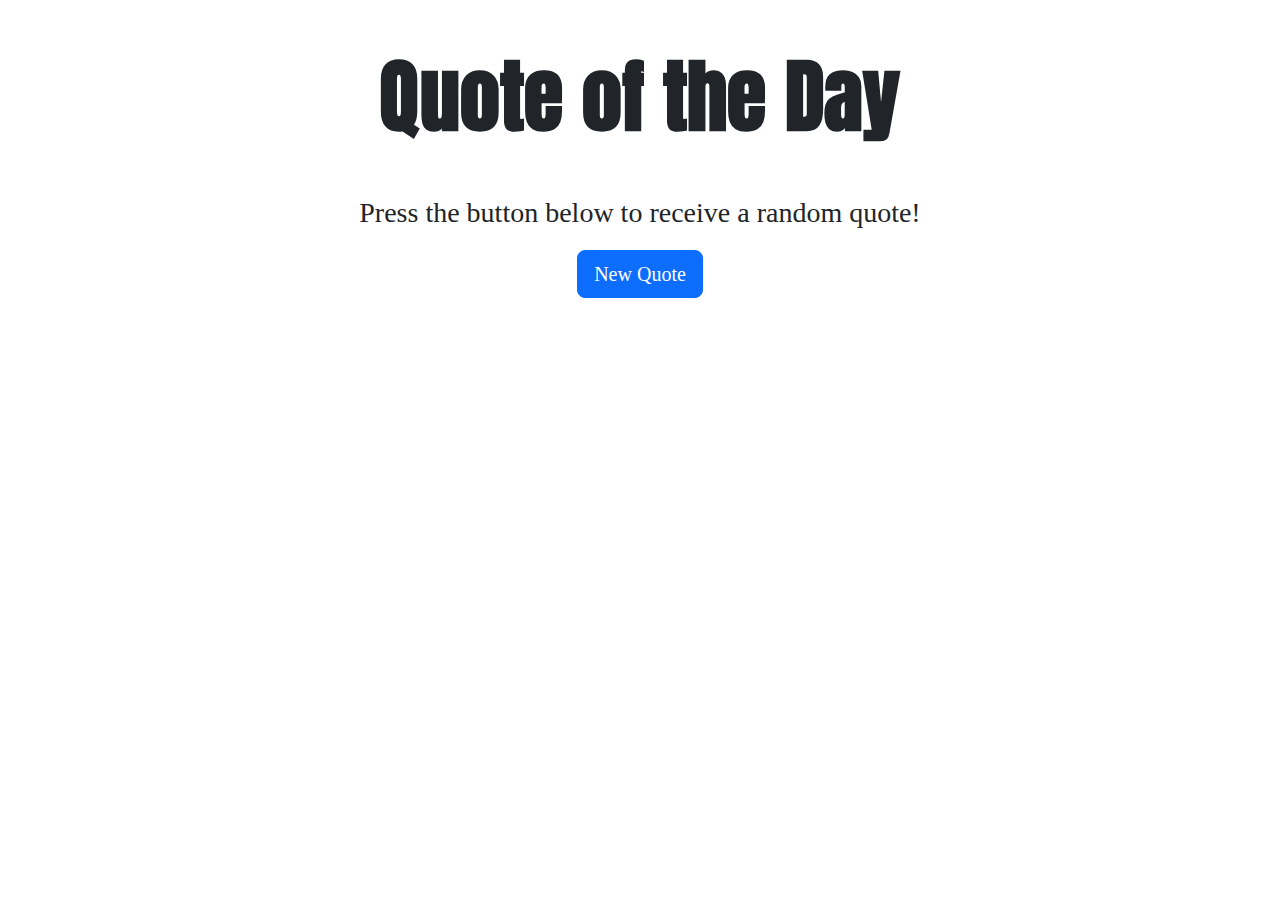
<file: 0x09-js-quote/index.html>
<!DOCTYPE html>
<html lang="en">

<head>
    <meta charset="UTF-8">
    <meta name="viewport" content="width=device-width, initial-scale=1.0">
    <title>Quote</title>

    <!-- fonts -->
    <link rel="preconnect" href="https://fonts.googleapis.com">
    <link rel="preconnect" href="https://fonts.gstatic.com" crossorigin>
    <link
        href="https://fonts.googleapis.com/css2?family=Anton&family=Tinos:ital,wght@0,400;0,700;1,400;1,700&display=swap"
        rel="stylesheet">

    <!-- external -->
    <link rel="stylesheet" href="./css/bootstrap.min.css">
    <link rel="stylesheet" href="./css/main.css">
</head>

<body>

    <section>
        <div class="container mt-5 text-center">
            <div class="row">
                <div class="col">
                    <div class="box">
                        <h1 class="fw-bold mb-5">Quote of the Day</h1>
                        <p class="fs-3 mb-3">Press the button below to receive a random quote!</p>
                        <button type="button" onclick="quoteDisplay()" class="btn btn-primary btn-lg mb-5">New Quote</button>
                        <p id="quote" class="mb-3 fs-3"></p>
                        <p id="author" class="fs-3"></p>
                    </div>
                </div>
            </div>
        </div>
    </section>

    <script src="./js/bootstrap.bundle.min.js"></script>
    <script src="./js/main.js"></script>
</body>

</html>
</file>
<file: 0x03-html-css-family-bakery/css/style.css>
body{
  font-family: "Alegreya", serif;

    margin: 0;
}
.overlay{
    background-color: rgba(0,0,0,.3);
    height: 100%;
}

h2,h3{
    font-size: 32px;
    font-family: "Alegreya";
    font-weight: 400;
    color: #303030;
    line-height: 1.38em;
    margin-top: 0;
    margin-bottom: 0;
}
h4{
    font-size: 22px;
    font-family: "Alegreya";
    font-weight: 400;
    line-height: 1.38em

}
p,span{
    font-size: 17px;
    font-family: "Alegreya Sans", sans-serif;
    font-weight: 400;
    color: #686868;
    line-height: 1.86em;
    margin-top: 0;
    margin-bottom: 0;
}


/* Section Home */
.home-page{
    background-image: url(../images/drew-coffman-1872.jpg);
    background-size: cover;
    background-position: center;
    height: 85vh;
    
}
/* Home - navbar */
.navbar{
    /* background-color: aquamarine; */
    width: 65%;
    margin: auto;
    vertical-align: middle;
    padding: 0 16px;
    padding-top: 15px;
    

}
.navbar .logo{
    /* background-color: tomato; */
    width: 20%;
    display: inline-block;
    vertical-align: middle;
}
.logo img{
    width: 70%;
}
.nav-hyperlinks{
    text-align: right;
    /* background-color: tomato; */
    width: 50%;
    margin-left: 350px;
    display: inline-block;
    /* vertical-align: middle; */
}
.nav-hyperlinks ul{
    list-style-type: none;

}
.nav-hyperlinks ul li{
    display: inline-block;
    padding: 0 15px;
}
.nav-hyperlinks ul li a{

    text-decoration: none;
    color: white;
    font-size: 18px;

}

/* Home - Content */
.content{
    padding: 40px;
    color: white;
    text-align: center;
    /* background-color: tomato; */
    width: 58%;
    margin: auto;
    margin-top: 150px;

}
.content .welcome{
    font-family: "Alegreya Sans";
    color: white;
    font-size: 22px;
    margin-bottom: 5px;
}

.content .main-heading{
    font-size: 76px;
    font-weight: 400;
    margin: 0 0 5;
}

.content p{
    font-family: "Alegreya Sans";
    font-size: 24px;
    color: white;

}
.buttons{
    margin-top: 50px;

}
.content .buttons a{
    text-decoration: none;
    color: white;
}

.content .button-1{
    font-family: "Alegreya Sans";
    background-color: #8e7754;
    border: 2px solid transparent;
    padding: 15px 28px;
}

.content .button-2{
    font-family: "Alegreya Sans";
    background-color: transparent;
    padding: 15px 28px;
    border: 2px solid white;
    border-radius: 5px;
    margin-left: 5px;
}



/* ~~~~~~~~~~~~~~~~~~~~~~~~~~~~~~ */

.who-we-are{
    /* background-color: tomato; */
    margin-top: 90px;
}

.container{
    /* background-color: tomato; */

    overflow: hidden;
    margin: 0 300px;
    padding: 0 16px;
    /* text-align: center; */
    width: 65%;
    margin: auto;
}

.section-2-left{
    display: inline-block;
    background-color: #8e7754;
    width: 47%;
    margin-right: 65px;
}
.section-2-left img{
    width: 100%;
}

.section-2-right{
    width: 47%;
    display: inline-block;
    vertical-align: top; 
    margin-top: 20px;

}

.section-2-right ul{
    list-style-type: none;
    margin-left: 0;
    padding-left: 0;
}

.svg-inline--fa{
    font-size: 20px;
    color: #8e7754;
    padding: 10px;
    border: 1px solid rgba(0,0,0,0.15);
    border-radius: 50%;
    vertical-align: middle;
    margin-bottom: 15px;
    margin-right: 20px;
}

/* ~~~~~~~~~~~~~~~~~~~~~~~~~~~~~~ */

.location{
    /* background-color: tomato; */
    margin-top: 90px;
    padding-top: 100px;
    background-color: #f8f8f8;
}
.location-left{
    /* background-color: aquamarine; */
    display: inline-block;
    width: 47%;
    vertical-align: middle;

}
.location-right{
    background-color: bisque;
    display: inline-block;
    width: 47%;
    vertical-align: middle;
    margin-left: 60px;

}
.location-right img{
    width: 100%;
}

/* ~~~~~~~~~~~~~~~~~~~~~~~~~~~~~~ */

.our-baking{
    margin-top: 90px;
    text-align: center;
    
}
.baking-heading{
    text-align: center;
    margin: 10px 0px 60px;

}
.baking-heading h3{
    margin-bottom: 17px;
}
.item{
    /* background-color: #c0193d; */
    width: 33.3333%;
    float: left;
    text-align: center;
}
.item img{
    width: 90%;
}
.clr{
    clear: both;
}

/* ~~~~~~~~~~~~~~~~~~~~~~~~~~~~~~ */

.contact{
    margin-top: 90px;
    padding-top: 100px;
    background-color: #f8f8f8;
}
.contact-left{

    float: left;
    width: 47%;
    vertical-align: middle;
    margin-right: 40px;

}
.contact-left h2{
    margin-bottom: 25px;
}
.contact-left p{
    margin-bottom: 25px;
}
.contact-left ul{
    list-style-type: none;
    margin-left: 0;
    padding-left: 0;
}
.contact-right{
    width: 47%;
    float: left;
}
.contact .svg-inline--fa{
    background-color: #8e7754;
    font-size: 15px;
    color: white;
    /* vertical-align: middle; */
    margin-bottom: 20px;
    margin-right: 10px;
}

/* ~~~~~~~~~~~~~~~~~~~~~~~~~~~~~~ */

.footer{
    background-color: #403d38;
    margin-top: 90px;
    padding: 60px;

}

.about-us{
    width: 24%;
    /* background-color: goldenrod; */
    float: left;
}
.footer h4{
    margin-bottom: 15;
    font-size: 18px;
    color: #FFFFFF;
}
.footer .about-us p{
    margin-bottom: 15;

}
.why-we-special,
.opening-hours,
.contact-details{
    display: inline-block;
    width: 22%;
    float: left;    
    list-style-type: none;
    padding-left: 30px;
}
.footer ul{
    list-style-type: none;
    padding: 0;
}
.symbol{
    font-weight: bold;
    margin-right: 10px;
}
hr{
    border: 1px solid #686868;
}

.contact-details ul{
    list-style-type: none;
    margin-left: 0;
    padding-left: 0;
    background-image: url(../images/contact-details-map.png);
}
.contact-details img{
    width: 100%;
}

.fa-location-dot,
.fa-phone,
.fa-envelope,
.fa-earth-africa
{
    margin: 0;
    padding-bottom: 15px;
    background-color: transparent;
    color: #969696;
    border: none;
    font-size: 15px;

}

/* ~~~~~~~~~~~~~~~~~~~~~~~~~~~~~~~~~~ */


.copyright{
    background-color: #353330;
    padding: 50 0 40px;
    text-align: center;

}
.fa-facebook,
.fa-google-plus-g,
.fa-linkedin-in,
.fa-twitter{
    background-color: #484540;
    color:#686868;

}


.logo-b{
    margin: 10 0 25;

}
.copyright p{
    margin: 5 0 0;

}   
.social-icons{
    margin: 15 0 0;
    padding: 8 0 0;
}
</file>
<file: 0x04-html-css-Fokir/css/style.css>
/********************************************
 *                 GLOBAL                   *
 ********************************************/
*{
  margin: 0;
  padding: 0;
  box-sizing: border-box;
}
html {
  scroll-behavior: smooth;
}
body{
  font-family: "Source Sans 3", sans-serif;
}
p{
  color: #555555;
  font-family: "Roboto", serif;
  font-size: 16px;
  line-height: 25px;
  font-weight: 400;
  text-decoration: none solid rgb(85, 85, 85);
  /* text-align: start; */
}
h3{
  color: #333333;
}
a,span{
  font-family: "Roboto", serif;
}
.container{
  /* background-color: darkkhaki; */
  text-align: center;
  width: 63.9155%;
  margin: auto;
  padding: 0px 15px;
  /* overflow: hidden; */
}
.clr{
  clear: both;
}


/********************************************
 *                REPEATED                  *
 ********************************************/
.heading{
  font-size:40px;
  color: #333333;
  text-align: center;
  position: relative;
  text-transform: capitalize;
  padding-bottom: 13px;
  letter-spacing: normal;
  font-weight: 700;
  text-decoration: none solid rgb(51, 51, 51);
}
.heading::before{
  content: "";
  border: 1px solid #ff305b;
  border-left-color: transparent;
  border-right-color: transparent;
  width: 70px;
  position: absolute;
  
  left: 0;
  right: 0;
  bottom: 0;
  
  margin: 0 auto;
  padding: 4px 0 3px;

}
.heading::after{
  content: "";
  background-color: #ff305b;
  width: 160px;
  height: 1px;
  position: absolute;

  left: 0;
  right: 0;
  bottom: 4px;
  margin: 0 auto;
}
.section-title{
  padding-bottom: 40px;
  /* margin-bottom: 10px; */
}




/********************************************
 *                 HEADER                   *
 ********************************************/

 .header-logo{
  width: 262.500px;
  padding: 18px 0;
  float: left;
  text-align: start;
}

.header-logo a{
  font-family: "Roboto", serif;
  font-size: 24px;
  color:#ff305b;
  text-decoration: none;
  font-weight: 800;
}

.header-links{
  padding: 20px 15px;
  float: right;
  text-align: start;
  vertical-align: middle;
}

.header-links ul{
  list-style-type: none;
  text-decoration: none;
}
.header-links ul li{
  padding: 0 10px;
  float: left;

}
.header-links ul li a{
  text-decoration: none;
  vertical-align: middle;
  font-weight: 300;
  color: #fff;
  letter-spacing: 0.5px;
  transition: color .9s;

}
.header-links ul li .special-a{
  color: #ff305b;

}

.header-links ul:hover li:hover a{
  color: #ff305b;
}

/********************************************
 *                1.HOME                    *
 ********************************************/
.home-area{
  background-image: url(../images/header.jpeg);
  background-size: cover;
  background-position: left center;
  position: relative;

}
.height-100-vh{
  height: 100vh;
}
.slider-text{
  text-align: center;
  position: absolute;
  top: 50%;
  left: 50%;
  transform: translate(-50%, -50%);
}
.slider-text h3{
  color: #fff;
  /* font-family: "Source Sans 3", sans-serif; */
  font-size: 24px;
  font-weight: 600;
  text-decoration: none solid rgb(255, 255, 255);
  text-align: center;
  margin-bottom: 10px;
}
.slider-text h1{
  color: #ff305b;
  font-size: 70px;
  line-height: 77px;
  font-weight: 700;
  /* text-decoration: underline solid rgb(255, 48, 91); */
  text-align: center;
  margin-bottom: 10px;

}
.slider-text h4{
  color: #ffffff;
  font-size: 26px;
  line-height: 31.2px;
  font-weight: 300;
  text-transform: capitalize;
  text-decoration: none solid rgb(255, 255, 255);
  text-align: center;
  margin-bottom: 10px;

}
.slider-text h1:hover{
  text-decoration: underline solid rgb(255, 48, 91);
}
.overlay-bg{
  background-color: rgba(0,0,0,.8);
  position: absolute;
  top: 0;
  bottom: 0;
  left: 0;
  right: 0;
  
}

/********************************************
 *                 2.ABOUT                  *
 ********************************************/
.about-area{
  padding: 100px 0 125px;
}
.about-left{
  width: 390px;
  padding: 0 15px;
  float: left;
  margin-left: 100px;
}
.about-border{
  border: 8px solid #555555;
  border-radius: 7px;
}
.about-border .img-box img{
  width: 100%;
  display: block;
  border-radius: 5px;
}
.about-border .img-box{
  position: relative;
  top: 20px;
  left: 20px;
  overflow: hidden;
}
.img-box .about-overlay{
  position: absolute;
  background-color: rgba(0,0,0,.5);
  border-radius: 5px;
  left: 0;
  bottom: 0;
  width: 100%;
  height: 0;
  opacity: 0;
  transition: all .5s ease 0s;
}
.social-icon ul{
  list-style-type: none;
  text-decoration: none;
  position: absolute;
  top: 50%;
  left: 50%;
  transform: translate(-50%, -50%);
}
.social-icon ul li{
  float: left;
}
.social-icon ul li a{
  color: #fff;
  padding-right: 20px;
  transition: all ease .3s;
}
/*--== HOVER ==--*/
.img-box:hover .about-overlay{
  opacity: 1;
  height: 100%;
}
.social-icon ul li:hover a{
    color: #ff305b;
}

/*--== ABOUT-RIGHT ==--*/
.about-right{
  /* background-color: aquamarine; */
  width: 652.500px;
  padding: 0 15px;
  float: right;
  text-align: start;
}
.about-content{
  padding-left: 70px;
}
.about-content h2{
  
  font-size: 34px;
  line-height: 22px;
  font-weight: 600;
  margin-bottom: 25px;

}
.about-right h2::before{
  content: "I";
  padding-right: 10px;
  color: #ff305b;
}
.dashed-line::after {
  content: "";
  display: block;
  width: 100%;
  height: 1px;
  border-bottom: 1px dashed #555;
  margin: 25px 0;
}
.about-content span{
  font-size: 16px;
  color: #333333;
  font-weight: 500;
  /* background-color: brown; */
  font-family: "Roboto", serif;
}
.about-content li{
  color: #555555;
  font-weight: 400;
  list-style-type: none;
  width: 40%;
  float: left;
  margin-bottom: 25px;

}
.bottoms a{
  background-color: #FF305B;
  color: #fff;
  display: inline-block;
  margin-right: 10px;
  padding: 14px 24px;
  border-radius: 4px;
  text-decoration: none;
  transition: background-color .5s;
  text-align: center;
}

.bottoms a:hover{
  background-color: rgb(236, 36, 3);
}



/********************************************
 *                3.SERVICES                *
 ********************************************/
.services-area{
  padding: 100px 0px 70px;
  background-color: #F1F1F1;
  overflow: hidden;
}
.single-service{
  width: 25%;
  float: left;

  /* when i hover */
}
.service-inner{
  padding: 40px 15px;
  transition: all ease-in-out .3s;
}
.service-inner p{
  text-align: center;
}
.service-inner h3{
  font-size: 24px;
  font-weight: 600;
  margin-bottom: 10px;
}
.icon{
  color: #ff305b;
  display: block;
  font-size: 36px;
  margin-bottom: 15px;

  transition: all ease-in-out .3s;

}

.service-inner:hover{
  background-color: #ffffff;
}
.service-inner:hover .icon{
  transform: scale(1.2);
  

}
/********************************************
 *                PORTFOLIO                 *
 ********************************************/

.portfolio-area{
  padding: 100px 0px 70px;
}
.portfolio-menu{
  padding-bottom: 20px;
}
.portfolio-menu button{
  background: none;
  border: none;
  padding: 3px 12px;
  font-family: "Roboto", sans-serif;
  
  font-weight: 400;
  line-height: 25px;
  font-size: 16px;
  letter-spacing: 1px;
  color: #333333;

}
.portfolio-menu .special-button{
  color: #ff305b;
}
.grid-item{
  width: 33.33333%;
  float: left;
  padding: 15px;
}
.grid-item img{
  width: 100%;
  display: block;
}
.inner{
  position: relative;

}
.overlay{
  background-color: rgba(0,0,0,.5);
  position: absolute;
  top: 0;
  bottom: 0;
  left: 0;
  right: 0;
  opacity: 0;

  transition: all ease-in-out .2s;
}
.overlay-icon{
  position: absolute;
  left: 90%;
  top: 85%;
  font-size: 19px;
}

.overlay-icon a{
  color: #FF305B;
}
/* HOVER */
.grid-item:hover .overlay{
  opacity: 1;
}

/********************************************
 *                STATISTICS                *
 ********************************************/
 .statistics-area{
  padding: 100px 0px;
  background-color: #F1F1F1;
 }
 .single-fact{
  width: 25%;
  text-align: center;
  padding: 0 15px;
  float: left;
  /* margin-left: 15px ; */

 }
 .single-fact .fact-inner{
  padding: 15px;
  /* background-color: rgb(30, 134, 225); */

 }
 .fact-icon{
  font-size: 26px;
  color: #ff305b;
 }
 .single-fact .fact-numbers h3{
  color: #333333;
  font-size: 26px;
  font-weight: 800;
  margin-bottom: 10px;
 }
 .single-fact .fact-numbers h5{
  color: #555555;
  line-height: 17.6px;
  font-weight: 600;
}


/********************************************
 *                TESTIMONIAL               *
 ********************************************/
.testimonial-area{
  padding: 100px 0;

}
.feedback-box{
  width: 1170px;
  /* padding: ; */
  margin: auto;
  /* background-color: #8f1b1b; */

  position: relative;

}
.feedback-container{
  background-color: #F1F1F1;
  width: 750px;
  margin: 0 auto;
  padding: 0 15px;
  overflow: hidden;
  position: relative;
  border-radius: 5px;

  /* edit */
  z-index: 1;
}
.feedback-item{
  /* background-color: #397f80; */
  margin: 40px;

  /* height: 500px; */
  /* edit */
  z-index: 2;
}
.feedback-container::before{
  content: "";
  width: 0px;
  height: 0px;


  border-left: 90px solid #FF305B;
  border-right: 90px solid transparent;
  border-top: 90px solid #FF305B;
  border-bottom: 90px solid transparent;

  position: absolute;
  left: 0;
  top: 0;
  z-index: 0;
}
.feedback-img{
  float: left;
  margin: 12px auto;
  /* overflow: hidden; */
  width: 15%;

    /* edit */
    position: relative;
    z-index: 3;
}
.feedback-img img{
  border-radius: 50%;
  width: 100%;

  /* edit */
  position: relative;
  z-index: 3;
}
.item-content{
  /* background-color: tomato; */
  float: right;
  width: 80%;
  
}
.item-content h3{
  font-size: 26px;
  margin-bottom: 8px;
  font-weight: 600;
}
.item-content h4{
  margin-bottom: 10px;
}
.item-content p{
  font-style: italic;
  font-size: 16px;
  margin-bottom: 15px;
}
.item-content h4 a{
  color: #777777;
  text-decoration: none;
  font-weight: 600;
  font-size: 14px;
}
.item-content .stars{
  font-size: 13px;
  color: #F1C30D;
  margin-bottom: 12px;
}

/********************************************
 *                    BLOG                  *
 ********************************************/

.blog-area{
  padding: 100px 0px;
  background-color: #F1F1F1;
  overflow: hidden;
}
.single-blog{
  width: 33.333%;
  float: left;
  padding: 15px;
}
.blog-inner{
  background-color: #FFFFFF;
}
.blog-img{
  padding-bottom: 15px;
}
.blog-img img{
  width: 100%;
}
.blog-img iframe{
  width: 100%;
  height: 198px;
}
.blog-content{
  padding-left: 15px;
  overflow: hidden;

}
.blog-content .blog-date p{
  color: #555;
  font-size: 16px;
  font-weight: 400;
}
.blog-content .blog-date{
  margin-bottom: 10px;
}
.blog-content h3 a{
  color: #333333;
  text-decoration: underline;
  font-size: 24px;
  font-weight: 600;
}
.blog-content h3{
  margin-bottom: 15px;
} 
.blog-content{
  text-align: start;
}
.blog-content p{
  color: #555555;
  font-size: 16px;
  font-weight: 400;
  margin-bottom: 15px;
}
.blog-content .read-me h3 a{
  color: #333333;
  text-transform: capitalize;
  font-size: 16px;
  font-weight: 400;
}
/* HOVER */
.blog-content h3:hover a{
  color: #ff305b;
  text-decoration: none;

}


/********************************************
 *                 CONTACT                  *
 ********************************************/      
.contact-area{
  padding: 100px 0;
}
.contact-area .container{
  /* background-color: rgba(4, 253, 12, 0.3); */
  width: 750px;
  height: 300px;
}
.user{
  overflow: hidden;
}
.user .user-name,
.user .user-email{
  float: left;
  width: 50%;
  padding: 0 15px;

}
.subject{
  padding: 0 15px;
  margin-bottom: 25px;

}
.message{
  padding: 0 15px;

}
.form-control{
  width: 100%;
  padding: 10px;
  font-size: 14px;
  border-radius: 5px;
  float: left;
  border: 1px solid #ccc;
  text-align: start;
  margin-bottom: 25px;
  
}
.btn-submit{
  float: left;
  height: 40px;
  padding: 0 20px;
  background-color: #FF305B;
  border-color: #FF305B;
  color:#fff;
  font-size: 14px;
  font-weight: 400;
  line-height: 38px;
  font-family: "Roboto", serif;
  vertical-align: middle;
  border-style: none;
  border-radius: 5px;
  transition: all ease-in-out .3s;
}

.btn-submit:hover{
  background-color: rgb(236, 36, 3);
}






/********************************************
 *                 FOOTER                  *
 ********************************************/


.footer-area{
  padding: 50px 0;
  background-color: #333333;

}
.footer-icons{
  /* background-color: #FF305B; */
  overflow: hidden;
  width: 15%;
  margin: auto;
  margin-bottom: 15px;
}
.footer-area .container{
  position: relative;
  overflow: hidden;
}
.footer-icons ul{
  list-style-type: none;
  text-decoration: none;
  margin: auto;
  width: 100%;

}
.footer-icons ul li{
  float: left;
  width: 25%;
  text-align: center;
}
.footer-icons ul li a{
  color: #fff;
  padding-right: 20px;
  transition: all ease-in-out .2s;

}
/*--== HOVER ==--*/

.footer-icons ul li:hover a{
    color: #ff305b;
}
.copy-right{
  color: #fff;
}
.copy-right a{
  color: #FF305B;
  text-decoration: none;
}

.copy-right a:hover{
  text-decoration: underline;
}
</file>
<file: 0x05-html-css-Mealify/css/style.css>
/********************************************
 *                 GLOBAL                   *
 ********************************************/
*,
*::after,
*::before {
  margin: 0;
  padding: 0;
  box-sizing: inherit;
}
html {
  box-sizing: border-box;
  scroll-behavior: smooth;
}
:root {
  --color-default: #212529;
  --color-secondary: #37373f;
  --color-tertiary: #7f7f90;


  --primary-hue: 0;
  --primary-saturation: 84%;
  --primary-lightness: 44%;
  --color-primary: hsl(var(--primary-hue),
      var(--primary-saturation),
      var(--primary-lightness));


  --light-hue: 0;
  --light-saturation: 0%;
  --light-lightness: 100%;
  --color-light: hsl(var(--light-hue),
      var(--light-saturation),
      var(--light-lightness));


  --color-light-grey: #eee;



  --font-default: "Ubuntu", serif;
  --font-primary: "Amatic SC", sans-serif;
  --font-secondary: "Inter", sans-serif;

}
body {
  font-family: var(--font-default);
  color: var(--font-default);

/* !IMPORTANT */
}
span,a{
  display: inline-block;
}
.container {
  --container-padding: 40px 5px;
  /* --margin-top: 0; */
  /* --margin-bottom: 0; */

  /* margin-top: var(--margin-top); */
  /* margin-bottom: var(--margin-bottom); */
  /* background-color: darkkhaki; */

  padding: var(--container-padding);
  width: 100%;
  margin-inline: auto;

}
/********************************************
 *                REPEATED                  *
 ********************************************/
ul {
  list-style-type: none;
}
a {
  color: inherit;
  text-decoration: none;
}
a:hover {
  text-decoration: none;
}
img {
  display: block;
}
h1,
h2,
h3,
h4,
h5,
h6 {
  font-family: var(--font-secondary);
}
.section-title {
  display: flex;
  flex-direction: column;
  align-items: center;
  margin-bottom: 25px;

}
.section-title h2 {
  font-family: var(--font-secondary);
  font-size: 14px;
  font-weight: 400;
  text-decoration: solid rgb(127, 127, 144);
  color: var(--color-tertiary);
}
.section-title p {
  font-family: var(--font-primary);
  font-size: 50px;
}
.section-title p span {
  color: var(--color-primary);
}
/*--==== FLEXBOX ====--*/
.flex {
  display: flex;
}
.flex-jc-sb {
  justify-content: space-between;
}
.flex-jc-c {
  justify-content: center;
}
.flex-ai-c {
  align-items: center;
}
.dir-column{
  flex-direction: column;
}
.wrap {
  flex-wrap: wrap;
}
/********************************************
 *                   NAV                    *
 ********************************************/
nav {
  width: 100%;
  background-color: var(--color-light);
  position: fixed;
  top: 0;
  box-shadow: 0px 0px 14px 0px #0000001b;
  z-index: 9;


}
nav .container {
  --container-padding: 25px 5px;

}
.nav-logo {
  font-family: var(--font-default);
  font-size: 30px;
}
.nav-logo::after {
  content: '.';
  color: var(--color-primary);
}
.nav-links {
  font-size: 17px;
  font-weight: 700;
  color: var(--color-tertiary);

  --block-gap: 5px;
  --inline-gap: 15px;
}
.nav-links .close-icon {
  display: none;
  align-self: flex-end;
  font-size: 22px;
}
nav .nav-links a {
  padding: var(--block-gap) var(--inline-gap);
  transition: color .4s;
  position: relative;
}
nav .nav-links a::before {
  content: '';
  position: absolute;

  width: 0;
  height: 2px;
  left: 15px;
  bottom: -4px;

  background-color: var(--color-primary);
  transition: width .4s;

}
.menu-icon {
  display: none;
  cursor: pointer;
  font-size: 25px;

}
.mode-switch i {
  font-size: 25px;
  cursor: pointer;
}
/* hover & target */
nav .nav-links:target {
  transform: translateX(0);
}
nav .nav-links a:hover::before {
  width: calc(100% - (15px * 2))
}
nav .nav-links a:hover {
  color: #000;

}
nav:has(.nav-links:target) {
  height: 100%;
  background-color: hsl(0, 0%, 100%, 0.7);
}
/********************************************
 *                1.HERO                    *
 ********************************************/
header {
  padding-top: 84px;
  height: 100vh;
  display: flex;
  align-items: center;
  background-color: #EEEEEE;
}
.header-content {
  /* background-color: #D9D5BA; */
  width: 40%;
}
.header-content h2 {
  color: var(--color-secondary);
  font-family: var(--font-primary);
  font-size: 65px;
}
.header-content p {
  color: #4f4f5a;
  padding: 20px 0;
  line-height: 25.6px;

}
.hc-btns {
  gap: 40px;
}
.hc-btns .contact-btn {
  font-size: 15px;
  border: 2px solid transparent;
  color: var(--color-light);
  background-color: var(--color-primary);
  padding: 10px 25px;
  border-radius: 0 100vh 100vh;
  transition: background-color .4s;
}
.hc-btns .contact-btn:hover{
  background-color: #E61414;
}
.hc-btns .vid-btn {
  font-weight: 600;
  /* background-color: #4f4f5a; */
  
  /* justify-content: center; */
}
.hc-btns .vid-btn p{
  color:#37373f;
  transition: color .4s;
}
.hc-btns .vid-btn:hover p{
  color: #E61414;
}
.hc-btns .vid-btn .vid-icon {
  font-size: 16px;
  width: 55px;
  height: 55px;
  border-radius: 50%;
  /* background-color: #7f7f90; */
  margin-right: 5px;
  background-image: linear-gradient(to right, var(--color-primary) 0 50%, transparent 50% 100%);
  z-index: 99999;
  position: relative;
  transition: color .4s;
}
.hc-btns .vid-btn .vid-icon::before {
  content: '';
  position: absolute;
  top: 50%;
  left: 50%;
  transform: translate(-50%, -50%);
  width: 75%;
  height: 75%;
  border-radius: 50%;
  background-color: var(--color-light);
  z-index: 99;
}
.vid-btn .vid-icon i {
  transition: color .4s;
  z-index: inherit;
}
.hc-btns .vid-btn:hover i{
  color: #E61414;
}
.header-img {
  width: 40%;
}
.header-img img {
  width: 100%;
  filter: drop-shadow(4px 4px 9px #000a);
}
/********************************************
 *                2.CHEFS                    *
 ********************************************/
.chefs .container {
  margin-top: 50px;
  margin-bottom: 50px;
  /* background-color: tomato; */
  position: relative;
}
.chef-team{
  display: flex;
  flex-wrap: wrap;
  padding-block: 20px;
  --gap: 30px;
  gap: var(--gap);


}
.chef{
  width: calc(calc(100% - var(--gap) * 2) / 3);
  /* background-color: #4f4f5a; */
  border-radius: 8px;
  box-shadow: 3px 3px 15px 0px rgba(0, 0, 0, 0.1);
  transition: scale .4s ease-in-out;
  position: relative;
  overflow: hidden;
}
.chef:hover{
  scale: 1.07;
}
.chef-photo{
  position: relative;
  border-radius: 8px;
  width: 100%;
}
.chef-photo::before{
  content: '';
  position: absolute;
  background-image: url("../images/team-wave-light.svg");
  /* background-color: #212529; */
  left: 0;
  bottom: 0;
  width: 100%;
  height: 70px;
}
.chef-photo img{
  width: 100%;
  border-radius: 8px;
}
.chef-info {
  text-align: center;
  padding: 10px 25px 25px;
}
.chef-info h3{
 font-family: var(--font-secondary);
 color: var(--color-secondary);
}
.chef-team .chef-info span{
  font-size: 14px;
  margin-block: 5px 10px;
  color: var(--color-secondary);
}
.chef-team .chef-info p{
  font-style: italic;
  font-size: 15px;
  color: var(--color-tertiary);
}
.chef-team .chef .social{
  background-color: #ffffff4d;
  position: absolute;
  top: 30px;
  right: -50px;
  padding: 10px;
  border-radius: 5px;
  --animation-duration: 400ms ;
  transition: right calc(var(--animation-duration)/2);
  /* transition-delay: .2s; */
}
.chef-team .chef:hover .social{
  right: 10px;
  transition: right var(--animation-duration) var(--animation-duration);

}
.chef .social i{
  color: #37373f66;;
  font-size: 18px;
  padding: 10px 5px;
  transition: color var(--animation-duration);
}
.chef .social i:hover{
  color: #37373fe6;
}
/********************************************
 *               2.GALLERY                  *
 ********************************************/
.gallery{
  background-color: #eee;
  overflow: hidden;

}
.gallery .container{
  margin-top: 50px;
  margin-bottom: 50px;
  /* position: relative; */
}
.picture{
  display: block;
}
.gallery-photos{
  /* background-color: tomato; */
  
  --gap: 20px;
  gap: 20px;
  height: 1181px;


}
.gallery-photos picture{
  width: calc(calc(100% - var(--gap)*2) /3);
  border: 4px solid white;
  overflow: hidden;
  position: relative;
}
/* pic's order */
.gallery-photos picture img{
  width: 100%;
  transition: transform .4s;
}
.gallery-photos .pic-1{
  order: 0;
}
.gallery-photos .pic-2{
  order: 2;
}
.gallery-photos .pic-3{
  order: 4;
}
.gallery-photos .pic-4{
  order: 1;
}
.gallery-photos .pic-5{
  order: 5;
}
.gallery-photos .pic-6{
  order: 6;
}
.gallery-photos .pic-7{
  order: 3;
}
/* pic's layer */
.gallery-photos picture .overlay{
  position: absolute;
  top: 0;
  bottom: 0;
  left: 0;
  right: 0;
  display: flex;
  flex-direction: column;
  justify-content: center;
  align-items: center;
  text-align: center;
  color: #fff;
  background-color: #00000096;
  transform: translateY(100%);
  opacity: 0;
  transition: all ease .6s;  
}
.gallery-photos picture:hover .overlay{
  opacity: 1;
  transform: translateY(0);
}
.gallery-photos picture:hover img{
  transform: scale(1.1);
}
/********************************************
 *               3.CONTACT                  *
 ********************************************/
.contact .container{
  margin-top: 50px;
  margin-bottom: 50px;
  /* background-color: tomato; */
}
iframe{
  width: 100%;
  height: 350px;
}
.contact .contact-info{
  --gap: 15px;
  gap: var(--gap);
  margin-top: 25px;
  margin-bottom: 25px;
}
.contact-item{
  display: flex;
  flex-wrap: wreap;
  align-items: center;
  width: calc(calc(100% - var(--gap)) / 2);
  background-color: #F5F5F5 ;
  padding: 25px;
  gap: var(--gap);  
}
.contact-item .icon{
  background-color: var(--color-primary);
  min-width: 50px;
  min-height: 50px;
  border-radius: 50%;
  
  display: flex;
  justify-content: center;
  align-items: center;
  margin-right: 10px;
}
.contact-item .icon i{
  font-size: 18px;
  color: var(--color-light); 

}
.contact-item .content{
  color: #212529;
}
.contact-item .content h3{
  color: #7d7d7d;
  margin-bottom: 5px;
  font-weight: 700;
  font-size: 20px;
}
/* form */
form{
  --gap: 15px; 
  background-color: var(--color-light);
  box-shadow: 3px 3px 15px 0px rgba(0, 0, 0, 0.1);
  gap: var(--gap);
  padding: 20px;
}
form > *{
  width: 100%;
}
form .user-info > input{
  width: calc(calc(100% - var(--gap))/2);
}
form :is(input, textarea){
  border: 2.5px solid #E8E3E3;
  color: #212529;
  padding: 15px; 
  transition: border-color .4s;
}
form :is(input, textarea):focus{
  border-color: var(--color-primary);
  outline: none; /* ˙◠˙ */
}
form button{
  width: fit-content;
  padding: 14px 40px;
  border: none;
  background-color: var(--color-primary);
  border-radius: 25px;
  margin-top: 25px;
  color: var(--color-light);
  font-size: 15px;
  font: inherit;
  transition: background-color .4s;
}
form button:hover{
  background-color: #E61414;
}

/********************************************
 *               3.CONTACT                  *
 ********************************************/
footer{
  background-image: linear-gradient(#0009, #0009),
  url(../images/footer.jpeg);
  background-size: contain;
  color: #fff;
}
footer .container{
  /* background-color: #7f7f90; */
  --gap: 20px;
  gap: var(--gap); 
  display: flex;
  flex-wrap: wrap;
  box-shadow:  0px -1px 5px #0007;

}
footer .about{
  display: flex;
  flex-direction: column;
  /* background-color: burlywood; */
}
footer .about-logo{
  gap: 15px;
}
footer .about-logo img{
  width: 40px;
  height: 40px;
}
footer .about-logo h2{
  font-family: var(--font-default);
  font-size: 30px;
  font-weight: 700;
}
footer .about-logo h2::after{
  content: ".";
  color: var(--color-primary);
}
footer .about p{
  margin-block: 10px;
}
footer .about h3{
  border-bottom: 2px solid #ddd6;
  margin-bottom: 10px;
  text-align: center;
  padding-bottom: 10px;
}
footer .about ul{
  flex-direction: row;
  padding: 10px;
  justify-content: space-around;
  font-size: 24px;
  
}
footer .subscription{
  /* background-color: burlywood; */

}
footer .subscription .newsletter p{
  margin-block: 10px;
}
.newsletter .email-box{
  margin-block: 20px;
  display: flex;
  justify-content: space-between;
  gap: 5px;
}
.newsletter .email-box input{
  flex-grow: 1;
  padding: 10px;

} 
.email-box button{
  display: flex;
  gap: 5px;
  align-items: center;
  justify-content: center;
  font-size: 15px;
  border: none;
  color: #fff;
  padding: 10px 15px;
  background-color: #CE1212;
  transition: background-color .4s;
}
.email-box button:hover{
  background-color: #E61414;
}
footer .quick-links ul{
  margin-top: 10px;
  display: flex;
  flex-wrap: wrap;
  --gap: 20px;
  column-gap: var(--gap);
}
footer .quick-links ul li{
  padding: 5px;
  width: calc(calc(100% - var(--gap))/2);
  transition: all .4s;

}
footer .quick-links ul li::before{
  content: "\f105";
  font: var(--fa-font-solid);
  /* content: ">";
  font-weight: 700; */
  margin-right: 5px;
}
footer .quick-links ul li:hover{
  transform: translateX(10px);
  background-color: #222;
} 
footer .details{
  /* background-color: burlywood; */
}
footer .details ul li{
  display: flex;
  align-items: center;
  /* gap: 10px; */
}
footer .details ul li i{
  width: 40px;
  height: 40px;
  font-size: 22px;
  cursor: pointer;
  display: flex;
  align-items: center;
  justify-content: center;
  color: var(--color-primary);
}
footer .details h3{
  margin-bottom: 10px;
}

/* width (about, subscription, details) */
footer .about, 
footer .subscription, 
footer .details {
  flex-grow: 1;
  flex-basis: 0;
  min-width: 280px;
}


footer .about {
  flex-grow: 1;
}

footer .subscription {
  flex-grow: 2;
}

footer .details {
  flex-grow: 1;
}
</file>
<file: 0x05-html-css-Mealify/css/media.css>
/* CONTAINER */

@media (max-width: 576px) {
    .container {
        padding-inline: 15px;
    }
}

@media (min-width: 576px) {
    .container {
        max-width: 540px;
    }
}

@media (min-width: 768px) {
    .container {
        max-width: 720px;
    }
}

@media (min-width: 992px) {
    .container {
        max-width: 960px;
    }
}

@media (min-width: 1200px) {
    .container {
        max-width: 1140px;
    }
}

@media (min-width: 1400px) {
    .container {
        max-width: 1320px;
    }
}

/* NAV */

@media (max-width: 1200px) {
    nav .nav-links {
        flex-direction: column;
        position: absolute;
        height: 100vh;
        width: 350px;
        background-color: #ffffff;
        top: 0;
        right: 0;
        z-index: 999;
        transform: translateX(100%);
        transition: transform .4s;
        --inline-gap: 5px;
        --block-gap: 15px;

    }

    nav .nav-links .close-icon {
        display: block;
        padding: 10px 15px 5px;
    }

    nav .nav-links a:hover::before {
        width: 0px;
    }
    nav .nav-links a{
        padding: 0px 5px;
    }
    nav .nav-links li{
        padding: var(--block-gap) var(--inline-gap);
    }
    nav .menu-icon{
        display: block;
    }
    nav .mode-switch{
        margin-left: auto ;
        margin-right: 20px;
    }

}
</file>
<file: 0x06-html-css-grid/css/main.css>
/********************************************
 *                 GLOBAL                   *
 ********************************************/

*,
*::after,
*::before {
    margin: 0;
    padding: 0;
    box-sizing: inherit;
}
html {
    scroll-behavior: smooth;
    box-sizing: border-box;
}
html,body{
    height: auto;
}
:root {
    --font-default: "Open Sans", sans-serif;
    --font-primary: "Arvo", serif;
    --font-secondary: "Montserrat", sans-serif;

    --color-primary: #333;
    --color-secondary: #9fa3a7;
    --color-tertiary: #27b9c2;
    --color-light: #fff;

}
body {
    font-family: var(--font-default);
    color: var(--color-light);
    margin: 0;
    padding: 0;
    body {
    overflow-y: auto !important; /* Allows vertical scrolling */
    }
    
    /* height: 100vh; */
}
a {
    text-decoration: none;
}
img {
    display: block;
}
a:hover {
    text-decoration: none;
}
span,
a {
    display: inline-block;
}
h1,
h2,
h3,
h4,
h5,
h6 {
    font-family: var(--font-primary);
}
/* FLEXBOX */
.flex {
    display: flex;
}
.flex-jc-sb {
    justify-content: space-between;
}
.flex-jc-c {
    justify-content: center;
}
.flex-ai-c {
    align-items: center;
}
.dir-column {
    flex-direction: column;
}
.wrap {
    flex-wrap: wrap;
}

/* repeated */
.orange{
    color: #ffc80a;
}
.arrow{
    font-size: 16px;
}
a:has(.arrow){
    color: #ffc80a;
    margin-top: 20px;
    font-size: 12px;
    line-height: 26px;
    letter-spacing: 2.4px;
    font-weight: 700;
}
.minicaps{
    position: absolute;
    top: 20px;
    left: 30px;
    color: var(--color-light);
    font-size: 8px;
    line-height: 20px;
    letter-spacing: 2px;
    font-weight: 700;
    text-align: center;
    padding-left: 10px;
    padding-right: 10px;
    background-color: #fa684f;
    border-radius: 5px;
}
img {
    max-width: 100%;

}
.heading{
    color: var(--color-primary);
    font-family: var(--font-primary);
    font-size: 10vw;
    /* line-height:49px; */
    font-weight: 400;
    margin-top: 20px;
    margin-bottom: 10px;
}
.heading{
    max-width: 550px;
}
.caption{
    color: var(--color-secondary);
    font-family: var(--font-secondary);
    font-size: 12px;
    line-height: 20px;
    letter-spacing:2px;
    font-weight: 700;
    text-transform: uppercase;
}
p{
    color: var(--color-secondary);
    font-size: 14px;
    line-height: 26px;
    font-weight: 400;
}

/* MOBILE FIRST */
.grid-container {
    height: inherit;
    display: grid;
    grid-template-areas:
        "b1"
        "b2"
        "b3"
        "b4"
        "b5"
        "b6"
        "b7"
        "b8"
        "b9"
        "b10"
    ;

}
/********************************************
 *                 BLOCKS                   *
 ********************************************/

/* ITEM 1 */
.grid-item-1 {
    display: flex;
    align-items: center;
    justify-content: center;
    flex-direction: column;

    grid-area: b1;
    background-color: #F7F8F9;
    text-align: center;

    padding-top: 50px;
    padding-bottom: 50px;
    a{
        text-decoration: underline solid rgb(39, 185, 194);
        color: var(--color-tertiary);
        font-size: 14px;

    }

}
/* ITEM 2 */
.grid-item-2 {
    
    grid-area: b2;
    display: flex;
    align-items: center;
    justify-content: space-around;
    flex-direction: column;
    
    text-align: start;
    padding: 40px 4% 0;

    .item-2-content{
        align-items: center;
    }
    .item-2-content .heading{
        margin-top: 10px;
        margin-bottom: 20px;
        font-size: 22px;
        line-height: 32px;
        font-weight: 400;
    }
    .item-2-img{
        max-width: 249px;
        /* margin-right: auto; */
        /* margin-left: auto; */
        position: relative;
        left: -4%;
        align-self: flex-end;
    }
    .item-2-img img{
        margin-top: 40px;

        align-self: flex-end;

        width: 100%;
    }

}
/* ITEM 3 */
.grid-item-3 {
    grid-area: b3;
    background-color: #F05638;
    display: flex;
    flex-direction: column;
    padding-top: 40px;
    padding-bottom: 40px;
    align-items: center;
    justify-content: center;
    

    .item-3-img {
        width: 319px;
    }
    img{
        width: 100%;

    }
    h3{
        text-transform: capitalize;
        margin-top: 10px;
    }

}
/* ITEM 4 */
.grid-item-4 {
    grid-area: b4;
    background-color: #F7F8F9;
    display: flex;
    flex-direction: column;
    padding-top: 40px;
    padding-bottom: 40px;
    align-items: center;
    justify-content: center;

    .item-4-img{
        width: 248px;
    }
    img{
        position: relative;
        left: -10%;
    }

    
    .arrow,a{
        color: var(--color-tertiary);
    }
}
/* ITEM 5 */
.grid-item-5 {
    grid-area: b5;
    display: flex;
    align-items: center;
    justify-content: space-around;
    flex-direction: column;
    text-align: start;
    padding: 40px 4% 50px;
    
    

    .item-5-left{
        display: flex;
        margin-bottom: 34px;
        align-items: center;
        justify-content: space-between;
        flex-direction: column;
        height: 100%;


        .item-5-content .heading{
            margin-top: 10px;
            margin-bottom: 20px;
            font-size: 22px;
            line-height: 32px;
            font-weight: 400;
        }
        .heading{
            margin-bottom: auto;
        }
        .item-5-img{
            position: relative;
            width: 200%;
            /* left: -113%; */
            left: -65%;
        }
        .item-5-img img{
            margin-top: 40px;
            width: 100%;
        }
    }

    .item-5-right{
        display: flex;
        flex-direction: column;


        a,.arrow{
            color: var(--color-tertiary);
        }
        
    }

}
/* ITEM 6 */
.grid-item-6{
    grid-area: b6;
    background-color: #38D5F4;
    display: flex;
    justify-content: center;
    align-items: center;
    color: var(--color-light);
    overflow: hidden;


    .item-6-content{
        display: flex;
        flex-wrap: wrap;
        flex-direction: column;
        justify-content: center;
        align-items: center;
        padding-right: 34px;
        padding-left: 34px;

        height: 240px;
        width: 240px;
        border-radius: 50%;
        background-color: #35CFED;
        text-align: center;

        img{
            width: 44px;
        }
        .heading{
            font-size: 22px;
            line-height: 32px;
            font-weight: 400;
            text-align: center;
            color: var(--color-light);
            margin-top: 10px;
            margin-bottom: 20px;
        }
    }

}
/* ITEM 7 */
.grid-item-7 {
    grid-area: b7;
    display: flex;
    flex-direction: column;

    background-color: #93B6B7;
    background-image: url(../img/pic-6.png);
    background-size: 80%;
    background-position: 50% 100%;
    background-repeat: no-repeat;
    text-align: center;
    position: relative;
    padding-top: 30px;


    h3{
        max-width: 280px;
        margin: auto;
        padding-top: 30px;
        padding-bottom: 30px;
        font-size: 22px;
        line-height: 32px;
        font-weight: 700;
    }

    img{
        width: 90%;
        position: relative;
        left: -7%;
    }

}
/* ITEM 8 */
.grid-item-8 {
    grid-area: b8;
    background-color: #8F76BC;
    display: flex;
    flex-direction: column;
    justify-content: center;
    align-items: center;
    text-align: center;
    padding: 30px 5% 70px;
    color: var(--color-light);
    overflow: hidden;
    position: relative;
    

    .item-8-content{
        display: flex;
        flex-direction: column;
        justify-content: center;
        align-items: center;
        background-color: #8166B0;
        height: 375px;
        width: 375px;
        border-radius: 50%;

        .flag-caps{
            font-size: 10px;
            line-height: 23px;
            font-weight: 700;
            letter-spacing: 2.4px;
            padding: 2px 13px 1px 10px;
            background-color: #8B72B6;
            border-radius: 60px;

        }
        .flag-caps::before{
            content: '';
            display: inline-block;
            width: 12px;
            height: 12px;
            background-image: url("../img/flag.png");
            background-position: 0 50%;
            vertical-align: middle;
            background-size: 12px;
            margin-right: 8px;
            background-repeat: no-repeat;
        }
        img{
            max-width: 100%;
            width: 240px;
            margin-top: 20px;

            position: relative;
            left: -8px;
        }
        .meet-caps{
            font-family: var(--font-secondary);
            font-size: 12px;
            line-height: 20px;
            letter-spacing: 2px;
            font-weight: 700;
            text-transform: uppercase;
        }



    }

    h2 {
        color: var(--color-light);
        font-size: 32px;
        line-height: 36px;
        margin-top: 20px;
        margin-bottom: 10px;
    }
    .text{
        width: 80%;
        margin: 0 auto;
        max-width: 290px;
        font-size: 14px;
        line-height: 26px;
        text-align: center;

    }
    .btn{
        padding: 14px 28px;
        border-radius: 50px;
        background-color: rgb(255, 200, 10);
        color: #000;
        font-size: 12px;
        font-weight: 700;
        line-height: 26px;
        letter-spacing: 2.4px;
        text-transform: uppercase;
        margin-top: 30px;
    }
}
/* ITEM 9 */
.grid-item-9 {
    grid-area: b9;
    padding-top: 30px;
    padding-bottom: 30px;
    background-color: #F7F8F9;
    text-align: center;
    position: relative;

    display: flex;
    flex-direction: column;
    justify-content: center;
    align-items: center;


    .minicaps{
        position: static;
        background-color: #7bc424;;
    }
    h3{
        color: var(--color-primary);
        line-height: 32px;
        font-weight: 400;
        text-align: center;
        font-size: 22px;

        margin-top: 10px;
        margin-bottom: 20px;

        width: 70%;
    }


}
/* ITEM 10 */
.grid-item-10 {
    grid-area: b10;
    background-color: #2C2C2C;

    padding: 0 5% 30px;

    display: flex;
    flex-direction: column;
    justify-content: center;
    align-items: center;
    color: var(--color-light);
    overflow: hidden;

    img{
        width: 271px;

        position: relative;
        left: -50px;

        margin-bottom: -7%;


    }
    h3{
        color: var(--color-light);
        font-size: 22px;
        line-height: 32px;
        font-weight: 400;
        text-align: center;

        width: 100%;
        margin-top: 10px;
        margin-bottom: 20px;
    }
}
</file>
<file: 0x06-html-css-grid/css/media.css>
/* Media */

@media (min-width: 479px) {
    .grid-container {
        height: inherit;
        display: grid;
        grid-template-columns: repeat(12, 1fr);
        grid-template-areas:
            "b1 b1 b1 b1 b1 b1 b1 b1 b1 b1 b1 b1"
            "b2 b2 b2 b2 b2 b2 b2 b2 b2 b2 b2 b2"
            "b3 b3 b3 b3 b3 b3 b4 b4 b4 b4 b4 b4"
            "b5 b5 b5 b5 b5 b5 b5 b5 b5 b5 b5 b5"
            "b6 b6 b6 b6 b6 b6 b8 b8 b8 b8 b8 b8"
            "b7 b7 b7 b7 b7 b7 b8 b8 b8 b8 b8 b8"
            "b9 b9 b9 b9 b9 b9 b9 b9 b9 b9 b9 b9"
            "b10 b10 b10 b10 b10 b10 b10 b10 b10 b10 b10 b10 "
        ;
    }

    .heading {
        font-size: 35px;
        line-height: 1.4em;
    }

    .grid-item-2 {
        flex-direction: row;
        padding: 0 4% 0;


        .item-2-content {
            width: 32%;
        }

    }

    .grid-item-5 {
        flex-direction: row;
        justify-content: space-around;
        align-items: center;
        padding: 68px 4% 0;


        .item-5-left {
            justify-content: space-between;
            max-width: 180px;
            width: 50%;
            margin-bottom: 0;


            .item-5-img {
                position: relative;
                width: 250%;
                left: -85%;
            }

            .item-5-img img {
                margin-top: 20px;
                max-width: 450px;
            }
        }

        .item-5-right {
            width: 40%;
            align-self: flex-start;
        }
    }

    .grid-item-10 {
        display: flex;
        flex-direction: row;
        justify-content: center;
        align-items: center;


        img{
            position: relative;
            left: -15%;
            top: -4%;
        }
        h3{
            position: relative;
            top: 13px;
            width: 35%;
            margin-top: 0;
            margin-bottom: 0;
        }
    }

}

@media (min-width: 991px) {
    .grid-container {
        display: grid;
        grid-template-columns: repeat(12, 1fr);
        grid-template-rows: 1fr 1fr .5fr;
        grid-template-areas:
            "b2 b2 b2 b2 b2 b2 b1 b1 b1 b1 b1 b1"
            "b3 b3 b3 b5 b5 b5 b5 b5 b5 b8 b8 b8"
            "b4 b4 b4 b7 b7 b7 b7 b7 b7 b8 b8 b8"
            "b6 b6 b6 b9 b9 b9 b10 b10 b10 b10 b10 b10";
    }

    .heading {
        font-size: 48px;
        line-height: 60px;
    }
}
</file>
<file: 0x07-html-css-Devfolio/css/main.css>
/*=====================================
/*^              GLOBAL               */
/*====================================*/
body {
    margin: 0;
    padding: 0;
    font-family: system-ui, -apple-system, BlinkMacSystemFont, 'Segoe UI', Roboto, Oxygen, Ubuntu, Cantarell, 'Open Sans', 'Helvetica Neue', sans-serif;
}
:root {

    --primary-color: #fff;
    --text-color: #4e4e4e;
    --heading-color: #1e1e1e;

    --bg-primary-color: #F5F5F5;
    --bg-secondary-color: #fff;


    --border-color: #e0e0e0;


    --highlight-color: #0078FF;

    --hover-color: #2980b9;


}
/*!             REPEATED                */
section {
    padding-top: 70px;
    padding-bottom: 70px;
}
img {
    width: 100%;
}
.title-box {
    margin-bottom: 4rem;

    .title-heading {
        text-transform: uppercase;
        font-weight: bold;
        font-size: 3rem;
    }

    p {
        position: relative;
    }

    p::after {
        content: '';
        position: absolute;
        width: 40px;
        height: 5px;

        left: 50%;
        bottom: -80%;

        transform: translateX(-50%);

        background-color: var(--highlight-color);

    }
}
/*=====================================
/*^              NAVBAR                 */
/*====================================*/
.navbar {
    --bs-navbar-padding-y: 1.25rem;
    --bs-navbar-nav-link-padding-x: 1rem;

    .navbar-brand {
        --bs-navbar-brand-font-size: 1.75rem;
        font-weight: 600;
        letter-spacing: 1px;

    }

    .navbar-nav {
        .nav-link {

            position: relative;
            letter-spacing: 0.4px;
            --bs-nav-link-color: var(--bg-secondary-color);

            &::before {
                content: '';
                position: absolute;
                height: 2px;
                width: 0;
                left: --bs-navbar-nav-link-padding-x;
                bottom: -4px;
                background-color: var(--bg-secondary-color);
                transition: width .4s;
            }

            &:hover::before {
                width: calc(87% - (1rem * 2));
            }

            &:hover,
            &:focus {
                --bs-nav-link-hover-color: var(--bg-secondary-color);
            }

            &.active,
            &.show {
                --bs-navbar-active-color: var(--bg-secondary-color);
            }
        }
    }
}
/*=====================================
/*^              HERO                 */
/*====================================*/
.hero {
    background-image: linear-gradient(rgba(0, 0, 0, 0.6), rgba(0, 0, 0, 0.6)), url(../img/hero-bg.jpg);
    background-size: cover;
    background-attachment: fixed;
    background-position: center center;
    color: var(--primary-color);
    .hero-title {
        font-size: 3rem;
        font-weight: 600;
    }
    .hero-animation {
        font-size: 1.5rem;
        font-weight: 600;
    }
}
/*=====================================
/**             ABOUT                 */
/*====================================*/
.about-section {
    background-color: var(--bg-primary-color);

    .box-shadow {
        padding: 3rem 1.25rem;
        background-color: var(--bg-secondary-color);
        box-shadow: 0 1px 1px 0 rgba(0, 0, 0, 0.06), 0 2px 5px 0 rgba(0, 0, 0, 0.2);
    }

    img {
        border-radius: 8px;
        max-width: 150px;
    }

    .about-title::after {
        content: '';
        position: absolute;
        height: 3px;
        width: 110px;
        background-color: var(--highlight-color);
        bottom: -25%;
        left: 0;
    }
}
/*=====================================
/**           SERVICES               */
/*====================================*/
.services-section {
    background-color: var(--bg-primary-color);



    .service-inner {
        flex-direction: column;
        justify-content: center;
        align-items: center;
        background-color: var(--bg-secondary-color);
        border-radius: 1rem;
        padding: 2.5rem 1.3rem;
        box-shadow: 0 13px 8px -10px rgba(0, 0, 0, 0.1);


        .service-icon {
            margin-bottom: 1rem;


            .icon-circle {
                width: 6.25rem;
                height: 6.25rem;
                border-radius: 50%;
                font-size: 2.5rem;
                align-items: center;
                justify-content: center;
                box-shadow: 0 0 0 10px #0078ff;
                transition: all .5s ease;
            }
        }

        .service-content {
            h2 {
                text-transform: uppercase;
                font-size: 1.4rem;
                padding-top: .4rem;
                padding-bottom: .4rem;
                font-weight: 500;
            }
        }



        &:hover .icon-circle {
            color: var(--bg-secondary-color);
            background-color: var(--highlight-color);
            box-shadow: 0 0 0 10px #cde1f8;


        }
    }
}
/*=====================================
/**           COUNTER                */
/*====================================*/
.section-counter {
    position: relative;
    /* background-color: teal; */
    background-image: url(../img/counters-bg.jpg);
    background-attachment: fixed;
    background-size: cover;
    background-position: center center;
    padding: 8rem;

    .container {
        /* background-color: tomato; */
    }

    .section-overlay {
        position: absolute;
        background-color: var(--highlight-color);
        top: 0;
        left: 0;
        width: 100%;
        height: 100%;
        opacity: 0.7;

    }



    .counter-box {
        text-align: center;
        color: #fff;

        .counter-ico {
            margin-bottom: 1rem;


            .ico-circle {
                font-size: 2rem;
                height: 60px;
                width: 60px;
                border-radius: 50%;
                margin: 0 auto;
                line-height: 1.5;
                box-shadow: 0 0 0 10px #cde1f8;
                display: block;
                text-align: center;
            }
        }

        .counter-num {
            p {
                margin-bottom: 10px;
                font-size: 2rem;
                line-height: 3rem;

            }

            counter-text {}
        }
    }
}
/*=====================================
/**             WORK                 */
/*====================================*/
.section-work {
    .card {
        overflow: hidden;
        --bs-card-spacer-y: 2rem;
        --bs-card-spacer-x: 0.7rem;

        .card-img {
            overflow: hidden;

            img {
                transition: all 1s;
                max-width: 100%;
            }
        }

        .card-body {
            .body-caption {
                .card-title {
                    font-size: 1.2rem;
                }

                .card-text {
                    font-size: 0.8rem;
                    color: #4e4e4e;

                    span {
                        color: #0078ff;
                    }
                }
            }
        }


        &:hover img {
            transform: scale(1.2);
        }
    }

}
/*=====================================
/**          feedback                */
/*====================================*/
.section-feedback {
    background-image: linear-gradient(rgba(0, 120, 255, 0.7), rgba(0, 120, 255, 0.7)), url(../img/overlay-bg.jpg);
    background-position: center center;
    background-size: cover;
    padding: 128px 0 128px;
    background-attachment: fixed;
    .testimonial-box {
        text-align: center;
        color: var(--bg-secondary-color);
        img {
            position: relative;
            width: 150px;
            height: 150px;
            border-radius: 50%;
        }
        h4 {
            color: var(--bg-secondary-color);
            font-weight: 600;
            font-size: 1.4rem;
            margin: 1rem 0;
            display: block;
            text-transform: uppercase;
        }
        p {
            font-size: 1.25rem;
            font-weight: 300;
            margin-bottom: 1rem;
        }
    }
    .carousel-indicators [data-bs-target] {
        width: 10px;
        height: 10px;
        border-radius: 50%;
        padding: 0;
        /* background-color: #869791; */
        margin-right: 5px;
        margin-left: 7px;
    }
}
/*=====================================
/**            BLOG                  */
/*====================================*/
.section-blog {
    background-color: var(--bg-primary-color);

    .card {
        .card-body {
            position: relative;

            .card-category-box {
                position: absolute;
                text-align: center;
                top: -16px;
                left: 15px;
                right: 15px;
                line-height: 25px;
                overflow: hidden;

                .card-category {
                    display: inline-block;
                    color: var(--bg-secondary-color);
                    padding: 0 15px 5px;
                    background-color: var(--highlight-color);
                    border-radius: 4px;

                    .category {

                        display: inline-block;
                        text-transform: uppercase;
                        font-size: 0.7rem;
                        letter-spacing: 0.1px;
                        margin-bottom: 0;
                    }

                }
            }

            a {
                line-height: 24.96px;
                font-weight: 500;
                transition: color .4s;
                font-size: 1.3rem;
                margin-top: 0.6rem;
                margin-bottom: .5rem;
                text-decoration: none;
                display: block;

                &:hover {
                    color: var(--highlight-color);
                }
            }


        }

        .card-footer {
            .post-author {
                display: inline-block;

                a {
                    color: #1e1e1e;
                    text-decoration: none;
                    transition: all 0.5s ease-in-out;

                    img {
                        width: 32px;
                        height: 32px;
                        margin-right: 4px;
                        overflow: hidden;
                    }

                    span {
                        transition: all 0.5s ease-in-out;

                        &:hover {
                            color: var(--highlight-color);
                        }
                    }
                }
            }
        }
    }
}
/*=====================================
/**            BLOG                  */
/*====================================*/
.section-contact {
    background-image: linear-gradient(rgba(0, 120, 255, 0.7), rgba(0, 120, 255, 0.7)), url(../img/overlay-bg.jpg);
    background-position: center center;
    background-size: cover;
    background-attachment: fixed;

    .container {
        .box-shadow {
            background-color: var(--bg-secondary-color);
            padding: 3rem;
            box-shadow: 0 1px 1px 0 rgba(0, 0, 0, 0.06), 0 2px 5px 0 rgba(0, 0, 0, 0.2);

        }
        form {
            .form-group {
                .form-control {
                    padding: 10px 15px;
                    font-size: 14px;
                    line-height: 21px;
                    font-weight: 400;
                    color: #212529;
                }
            }

            .btn-custom {
                font-size: 1.2rem;
                border-radius: 5rem;
                --bs-btn-bg: #0078ff;
                --bs-btn-border-color: #0078ff;
                --bs-btn-hover-color: #fff;
                --bs-btn-hover-bg: #0078ff;
                --bs-btn-hover-border-color: #0078ff;
                --bs-btn-focus-shadow-rgb: 49, 132, 253;
                --bs-btn-active-color: #fff;
                --bs-btn-active-bg: #0078ff;
                --bs-btn-active-border-color: #0078ff;
                --bs-btn-active-shadow: 0 0 4px #cde1f8;
                --bs-btn-disabled-color: #fff;
                --bs-btn-disabled-bg: #0078ff;
                --bs-btn-disabled-border-color: #0078ff;
                padding: 10px 24px;

                &:hover {
                    background-color: #3393ff;
                    box-shadow: 0 0 0 4px #cde1f8;
                }
            }
        }
        .title-box {
            h5 {
                position: relative;
                color: var(--heading-color);
                font-size: 2rem;
                line-height: 38.4px;
                font-weight: 500;

                &::after {
                    content: "";
                    position: absolute;
                    width: 100px;
                    height: 3px;
                    background-color: var(--highlight-color);
                    bottom: -12px;
                    left: 0;
                }
            }

        }
        .list-ico {
            line-height: 2;
            list-style-type: none;
            padding-inline-start: 0;

            i {
                padding: 10px;
                color: #0078FF;
            }

            li {
                text-align: start;
                color: var(--text-color);
                font-size: 1rem;
                line-height: 2rem;
                font-weight: 400;

            }
        }
        .social-box {
            padding: 1.5rem 0;

            ul {
                list-style-type: none;
                padding-left: 0;
                margin-bottom: 0;
                margin-top: 0;

                li {
                    display: inline-block;

                    a {
                        color: #1e1e1e;
                        transition: all .5s;
                        text-decoration: none;

                        &:hover {
                            color: #0078ff;
                            text-decoration: none;
                            transition: all 0.5s ease-in-out;
                        }
                    }
                }
            }

            .ico-circle {
                height: 40px;
                width: 40px;
                margin: 0 15px 0 0;
                font-size: 1.2rem;
                border-radius: 50%;
                box-shadow: 0 0 0 3px #0078ff;
                line-height: 1.6;
                padding: 10px;

                &:hover {
                    background-color: #0078ff;
                    color: #fff;
                    box-shadow: 0 0 0 3px #cde1f8;
                    transition: all .5s;
                }
            }
        }
    }
}
/*=====================================
/**            FOOTER                  */
/*====================================*/
footer {
    padding: 25px 0;
    background-color: #0062D3;
    .rights-box {
        color: var(--bg-secondary-color);
        text-align: center;
        .copyright {
            margin-bottom: .3rem;
        }
        .made-with {
            a {
                text-decoration: none;
                color: var(--bg-secondary-color);
            }
        }
    }
}
</file>
<file: 0x07-html-css-Devfolio/css/media.css>
/*=====================================
/*^              HERO                 */
/*====================================*/

@media (min-width: 768px) {
    .hero {
        .hero-title {
            font-size: 4.5rem;
        }
        .hero-animation {
            font-size: 2.5rem;
        }
    }

    .about-section {
        .box-shadow {
            padding: 3rem;
        }
    
    }

    .section-blog .testimonial-box {
        p {
            padding: 0 5rem;
        }
    }


}



@media (min-width: 992px) {

    .section-blog .testimonial-box {
        p {
            padding: 0 8rem;
        }
    }
}


@media (min-width: 1200px) {

    .section-blog .testimonial-box {
        p {
            padding: 0 13rem;
        }
    }
}
</file>
<file: 0x08-html-css-Daniels/css/animation.css>
@keyframes typing {
    0% {
        content: " |";
    }

    1% {
        content: " L|";
    }

    2% {
        content: " La|";
    }

    3% {
        content: " Lar|";
    }

    4% {
        content: " Larr|";
    }

    5% {
        content: " Larry|";
    }

    6% {
        content: " Larry |";
    }

    7% {
        content: " Larry D|";
    }

    8% {
        content: " Larry Da|";
    }

    9% {
        content: " Larry Dan|";
    }

    10% {
        content: " Larry Dani|";
    }

    11% {
        content: " Larry Danie|";
    }

    12% {
        content: " Larry Daniel|";
    }

    13% {
        content: " Larry Daniels|";
    }

    14% {
        content: " Larry Daniels|";
    }

    15% {
        content: " Larry Daniels|";
    }

    16% {
        content: " Larry Daniels|";
    }

    17% {
        content: " Larry Daniels|";
    }

    18% {
        content: " Larry Daniel|";
    }

    19% {
        content: " Larry Danie|";
    }

    20% {
        content: " Larry Dani|";
    }

    21% {
        content: " Larry Dan|";
    }

    22% {
        content: " Larry Da|";
    }

    23% {
        content: " Larry D|";
    }

    24% {
        content: " Larry |";
    }

    25% {
        content: " Larry|";
    }

    26% {
        content: " Larr|";
    }

    27% {
        content: " Lar|";
    }

    28% {
        content: " La|";
    }

    29% {
        content: " L|";
    }

    30% {
        content: " D|";
    }

    31% {
        content: " De|";
    }

    32% {
        content: " Dev|";
    }

    33% {
        content: " Deve|";
    }

    34% {
        content: " Devel|";
    }

    35% {
        content: " Develo|";
    }

    36% {
        content: " Develop|";
    }

    37% {
        content: " Develope|";
    }

    38% {
        content: " Developer|";
    }

    39% {
        content: " Developer|";
    }

    40% {
        content: " Developer|";
    }

    41% {
        content: " Developer|";
    }

    42% {
        content: " Developer|";
    }

    43% {
        content: " Develope|";
    }

    44% {
        content: " Develop|";
    }

    45% {
        content: " Develo|";
    }

    46% {
        content: " Devel|";
    }

    47% {
        content: " Deve|";
    }

    48% {
        content: " Dev|";
    }

    49% {
        content: " De|";
    }

    50% {
        content: " D|";
    }

    51% {
        content: " |";
    }

    52% {
        content: " D|";
    }

    53% {
        content: " De|";
    }

    54% {
        content: " Des|";
    }

    55% {
        content: " Desi|";
    }

    56% {
        content: " Desig|";
    }

    57% {
        content: " Design|";
    }

    58% {
        content: " Designe|";
    }

    59% {
        content: " Designer|";
    }

    60% {
        content: " Designer|";
    }

    61% {
        content: " Designer|";
    }

    62% {
        content: " Designer|";
    }

    63% {
        content: " Designer|";
    }

    64% {
        content: " Designe|";
    }

    65% {
        content: " Design|";
    }

    66% {
        content: " Desig|";
    }

    67% {
        content: " Desi|";
    }

    68% {
        content: " Des|";
    }

    69% {
        content: " De|";
    }

    70% {
        content: " D|";
    }

    71% {
        content: " |";
    }

}
</file>
<file: 0x08-html-css-Daniels/css/main.css>
/*=====================================
/*^              GLOBAL              */
/*====================================*/
body {
    margin: 0;
    padding: 0;
    font-family: "Poppins", sans-serif;
}
:root {
    --primary-color: #fff;
    --text-color: #748182;
    --heading-color: #343434;
    --bg-primary-color: #F7F7F7;
    --bg-secondary-color: #fff;
    --border-color: #e0e0e0;
    --highlight-color: #5B5B5B;
    --hover-color: #1C1C1C;
}
h1,
h2,
h3,
h4,
h5,
h6 {
    font-family: "Montserrat", sans-serif;
}
/*!             REPEATED             */
.container {
    --bs-gutter-x: 1.875rem;
}
section {
    padding-top: 100px;
    padding-bottom: 100px;
}
img {
    width: 100%;
}
.title-box {
    margin-bottom: 5rem;

    .title-heading {
        font-family: "Montserrat", serif;
        text-transform: capitalize;
        font-weight: 900;
        font-size: 2.5rem;
        display: inline-block;
        position: relative;
        z-index: 9;
        /* padding-bottom: 20px; */


        &::after {
            content: '';
            position: absolute;
            width: 100%;
            height: 30px;
            bottom: -10px;
            left: 0;
            background: url(../img/dots.png);
            z-index: -1;
        }
    }




}
/*=====================================
/*^              NAVBAR              */
/*====================================*/
.navbar {
    --bs-navbar-padding-y: 1.25rem;
    --bs-navbar-nav-link-padding-x: 1.25rem;
    background: none;


    .navbar-brand {
        font-family: "Montserrat", sans-serif;
        --bs-navbar-brand-font-size: 1.125rem;
        font-weight: 800;
        letter-spacing: 1px;
        line-height: 1.607rem;
        text-transform: uppercase;

    }

    .navbar-nav {
        --bs-nav-link-padding-y: 0rem;
        padding: 24px 24px 0 24px;
        font-size: 0.875rem;
        background-color: white;
        text-align: center;
        

        .nav-link {
            color: #1C1C1C;
            padding-bottom: 10px;
            position: relative;
            letter-spacing: 0.4px;
            /* --bs-nav-link-color: var(--primary-color); */
            line-height: 1.25rem;


            &::before {
                content: '';
                position: absolute;
                height: 2px;
                width: 0;
                left: --bs-navbar-nav-link-padding-x;
                bottom: -4px;
                background-color: var(--bg-secondary-color);
                transition: width .4s;
            }

            &:hover::before {
                width: calc(87% - (1rem * 2));
            }

            &:hover,
            &:focus {
                --bs-nav-link-hover-color: var(--bg-secondary-color);
            }

            &.active,
            &.show {
                --bs-navbar-active-color: var(--bg-secondary-color);
            }
        }
    }
}
/*=====================================
/*^              HERO                */
/*====================================*/
.hero {
    background-image: linear-gradient(rgba(0, 0, 0, 0.7), rgba(0, 0, 0, 0.6)), url(../img/bg.jpg);
    background-size: cover;
    background-attachment: fixed;
    /* background-position: center center; */
    background-position: 0px 0px;
    color: var(--primary-color);

    .hero-title {
        font-size: 3.125rem;
        font-weight: 800;
        margin-bottom: 10px;
    }

    .hero-animation {
        font-size: 3.5rem;
        line-height: 1.2;
        font-weight: 200;

        .animated-word {
            font-weight: 400;
        }

        &::after {
            content: " |";
            font-family: var(--heading-font);
            font-size: 60px;
            font-weight: 400;
            animation: typing 7s infinite ease-in-out;
          }
    }

    .social-icon {
        margin-top: 30px;

        &>a {
            text-decoration: none;

            span {
                color: var(--bg-primary-color);
                display: inline-block;
                font-size: 14px;
                width: 35px;
                height: 35px;
                line-height: 35px;
                border-radius: 50%;
                background: rgba(0, 0, 0, 0.3);
            }
        }

    }
}
/*=====================================
/**             ABOUT                */
/*====================================*/
.about-section {
    background-color: var(--bg-secondary-color);

    .about-img {
        padding-left: 30px;

        position: relative;
        z-index: 9;

        &::after {
            content: "";
            width: 80%;
            height: 80%;
            position: absolute;
            left: 0;
            bottom: -30px;
            background-image: url(../img/dots.png);
            z-index: -1;
        }
    }

    .about-left {
        padding-left: 15px;
    }

    .mb-30 {
        margin-bottom: 30px;
    }

    .about-title {
        color: var(--heading-color);
        font-size: 30px;
        line-height: 33px;
        font-weight: 800;
    }

    .under-title {
        color: #999;
        font-size: 14px;
        line-height: 20px;
        letter-spacing: 2px;
        font-weight: 400;
        text-transform: uppercase;
        text-decoration: none solid rgba(153, 153, 153);
        margin-bottom: 20px;
    }

    .about-text {
        color: var(--text-color);
        font-size: 15px;
        line-height: 24px;
        font-weight: 400;
        text-decoration: none solid rgba(116, 129, 130);

    }


    .progress {
        --bs-progress-height: 1.5rem;
        --bs-progress-font-size: 0.813rem;
        --bs-progress-bar-bg: var(--hover-color);
        --bs-progress-bg: #f7f7f7;
        box-shadow: 0px 2px 7px rgba(0, 0, 0, 0.15) inset;
        margin-bottom: 30px !important;
    }

    .progress-bar {
        position: relative;
        color: white;
        align-items: center;

        span {
            font-size: 0.813rem;
            line-height: 14.3px;
            font-weight: 500;

        }
    }

    .progress-start {
        position: absolute;
        left: 10px;
    }

    .progress-end {
        position: absolute;
        right: 10px;
    }

    .btn {
        --bs-btn-padding-x: 2rem;
        --bs-btn-padding-y: 0.813rem;
        --bs-btn-font-family: ;
        --bs-btn-font-size: 0.813rem;
        --bs-btn-font-weight: 400;
        --bs-btn-line-height: 1.161;

    }

    .btn-primary {
        --bs-btn-color: #fff;
        --bs-btn-bg: var(--hover-color);
        --bs-btn-border-color: var(--hover-color);
        --bs-btn-hover-color: var(--hover-color);
        --bs-btn-hover-bg: var(--primary-color);
        --bs-btn-hover-border-color: var(--hover-color);
        --bs-btn-active-bg: var(--hover-color);
        --bs-btn-active-border-color: var(--hover-color);
        --bs-btn-disabled-color: #fff;
        --bs-btn-disabled-bg: var(--hover-color);
        --bs-btn-disabled-border-color: var(--hover-color);
    }

    .btn-secondary {
        --bs-btn-color: var(--hover-color);
        --bs-btn-bg: var(--primary-color);
        --bs-btn-border-color: var(--hover-color);
        --bs-btn-hover-color: var(--primary-color);
        --bs-btn-hover-bg: var(--hover-color);
        --bs-btn-hover-border-color: var(--hover-color);


    }

}
/*=====================================
/**           SERVICES               */
/*====================================*/
.services-section {
    background-color: var(--bg-primary-color);
    .container .row {
        padding-right: 0;
        padding-left: 0;

        
    }


    .service-inner {
        flex-direction: column;
        justify-content: center;
        align-items: center;
        background-color: var(--bg-secondary-color);
        border-radius: 5px;
        padding: 2.5rem 1.3rem;
        box-shadow: 0px 10px 30px -8px rgba(0, 0, 0, 0.1);

        .service-icon {
            margin-bottom: 1rem;


            .icon-circle {
                width: 4.375rem;
                height: 4.375rem;
                border-radius: 50%;
                background-color: var(--bg-primary-color);
                font-size: 1.875rem;
                align-items: center;
                justify-content: center;

                transition: all .5s ease;
            }
        }

        .service-content {
            h2 {
                text-transform: capitalize;
                font-size: 1.125rem;
                padding-top: .4rem;
                padding-bottom: .4rem;
                font-weight: 800;
            }

            p {
                color: var(--text-color);
                font-size: 0.875rem;
                line-height: 22.4px;
                word-spacing: 2px;

            }
        }



        &:hover .icon-circle {
            color: var(--bg-secondary-color);
            background-color: var(--hover-color);



        }
    }
}
/*=====================================
/**             WORK                 */
/*====================================*/

.portfolio-section {


    .item-caption {
        top: 15px;

        left: 5px;
        width: calc(100% - 10px);
        height: calc(100% - 10px);
        background-color: white;
        opacity: 0;
        transition: all .5s;




        h6 {
            color: var(--heading-color);
            font-size: 12px;
            line-height: 13.2px;
            letter-spacing: 2px;
            font-weight: 700;
            transform: translateY(-20px);
            transition: all .5s;

            margin-bottom: 20px;

        }

        .icons {
            transform: translateY(5px);
            transition: all .5s;


        }

        span {

            display: inline-block;
            font-size: 14px;
            width: 30px;
            height: 30px;

            line-height: 27px;
            border: 1px solid;
            border-color: #1C1C1C;
            border-radius: 50%;
            background: var(--hover-color);

            &>a {
                text-decoration: none;
                color: var(--bg-secondary-color);
                font-size: 12px;
            }

            &:hover {
                background: var(--bg-primary-color);

                &>a {
                    color: var(--hover-color);

                }

            }
        }
    }

    .item:hover .item-caption {

        h6 {
            transform: translateY(5px);

        }

        .icons {
            transform: translateY(-5px);


        }

        top: 5px;
        opacity: .9;
    }


    .nav-pills .nav-link {
        color: #222;
        --bs-nav-pills-link-active-bg: none;
        font-size: 16px;
        line-height: 22.8571px;
        font-weight: 700;

    }
}
/*=====================================
/**             CLIENTS              */
/*====================================*/
.clients-section {
    background-color: var(--bg-primary-color);
    .clients-content {
        img {
            width: 90px;
            height: 90px;
            border-radius: 50%;
            margin-bottom: 15px;
        }
        p {
            word-spacing: 2px;
            color: var(--text-color);
            width: 75%;
            margin-inline: auto;
        }
        h6 {
            color: var(--heading-color);
            font-size: 16px;
            line-height: 17.6px;
            font-weight: 600;
            margin-bottom: 0;
        }
        span {
            font-size: 12px;
            color: #888;
            line-height: 17.1429px;
            font-weight: 600;
            margin-top: 30px;
            margin-bottom: 5px;
        }
    }
    .carousel-indicators [data-bs-target] {
        width: 10px;
        height: 10px;
        border-radius: 50%;
        padding: 0;
        background-color: #869791;
        margin-right: 5px;
        margin-left: 7px;
    }
}
/*=====================================
/**            COUNTER               */
/*====================================*/
.section-counter {
    position: relative;
    padding: 8rem;


    .counter-box {
        text-align: center;
        color: #fff;
        .counter-ico {
            .ico-circle {
                font-size: 2rem;
                height: 60px;
                width: 60px;
                border-radius: 50%;
                margin: 0 auto;
                line-height: 1.5;
                display: block;
                text-align: center;
                color: #1C1C1C;
            }
        }

        .counter-num {
            color: #1C1C1C;
            p {
                font-weight: 900;
                margin-bottom: 10px;
                font-size: 1.875rem;
                line-height: 33px;
                word-spacing: 2px;

            }

            .counter-text {
                color: var(--text-color);
                font-weight: 600;
                font-size: 15px;
                line-height: 24px;
                
            }
        }
    }
}
/*=====================================
/**              TEAM                */
/*====================================*/
.section-work {
    background-color: var(--bg-primary-color);

    .card {
        overflow: hidden;
        --bs-border-width: 0;
        color: var(--bg-secondary-color);
        background-color: #5B5B5B;
        .card-body {
            h4 {
                font-size: 25px;
                line-height: 27.5px;
                font-weight: 500;
            }
            h5 {
                line-height: 22px;
                font-weight: 700;
                font-size: 20px;
            }
        }

        .img-wrapper {
            overflow: hidden;
            
            img {
                transition: all .4s;    
            }
        }

        .img-wrapper:hover img{
            transform: scale(1.17);
        }

        .card-caption {
            top: 50%;
            left: 50%;
            width: 70%;
            height: 70%;
            background-color: rgba(255, 255, 255, 0.8);

            opacity: 0;
            transform: translate(-50%, -50%) rotateY(180deg);

            transform-origin: center;    
            transition: all .5s;

    
            span {
    
                display: inline-block;
                font-size: 20px;
                width: 40px;
                height: 40px;
                margin-right: 10px;
    
                line-height: 40px;
                border: 1px solid;
                border-color: #1C1C1C;
                border-radius: 50%;
                background: var(--hover-color);
    
                &>a {
                    text-decoration: none;
                    color: var(--bg-secondary-color);
                    font-size: 18px;
                }
    
                &:hover {
                    background: var(--bg-primary-color);
    
                    &>a {
                        color: var(--hover-color);
    
                    }
    
                }
            }
        }

        &:hover .card-caption{
            top: 5px;
            left: 5px;
            opacity: .9;
            transform: rotateY(0deg);
            width: calc(100% - 10px);
            height: calc(100% - 10px);

        }
    }
}
/*=====================================
/**             CONTACT              */
/*====================================*/
.section-contact {
    background-color: var(--bg-secondary-color);
    .item {

        span {
            display: flex;
            justify-content: center;
            align-items: center;
            width: 60px;
            height: 60px;
            border-radius: 50%;
            font-size: 25px;
            background-color: #f4f4f4 ;
            color: var(--hover-color);
            transition: all .4s;

        }

        h6 {
            color: var(--heading-color);
            font-size: 1rem;
            line-height: 17.6px;
            font-weight: 700;
        }
        p {
            color: #748182;
            font-size: 15px;
            line-height: 24px;
            font-weight: 400;
        }
        &:hover span{
            background-color: var(--hover-color) ;
            color: #fff;
        }
    }
    .form {
        .controls {
            #form_name {
                background-color: #F4F4F4;
                border: none;
                padding: 6px 10px;
                border-radius: 5px;
            }
            #form_email{
                background-color: #F4F4F4;
                border: none;
                padding: 6px 10px;
                border-radius: 5px;
            }
            #form_message {
                background-color: #F4F4F4;
                border: none;
                padding: 6px 10px;
                border-radius: 5px;
            }
            .btn-custom {
                padding: 10px 45px;
                font-weight: 400;
                line-height: 18.571px;
                font-size: 13px;
            }
        }
    }

}

/*=====================================
/**             FOOTER              */
/*====================================*/
footer {
    background-color: var(--hover-color);
    padding: 30px;
    p {
        color: #748182;
        font-size: 13px;
        line-height: 20.8px;
        font-weight: 400;
        word-spacing: 2px;
    }
}
</file>
<file: 0x08-html-css-Daniels/css/media.css>
/*=====================================
/*^            CONTAINER              */
/*====================================*/

@media (min-width: 768px) {
    .container {
        width: 750px;
    }
}

@media (min-width: 992px) {
    .container {
        width: 970px;
    }
}

@media (min-width: 1200px) {
    .container {
        width: 1170px;
    }
}

/*=====================================
/*^                                 */
/*====================================*/

@media (min-width: 768px) {



    .about-section {
        .box-shadow {
            padding: 3rem;
        }

    }



}



@media (min-width: 992px) {
    .navbar {
        .navbar-nav {
            background-color: transparent;
        }
        .nav-link {
            color: white !important ;
        }
    }
}
</file>
<file: 0x09-js-quote/css/main.css>
body {
    font-family: 'Times New Roman', Times, serif;
}


section {

    h1 {
        font-family: "Anton", serif;
        font-size: 80px;
    }
    
}
</file>
